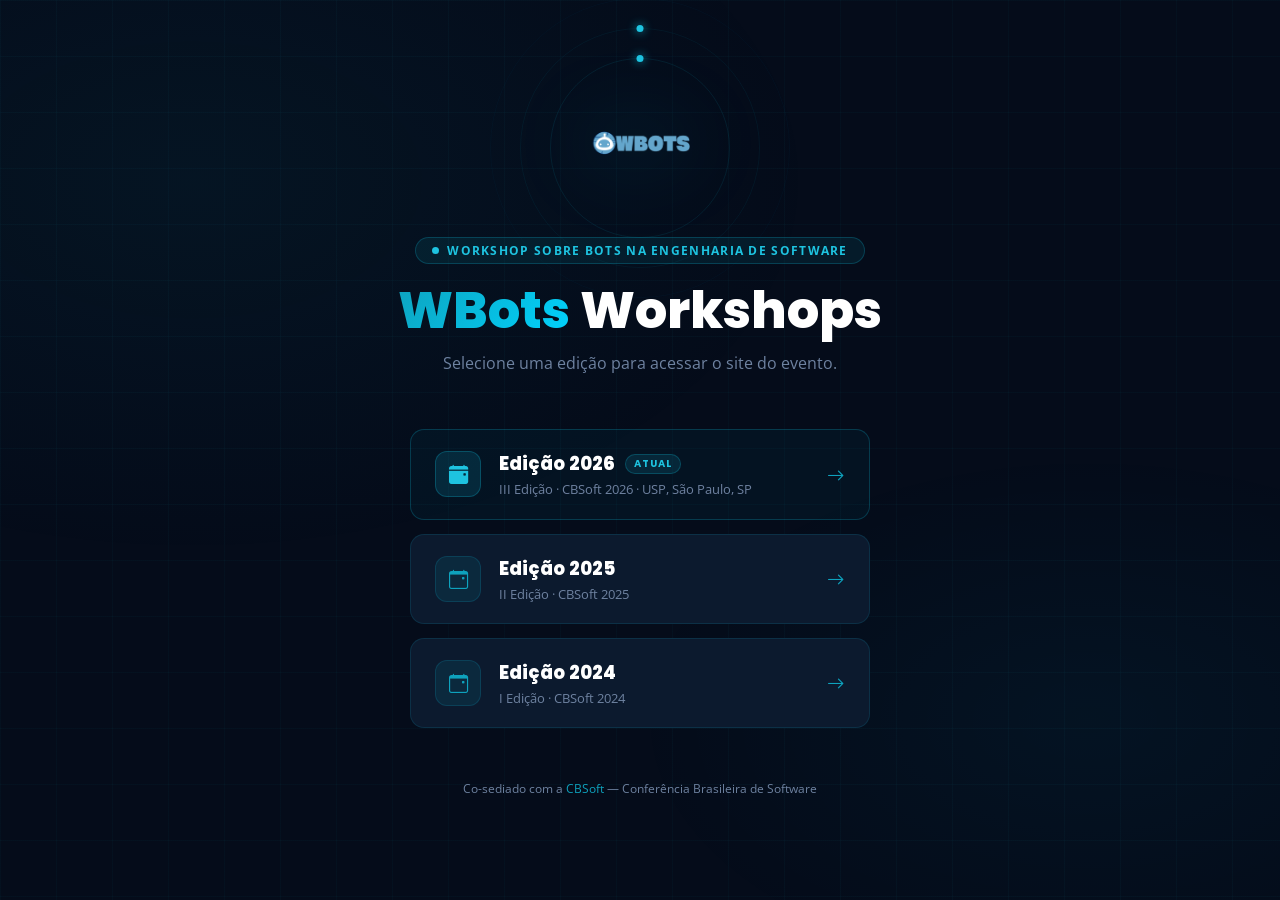
<file: index.html>
<!DOCTYPE html>
<html lang="pt-BR">
<head>
  <meta charset="UTF-8">
  <meta name="viewport" content="width=device-width, initial-scale=1.0">
  <title>WBOTS — Workshop sobre Bots na Engenharia de Software</title>

  <link rel="preconnect" href="https://fonts.googleapis.com">
  <link rel="preconnect" href="https://fonts.gstatic.com" crossorigin>
  <link href="https://fonts.googleapis.com/css2?family=Open+Sans:wght@300;400;500;600;700&family=Poppins:wght@300;400;500;600;700;800&family=Source+Sans+Pro:wght@300;400;600;700&display=swap" rel="stylesheet">
  <link href="https://cdn.jsdelivr.net/npm/bootstrap-icons@1.11.3/font/bootstrap-icons.css" rel="stylesheet">

  <style>
    :root {
      --w-bg:      #050c1a;
      --w-bg2:     #080f1e;
      --w-card:    #0c1a2e;
      --w-card2:   #0f1e35;
      --w-border:  rgba(14,162,189,.16);
      --w-glow:    rgba(14,162,189,.30);
      --w-primary: #0ea2bd;
      --w-light:   #1ec3e0;
      --w-accent:  #00d4ff;
      --w-text:    #dde6f0;
      --w-muted:   #6e82a0;
    }

    *, *::before, *::after { box-sizing: border-box; margin: 0; padding: 0; }

    body {
      background: var(--w-bg);
      color: var(--w-text);
      font-family: 'Open Sans', system-ui, sans-serif;
      min-height: 100vh;
      display: flex;
      flex-direction: column;
      align-items: center;
      justify-content: center;
      padding: 40px 20px;
      position: relative;
      overflow-x: hidden;
    }

    /* ── GRID BACKGROUND ── */
    body::before {
      content: '';
      position: fixed;
      inset: 0;
      background-image:
        linear-gradient(rgba(14,162,189,.04) 1px, transparent 1px),
        linear-gradient(90deg, rgba(14,162,189,.04) 1px, transparent 1px);
      background-size: 56px 56px;
      pointer-events: none;
      z-index: 0;
    }

    body::after {
      content: '';
      position: fixed;
      inset: 0;
      background:
        radial-gradient(ellipse 70% 60% at 15% 20%, rgba(14,162,189,.06) 0%, transparent 70%),
        radial-gradient(ellipse 60% 50% at 85% 80%, rgba(0,212,255,.04) 0%, transparent 60%);
      pointer-events: none;
      z-index: 0;
    }

    /* ── HERO VISUAL ── */
    .hero-visual {
      position: relative;
      display: flex;
      justify-content: center;
      align-items: center;
      margin-bottom: 44px;
      z-index: 1;
    }

    .hero-visual img {
      width: 120px;
      filter: drop-shadow(0 0 40px rgba(14,162,189,.35));
      animation: float 7s ease-in-out infinite;
      position: relative;
      z-index: 2;
    }

    @keyframes float {
      0%,100% { transform: translateY(0); }
      50% { transform: translateY(-12px); }
    }

    .ring {
      position: absolute;
      border-radius: 50%;
      border: 1px solid rgba(14,162,189,.12);
    }
    .ring-1 { width: 180px; height: 180px; animation: spin 24s linear infinite; }
    .ring-2 { width: 240px; height: 240px; animation: spin 38s linear infinite reverse; border-color: rgba(14,162,189,.07); }
    .ring-3 { width: 300px; height: 300px; animation: spin 52s linear infinite; border-color: rgba(14,162,189,.04); }

    .ring-1::before, .ring-2::before {
      content: '';
      position: absolute;
      top: -4px; left: 50%;
      width: 7px; height: 7px;
      background: var(--w-light);
      border-radius: 50%;
      box-shadow: 0 0 10px var(--w-primary);
      transform: translateX(-50%);
    }

    @keyframes spin {
      from { transform: rotate(0deg); }
      to   { transform: rotate(360deg); }
    }

    /* ── EYEBROW ── */
    .eyebrow {
      display: inline-flex;
      align-items: center;
      gap: 8px;
      background: rgba(14,162,189,.10);
      border: 1px solid rgba(14,162,189,.28);
      color: var(--w-light);
      padding: 5px 16px;
      border-radius: 100px;
      font-size: .72rem;
      font-weight: 700;
      letter-spacing: 1.3px;
      text-transform: uppercase;
      margin-bottom: 18px;
      position: relative;
      z-index: 1;
    }

    .dot {
      width: 7px; height: 7px;
      background: var(--w-light);
      border-radius: 50%;
      animation: blink 2s ease infinite;
      flex-shrink: 0;
    }

    @keyframes blink {
      0%,100% { opacity:1; transform:scale(1); }
      50%      { opacity:.3; transform:scale(.65); }
    }

    /* ── TITLE ── */
    .main-title {
      font-family: 'Poppins', sans-serif;
      font-size: clamp(1.9rem, 5vw, 3.2rem);
      font-weight: 800;
      color: #fff;
      text-align: center;
      line-height: 1.1;
      margin-bottom: 12px;
      position: relative;
      z-index: 1;
    }

    .main-title .grad {
      background: linear-gradient(130deg, var(--w-primary), var(--w-accent));
      -webkit-background-clip: text;
      -webkit-text-fill-color: transparent;
      background-clip: text;
    }

    .main-subtitle {
      color: var(--w-muted);
      font-size: .97rem;
      text-align: center;
      max-width: 480px;
      line-height: 1.75;
      margin-bottom: 52px;
      position: relative;
      z-index: 1;
    }

    /* ── EDITION CARDS ── */
    .editions-grid {
      display: flex;
      flex-direction: column;
      gap: 14px;
      width: 100%;
      max-width: 460px;
      position: relative;
      z-index: 1;
    }

    .edition-card {
      display: flex;
      align-items: center;
      gap: 18px;
      background: var(--w-card);
      border: 1px solid var(--w-border);
      border-radius: 14px;
      padding: 20px 24px;
      text-decoration: none;
      color: var(--w-text);
      transition: border-color .25s, box-shadow .25s, transform .25s, background .25s;
      position: relative;
      overflow: hidden;
    }

    .edition-card::before {
      content: '';
      position: absolute;
      top: 0; left: 0; right: 0; height: 1px;
      background: linear-gradient(90deg, transparent, var(--w-primary), transparent);
      opacity: 0;
      transition: opacity .3s;
    }

    .edition-card:hover {
      border-color: rgba(14,162,189,.38);
      box-shadow: 0 8px 32px rgba(14,162,189,.12);
      transform: translateY(-3px);
      background: var(--w-card2);
      color: var(--w-text);
      text-decoration: none;
    }

    .edition-card:hover::before { opacity: 1; }

    .edition-card.featured {
      border-color: rgba(14,162,189,.28);
      background: rgba(14,162,189,.05);
    }

    .card-icon {
      width: 46px; height: 46px;
      flex-shrink: 0;
      background: rgba(14,162,189,.11);
      border: 1px solid rgba(14,162,189,.20);
      border-radius: 12px;
      display: flex;
      align-items: center;
      justify-content: center;
      font-size: 1.2rem;
      color: var(--w-primary);
    }

    .edition-card.featured .card-icon {
      background: rgba(14,162,189,.16);
      border-color: rgba(14,162,189,.32);
      color: var(--w-light);
    }

    .card-body { flex: 1; }

    .card-year {
      font-family: 'Poppins', sans-serif;
      font-size: 1.15rem;
      font-weight: 800;
      color: #fff;
      display: flex;
      align-items: center;
      gap: 10px;
      margin-bottom: 3px;
    }

    .badge-new {
      font-size: .62rem;
      font-weight: 700;
      text-transform: uppercase;
      letter-spacing: .9px;
      background: rgba(14,162,189,.15);
      border: 1px solid rgba(14,162,189,.30);
      color: var(--w-light);
      padding: 2px 8px;
      border-radius: 100px;
    }

    .card-desc {
      font-size: .82rem;
      color: var(--w-muted);
      line-height: 1.4;
    }

    .card-arrow {
      color: var(--w-primary);
      font-size: 1.1rem;
      transition: transform .22s;
      flex-shrink: 0;
    }

    .edition-card:hover .card-arrow { transform: translateX(4px); }

    /* ── FOOTER NOTE ── */
    .footer-note {
      margin-top: 52px;
      color: var(--w-muted);
      font-size: .75rem;
      text-align: center;
      position: relative;
      z-index: 1;
    }

    .footer-note a { color: var(--w-primary); text-decoration: none; }
    .footer-note a:hover { color: var(--w-light); }

    @media (max-width: 480px) {
      .ring-3 { display: none; }
    }
  </style>
</head>
<body>

  <div class="hero-visual">
    <div class="ring ring-1"></div>
    <div class="ring ring-2"></div>
    <div class="ring ring-3"></div>
    <img src="2026/assets/img/logo4.png" alt="WBots" onerror="this.style.display='none'">
  </div>

  <div class="eyebrow">
    <span class="dot"></span>
    Workshop sobre Bots na Engenharia de Software
  </div>

  <h1 class="main-title">
    <span class="grad">WBots</span> Workshops
  </h1>

  <p class="main-subtitle">
    Selecione uma edição para acessar o site do evento.
  </p>

  <div class="editions-grid" id="editions-grid"></div>

  <p class="footer-note">
    Co-sediado com a <a href="https://cbsoft.sbc.org.br/" target="_blank">CBSoft</a> — Conferência Brasileira de Software
  </p>

  <script>
    const editions = [
      { year: 2026, desc: 'III Edição · CBSoft 2026 · USP, São Paulo, SP', featured: true },
      { year: 2025, desc: 'II Edição · CBSoft 2025',                  featured: false },
      { year: 2024, desc: 'I Edição · CBSoft 2024',                   featured: false },
    ];

    const grid = document.getElementById('editions-grid');

    editions.forEach(({ year, desc, featured }) => {
      const a = document.createElement('a');
      a.href = `${year}/`;
      a.className = 'edition-card' + (featured ? ' featured' : '');
      a.innerHTML = `
        <div class="card-icon"><i class="bi bi-calendar-event${featured ? '-fill' : ''}"></i></div>
        <div class="card-body">
          <div class="card-year">
            Edição ${year}
            ${featured ? '<span class="badge-new">Atual</span>' : ''}
          </div>
          <div class="card-desc">${desc}</div>
        </div>
        <i class="bi bi-arrow-right card-arrow"></i>
      `;
      grid.appendChild(a);
    });
  </script>

</body>
</html>
</file>
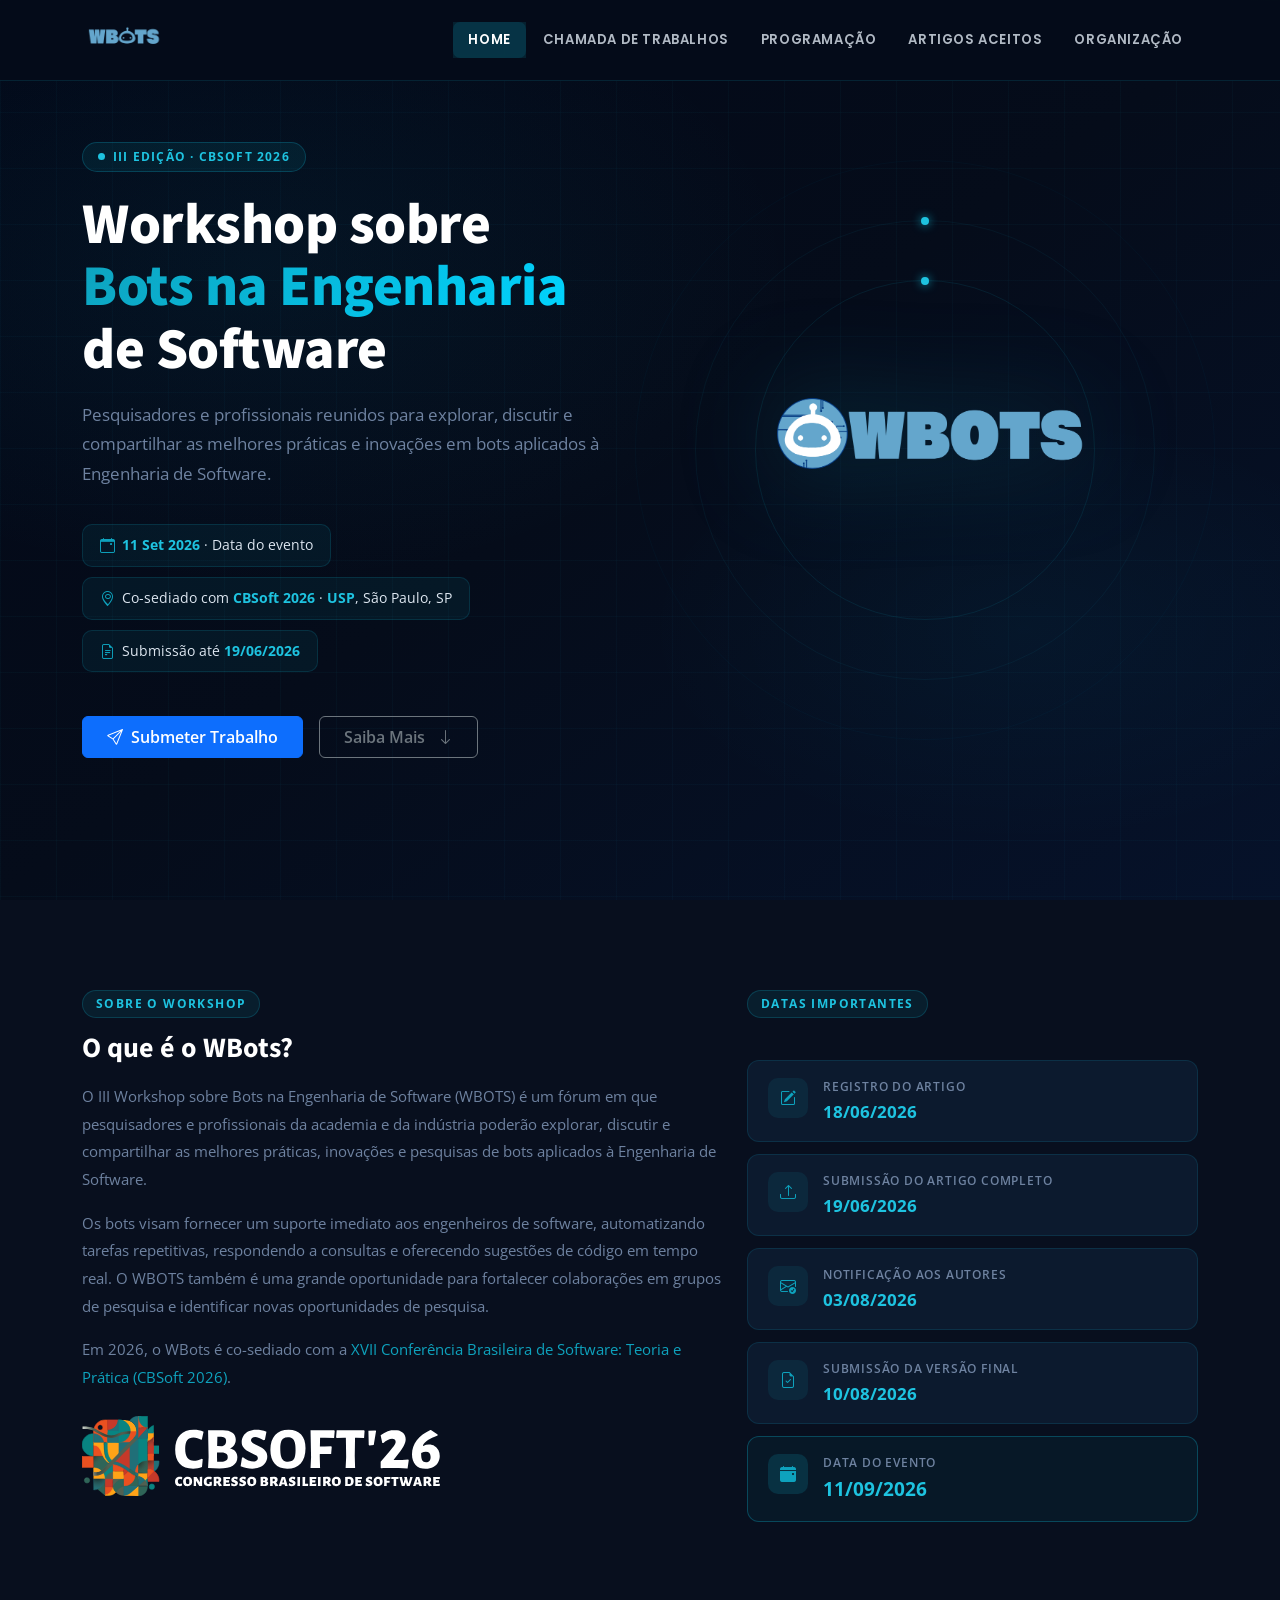
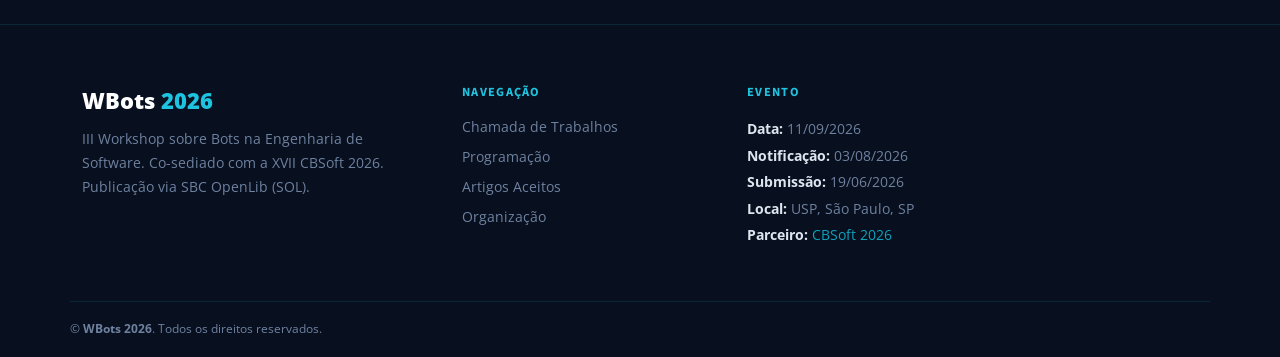
<file: 2026/index.html>
<!DOCTYPE html>
<html lang="pt-BR">
<head>
  <meta charset="utf-8">
  <meta content="width=device-width, initial-scale=1.0" name="viewport">
  <title>WBots 2026 — Workshop sobre Bots na Engenharia de Software</title>
  <meta content="III Workshop sobre Bots na Engenharia de Software, co-sediado com CBSoft 2026" name="description">

  <link href="assets/img/icon.png" rel="icon">
  <link href="assets/img/apple-touch-icon.png" rel="apple-touch-icon">

  <link rel="preconnect" href="https://fonts.googleapis.com">
  <link rel="preconnect" href="https://fonts.gstatic.com" crossorigin>
  <link href="https://fonts.googleapis.com/css2?family=Open+Sans:ital,wght@0,300;0,400;0,500;0,600;0,700;1,400&family=Poppins:wght@300;400;500;600;700;800&family=Source+Sans+Pro:wght@300;400;600;700&display=swap" rel="stylesheet">

  <link href="assets/vendor/bootstrap/css/bootstrap.min.css" rel="stylesheet">
  <link href="assets/vendor/bootstrap-icons/bootstrap-icons.css" rel="stylesheet">
  <link href="assets/vendor/aos/aos.css" rel="stylesheet">
  <link href="assets/css/variables.css" rel="stylesheet">
  <link href="assets/css/main.css" rel="stylesheet">
  <link href="assets/css/wbots-2026.css" rel="stylesheet">
</head>

<body>

  <script>
    (function() {
      if (location.protocol === 'file:') return;
      var x = new XMLHttpRequest();
      x.open('GET', 'partials/header.html', false);
      x.send(null);
      if (x.status === 200) document.write(x.responseText);
    })();
  </script>

  <!-- ======= Hero ======= -->
  <section class="hero-wbots">
    <div class="container">
      <div class="row align-items-center gy-5">

        <div class="col-lg-6 hero-content" data-aos="fade-right" data-aos-duration="800">
          <div class="hero-eyebrow">
            <span class="dot"></span>
            III Edição · CBSoft 2026
          </div>
          <h1 class="hero-title">
            Workshop sobre<br>
            <span class="grad">Bots na Engenharia</span><br>
            de Software
          </h1>
          <p class="hero-sub">
            Pesquisadores e profissionais reunidos para explorar, discutir e compartilhar as melhores práticas e inovações em bots aplicados à Engenharia de Software.
          </p>
          <div class="hero-badges">
            <div class="hero-badge">
              <i class="bi bi-calendar-event"></i>
              <div><strong>11 Set 2026</strong> · Data do evento</div>
            </div>
            <div class="hero-badge">
              <i class="bi bi-geo-alt"></i>
              <div>Co-sediado com <strong>CBSoft 2026</strong> · <strong>USP</strong>, São Paulo, SP</div>
            </div>
            <div class="hero-badge">
              <i class="bi bi-file-earmark-text"></i>
              <div>Submissão até <strong>19/06/2026</strong></div>
            </div>
          </div>
          <div class="d-flex gap-3 flex-wrap">
            <a href="callForPapers.html" class="btn btn-primary px-4 py-2 fw-semibold">
              <i class="bi bi-send me-2"></i>Submeter Trabalho
            </a>
            <a href="#sobre" class="btn btn-outline-secondary px-4 py-2 fw-semibold">
              Saiba Mais <i class="bi bi-arrow-down ms-2"></i>
            </a>
          </div>
        </div>

        <div class="col-lg-6 d-flex justify-content-center" data-aos="fade-left" data-aos-duration="1000">
          <div class="hero-visual">
            <div class="ring ring-1"></div>
            <div class="ring ring-2"></div>
            <div class="ring ring-3"></div>
            <img src="assets/img/logo4.png" alt="WBots 2026">
          </div>
        </div>

      </div>
    </div>
  </section>

  <main id="main">

    <!-- ======= Sobre ======= -->
    <section id="sobre" class="about-section">
      <div class="container">
        <div class="row gy-5 align-items-start">

          <div class="col-lg-7" data-aos="fade-right">
            <div class="section-tag">Sobre o Workshop</div>
            <div class="about-text">
              <h3>O que é o WBots?</h3>
              <p>
                O III Workshop sobre Bots na Engenharia de Software (WBOTS) é um fórum em que pesquisadores e
                profissionais da academia e da indústria poderão explorar, discutir e compartilhar as melhores
                práticas, inovações e pesquisas de bots aplicados à Engenharia de Software.
              </p>
              <p>
                Os bots visam fornecer um suporte imediato aos engenheiros de software, automatizando tarefas
                repetitivas, respondendo a consultas e oferecendo sugestões de código em tempo real. O WBOTS também é
                uma grande oportunidade para fortalecer colaborações em grupos de pesquisa e identificar novas
                oportunidades de pesquisa.
              </p>
              <p>
                Em 2026, o WBots é co-sediado com a
                <a href="https://cbsoft.sbc.org.br/2026/cbsoft/" target="_blank">XVII Conferência Brasileira de Software: Teoria e Prática (CBSoft 2026)</a>.
              </p>
              <div class="mt-4">
                <img src="assets/img/cbsoft-2026-logo.svg" alt="CBSoft 2026" class="img-fluid" style="max-height:80px; filter:brightness(1.1);">
              </div>
            </div>
          </div>

          <div class="col-lg-5" data-aos="fade-left" data-aos-delay="100">
            <div class="section-tag">Datas Importantes</div>
            <div style="margin-bottom:28px;"></div>

            <div class="date-item">
              <div class="date-icon"><i class="bi bi-pencil-square"></i></div>
              <div>
                <div class="date-label">Registro do artigo</div>
                <div class="date-value">18/06/2026</div>
              </div>
            </div>

            <div class="date-item">
              <div class="date-icon"><i class="bi bi-upload"></i></div>
              <div>
                <div class="date-label">Submissão do artigo completo</div>
                <div class="date-value">19/06/2026</div>
              </div>
            </div>

            <div class="date-item">
              <div class="date-icon"><i class="bi bi-envelope-check"></i></div>
              <div>
                <div class="date-label">Notificação aos autores</div>
                <div class="date-value">03/08/2026</div>
              </div>
            </div>

            <div class="date-item">
              <div class="date-icon"><i class="bi bi-file-earmark-check"></i></div>
              <div>
                <div class="date-label">Submissão da versão final</div>
                <div class="date-value">10/08/2026</div>
              </div>
            </div>

            <div class="date-item" style="border-color:rgba(14,162,189,.35); background:rgba(14,162,189,.06);">
              <div class="date-icon" style="background:rgba(14,162,189,.18);"><i class="bi bi-calendar-event-fill"></i></div>
              <div>
                <div class="date-label">Data do evento</div>
                <div class="date-value" style="font-size:1.2rem;">11/09/2026</div>
              </div>
            </div>

          </div>
        </div>
      </div>
    </section>

  </main>

  <script>
    (function() {
      if (location.protocol === 'file:') return;
      var x = new XMLHttpRequest();
      x.open('GET', 'partials/footer.html', false);
      x.send(null);
      if (x.status === 200) document.write(x.responseText);
    })();
  </script>

  <a href="#" class="scroll-top d-flex align-items-center justify-content-center">
    <i class="bi bi-arrow-up-short"></i>
  </a>
  <div id="preloader"></div>

  <script src="assets/vendor/bootstrap/js/bootstrap.bundle.min.js"></script>
  <script src="assets/vendor/aos/aos.js"></script>
  <script src="assets/vendor/glightbox/js/glightbox.min.js"></script>
  <script src="assets/vendor/isotope-layout/isotope.pkgd.min.js"></script>
  <script src="assets/vendor/swiper/swiper-bundle.min.js"></script>
  <script src="assets/vendor/php-email-form/validate.js"></script>
  <script src="assets/js/main.js"></script>

</body>
</html>
</file>
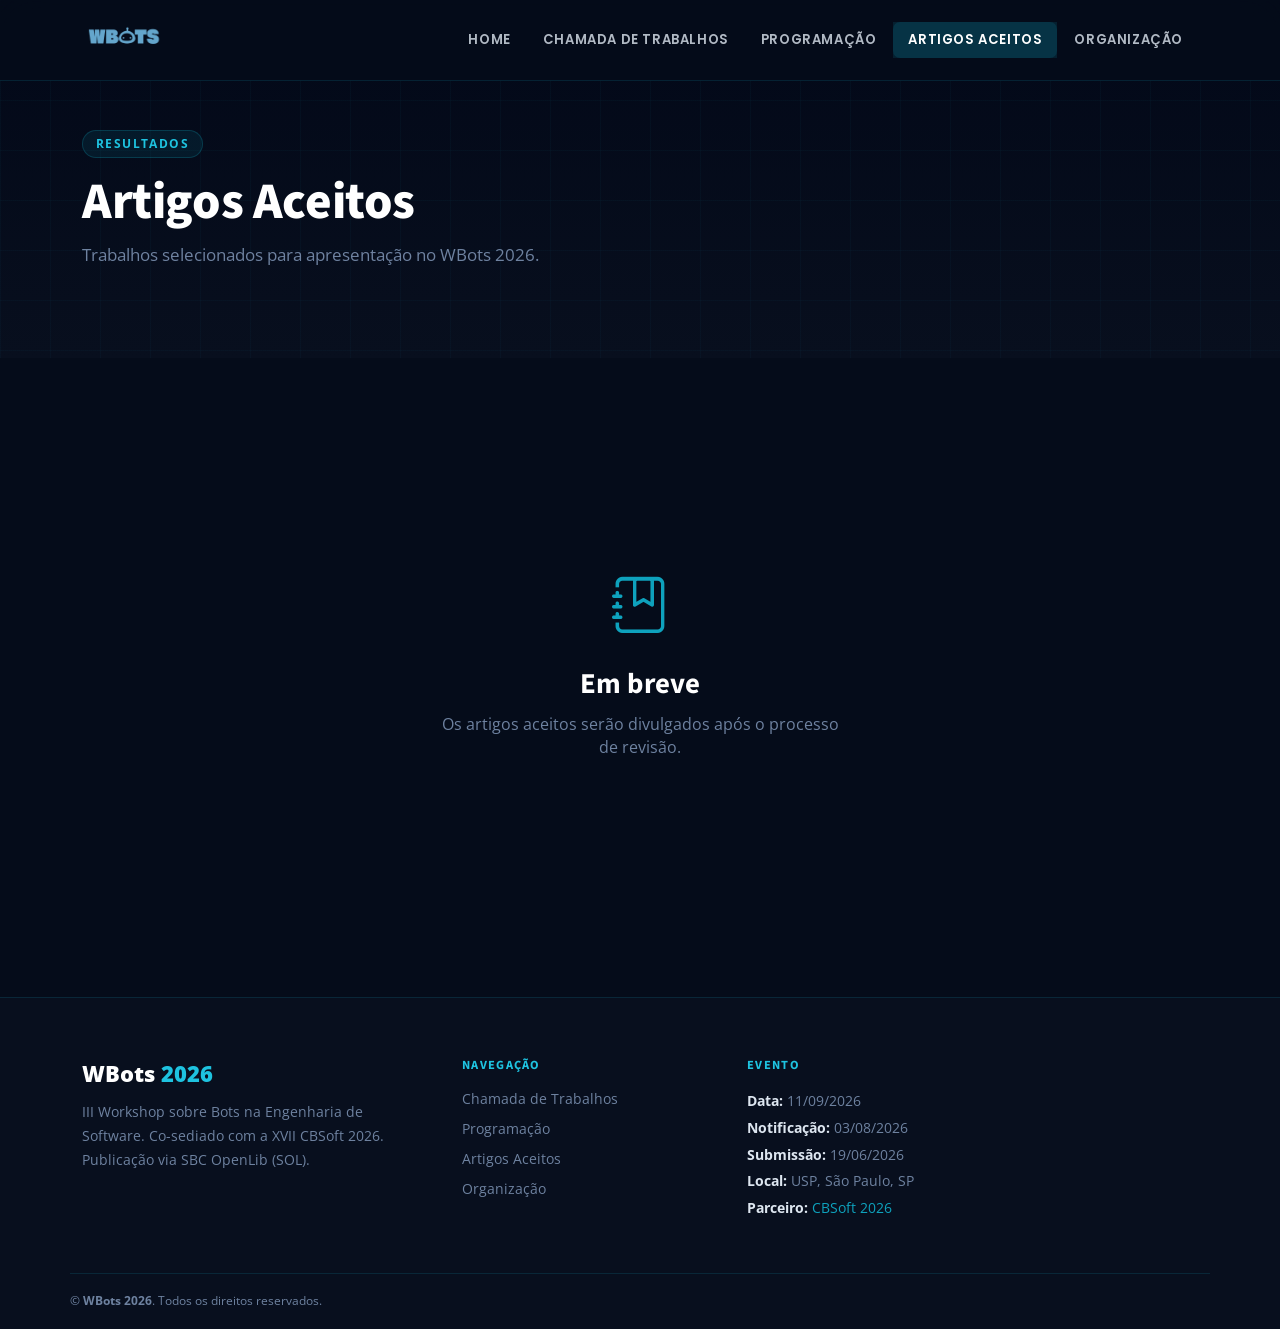
<file: 2026/acceptedPapers.html>
<!DOCTYPE html>
<html lang="pt-BR">
<head>
  <meta charset="utf-8">
  <meta content="width=device-width, initial-scale=1.0" name="viewport">
  <title>Artigos Aceitos — WBots 2026</title>
  <meta content="Artigos aceitos no WBots 2026" name="description">

  <link href="assets/img/icon.png" rel="icon">
  <link href="assets/img/apple-touch-icon.png" rel="apple-touch-icon">

  <link rel="preconnect" href="https://fonts.googleapis.com">
  <link rel="preconnect" href="https://fonts.gstatic.com" crossorigin>
  <link href="https://fonts.googleapis.com/css2?family=Open+Sans:ital,wght@0,300;0,400;0,500;0,600;0,700;1,400&family=Poppins:wght@300;400;500;600;700;800&family=Source+Sans+Pro:wght@300;400;600;700&display=swap" rel="stylesheet">

  <link href="assets/vendor/bootstrap/css/bootstrap.min.css" rel="stylesheet">
  <link href="assets/vendor/bootstrap-icons/bootstrap-icons.css" rel="stylesheet">
  <link href="assets/vendor/aos/aos.css" rel="stylesheet">
  <link href="assets/css/variables.css" rel="stylesheet">
  <link href="assets/css/main.css" rel="stylesheet">
  <link href="assets/css/wbots-2026.css" rel="stylesheet">
</head>

<body>

  <script>
    (function() {
      if (location.protocol === 'file:') return;
      var x = new XMLHttpRequest();
      x.open('GET', 'partials/header.html', false);
      x.send(null);
      if (x.status === 200) document.write(x.responseText);
    })();
  </script>

  <section class="page-hero">
    <div class="container">
      <div class="section-tag" data-aos="fade-up">Resultados</div>
      <h1 data-aos="fade-up" data-aos-delay="50">Artigos Aceitos</h1>
      <p data-aos="fade-up" data-aos-delay="100">Trabalhos selecionados para apresentação no WBots 2026.</p>
    </div>
  </section>

  <main id="main">
    <section class="papers-section" style="padding:80px 0;">
      <div class="container">

        <div id="accepted-list" class="row g-3" data-aos="fade-up"></div>

        <div id="accepted-fallback" class="coming-soon" style="display:none;">
          <div class="cs-icon"><i class="bi bi-journal-bookmark"></i></div>
          <h2>Em breve</h2>
          <p>Os artigos aceitos serão divulgados após o processo de revisão.</p>
        </div>

      </div>
    </section>
  </main>

  <script>
    (function() {
      if (location.protocol === 'file:') return;
      var x = new XMLHttpRequest();
      x.open('GET', 'partials/footer.html', false);
      x.send(null);
      if (x.status === 200) document.write(x.responseText);
    })();
  </script>

  <a href="#" class="scroll-top d-flex align-items-center justify-content-center">
    <i class="bi bi-arrow-up-short"></i>
  </a>
  <div id="preloader"></div>

  <script src="assets/vendor/bootstrap/js/bootstrap.bundle.min.js"></script>
  <script src="assets/vendor/aos/aos.js"></script>
  <script src="assets/vendor/glightbox/js/glightbox.min.js"></script>
  <script src="assets/vendor/isotope-layout/isotope.pkgd.min.js"></script>
  <script src="assets/vendor/swiper/swiper-bundle.min.js"></script>
  <script src="assets/vendor/php-email-form/validate.js"></script>

  <script>
    const acceptedPapers = [];

    function renderAccepted(list) {
      const wrap = document.getElementById("accepted-list");
      const fallback = document.getElementById("accepted-fallback");
      wrap.innerHTML = "";

      if (!Array.isArray(list) || list.length === 0) {
        fallback.style.display = "flex";
        return;
      }
      fallback.style.display = "none";

      list.forEach((p, idx) => {
        const col = document.createElement("div");
        col.className = "col-12";
        col.setAttribute("data-aos", "fade-up");
        col.setAttribute("data-aos-delay", String(40 * (idx % 6)));

        col.innerHTML = `
          <div class="paper-card">
            <span class="badge">${p.type || "Artigo"}</span>
            <div class="paper-title">${p.title}</div>
            <p class="paper-authors"><strong>Autores:</strong> ${Array.isArray(p.authors) ? p.authors.join(", ") : ""}</p>
          </div>`;

        wrap.appendChild(col);
      });
    }

    document.addEventListener("DOMContentLoaded", () => renderAccepted(acceptedPapers));
  </script>

  <script src="assets/js/main.js"></script>
</body>
</html>
</file>
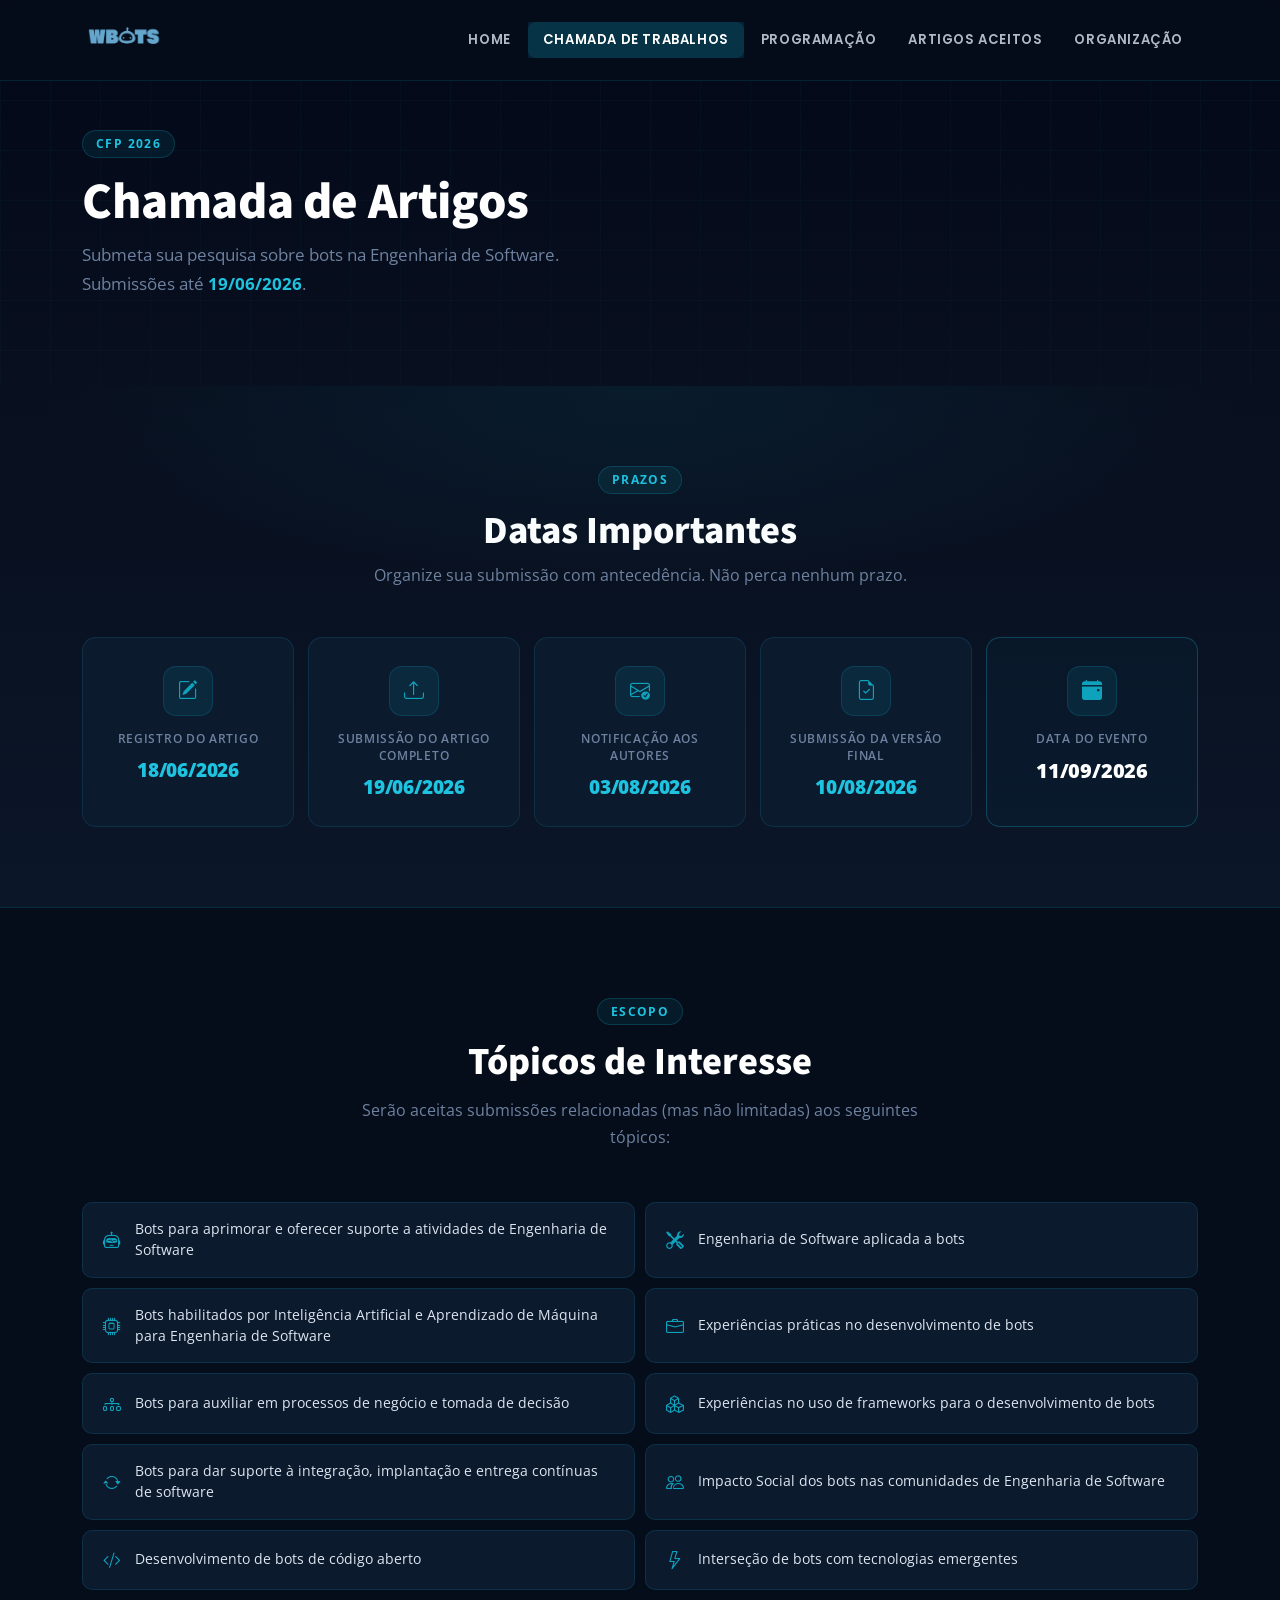
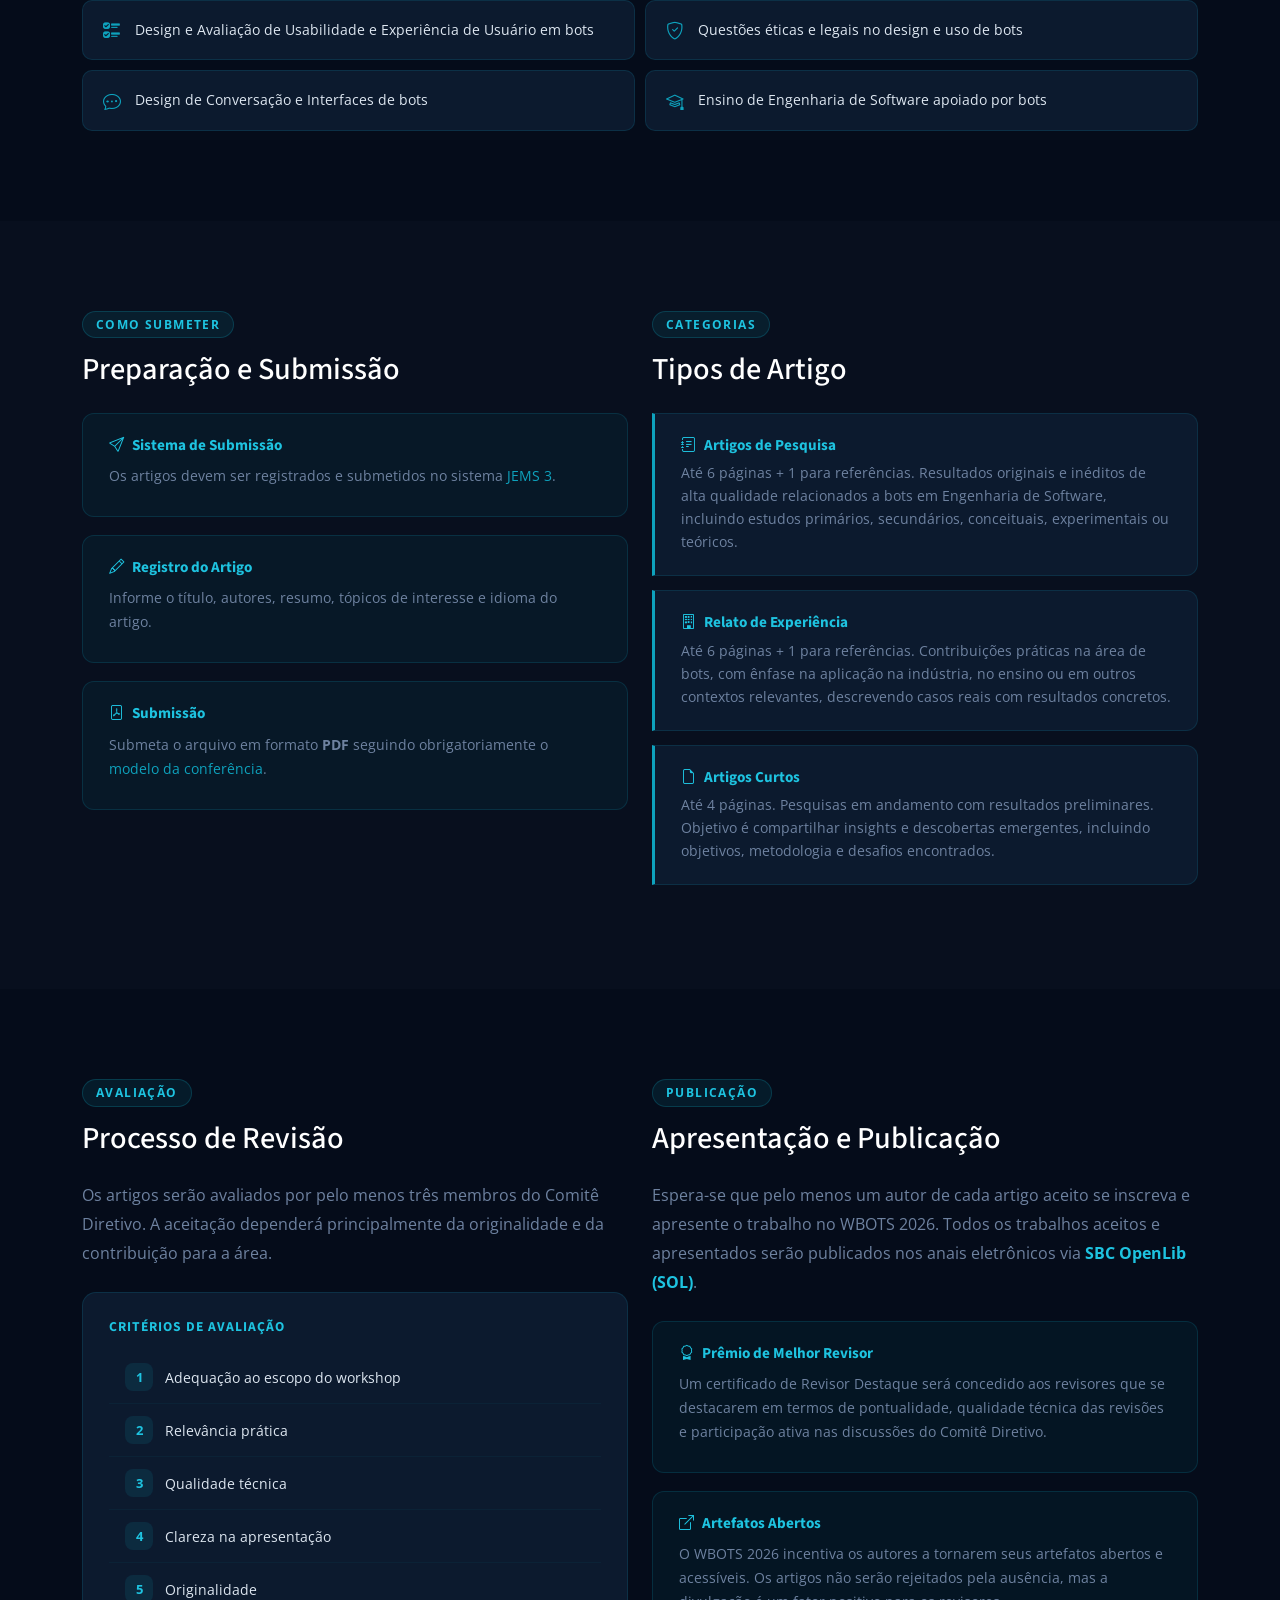
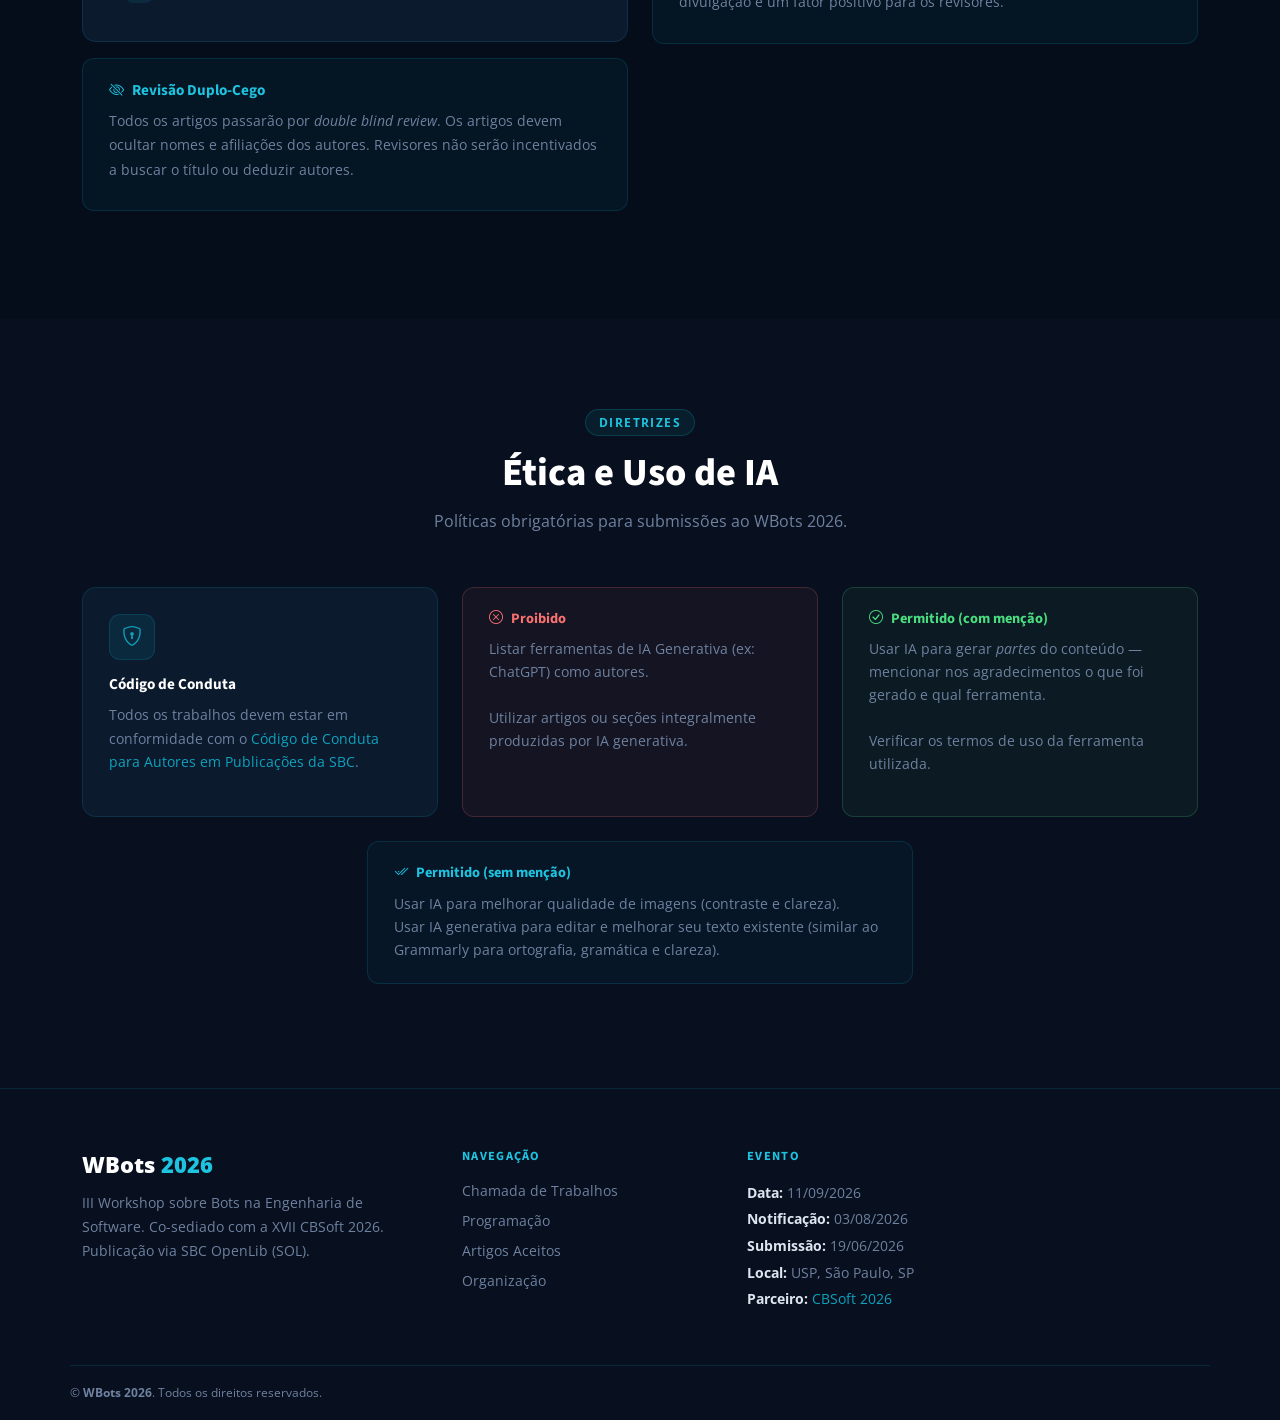
<file: 2026/callForPapers.html>
<!DOCTYPE html>
<html lang="pt-BR">
<head>
  <meta charset="utf-8">
  <meta content="width=device-width, initial-scale=1.0" name="viewport">
  <title>Chamada de Trabalhos — WBots 2026</title>
  <meta content="Chamada de artigos para o WBots 2026" name="description">

  <link href="assets/img/icon.png" rel="icon">
  <link href="assets/img/apple-touch-icon.png" rel="apple-touch-icon">

  <link rel="preconnect" href="https://fonts.googleapis.com">
  <link rel="preconnect" href="https://fonts.gstatic.com" crossorigin>
  <link href="https://fonts.googleapis.com/css2?family=Open+Sans:ital,wght@0,300;0,400;0,500;0,600;0,700;1,400&family=Poppins:wght@300;400;500;600;700;800&family=Source+Sans+Pro:wght@300;400;600;700&display=swap" rel="stylesheet">

  <link href="assets/vendor/bootstrap/css/bootstrap.min.css" rel="stylesheet">
  <link href="assets/vendor/bootstrap-icons/bootstrap-icons.css" rel="stylesheet">
  <link href="assets/vendor/aos/aos.css" rel="stylesheet">
  <link href="assets/css/variables.css" rel="stylesheet">
  <link href="assets/css/main.css" rel="stylesheet">
  <link href="assets/css/wbots-2026.css" rel="stylesheet">
</head>

<body>

  <script>
    (function() {
      if (location.protocol === 'file:') return;
      var x = new XMLHttpRequest();
      x.open('GET', 'partials/header.html', false);
      x.send(null);
      if (x.status === 200) document.write(x.responseText);
    })();
  </script>

  <section class="page-hero">
    <div class="container">
      <div class="section-tag" data-aos="fade-up">CFP 2026</div>
      <h1 data-aos="fade-up" data-aos-delay="50">Chamada de Artigos</h1>
      <p data-aos="fade-up" data-aos-delay="100">
        Submeta sua pesquisa sobre bots na Engenharia de Software. Submissões até <strong style="color:var(--w-light)">19/06/2026</strong>.
      </p>
    </div>
  </section>

  <main id="main">

    <!-- Datas Importantes -->
    <section class="dates-banner-section">
      <div class="container">

        <div class="dates-banner-header" data-aos="fade-up">
          <div class="section-tag">Prazos</div>
          <h2>Datas Importantes</h2>
          <p>Organize sua submissão com antecedência. Não perca nenhum prazo.</p>
        </div>

        <div class="dates-banner-grid" data-aos="fade-up" data-aos-delay="80">

          <div class="date-banner-card">
            <div class="dbc-icon"><i class="bi bi-pencil-square"></i></div>
            <div class="dbc-label">Registro do Artigo</div>
            <div class="dbc-date">18/06/2026</div>
          </div>

          <div class="date-banner-card">
            <div class="dbc-icon"><i class="bi bi-upload"></i></div>
            <div class="dbc-label">Submissão do Artigo Completo</div>
            <div class="dbc-date">19/06/2026</div>
          </div>

          <div class="date-banner-card">
            <div class="dbc-icon"><i class="bi bi-envelope-check"></i></div>
            <div class="dbc-label">Notificação aos Autores</div>
            <div class="dbc-date">03/08/2026</div>
          </div>

          <div class="date-banner-card">
            <div class="dbc-icon"><i class="bi bi-file-earmark-check"></i></div>
            <div class="dbc-label">Submissão da Versão Final</div>
            <div class="dbc-date">10/08/2026</div>
          </div>

          <div class="date-banner-card dbc-event">
            <div class="dbc-icon"><i class="bi bi-calendar-event-fill"></i></div>
            <div class="dbc-label">Data do Evento</div>
            <div class="dbc-date">11/09/2026</div>
          </div>

        </div>
      </div>
    </section>

    <!-- Tópicos -->
    <section class="topics-section">
      <div class="container">

        <div class="section-header" data-aos="fade-up">
          <div class="section-tag">Escopo</div>
          <h2>Tópicos de Interesse</h2>
          <p>Serão aceitas submissões relacionadas (mas não limitadas) aos seguintes tópicos:</p>
        </div>

        <div class="topics-grid" data-aos="fade-up" data-aos-delay="100">
          <div class="topic-item"><i class="bi bi-robot"></i><span>Bots para aprimorar e oferecer suporte a atividades de Engenharia de Software</span></div>
          <div class="topic-item"><i class="bi bi-tools"></i><span>Engenharia de Software aplicada a bots</span></div>

          <div class="topic-item"><i class="bi bi-cpu"></i><span>Bots habilitados por Inteligência Artificial e Aprendizado de Máquina para Engenharia de Software</span></div>
          <div class="topic-item"><i class="bi bi-briefcase"></i><span>Experiências práticas no desenvolvimento de bots</span></div>

          <div class="topic-item"><i class="bi bi-diagram-3"></i><span>Bots para auxiliar em processos de negócio e tomada de decisão</span></div>
          <div class="topic-item"><i class="bi bi-boxes"></i><span>Experiências no uso de frameworks para o desenvolvimento de bots</span></div>

          <div class="topic-item"><i class="bi bi-arrow-repeat"></i><span>Bots para dar suporte à integração, implantação e entrega contínuas de software</span></div>
          <div class="topic-item"><i class="bi bi-people"></i><span>Impacto Social dos bots nas comunidades de Engenharia de Software</span></div>

          <div class="topic-item"><i class="bi bi-code-slash"></i><span>Desenvolvimento de bots de código aberto</span></div>
          <div class="topic-item"><i class="bi bi-lightning"></i><span>Interseção de bots com tecnologias emergentes</span></div>

          <div class="topic-item"><i class="bi bi-ui-checks"></i><span>Design e Avaliação de Usabilidade e Experiência de Usuário em bots</span></div>
          <div class="topic-item"><i class="bi bi-shield-check"></i><span>Questões éticas e legais no design e uso de bots</span></div>

          <div class="topic-item"><i class="bi bi-chat-dots"></i><span>Design de Conversação e Interfaces de bots</span></div>
          <div class="topic-item"><i class="bi bi-mortarboard"></i><span>Ensino de Engenharia de Software apoiado por bots</span></div>
        </div>

      </div>
    </section>

    <!-- Submissão -->
    <section style="background:var(--w-bg2); padding:90px 0;">
      <div class="container">

        <div class="row gy-5">
          <div class="col-lg-6" data-aos="fade-right">
            <div class="section-tag">Como Submeter</div>
            <h2 class="mb-4" style="font-size:1.9rem;">Preparação e Submissão</h2>

            <div class="info-box">
              <h5><i class="bi bi-send"></i> Sistema de Submissão</h5>
              <p>Os artigos devem ser registrados e submetidos no sistema <a href="https://jems3.sbc.org.br" target="_blank">JEMS 3</a>.</p>
            </div>

            <div class="info-box">
              <h5><i class="bi bi-pencil"></i> Registro do Artigo</h5>
              <p>Informe o título, autores, resumo, tópicos de interesse e idioma do artigo.</p>
            </div>

            <div class="info-box">
              <h5><i class="bi bi-file-pdf"></i> Submissão</h5>
              <p>Submeta o arquivo em formato <strong>PDF</strong> seguindo obrigatoriamente o
                <a href="https://nam10.safelinks.protection.outlook.com/?url=https%3A%2F%2Fcbsoft.sbc.org.br%2F2026%2FTemplate_para_eventos_do_CBSoft.zip&data=05%7C02%7Cleo.paschoal%40pucpr.br%7C6c31150f1b5a4012573508de8eba935d%7C8a1ef6c383244103bf4a1328c5dc3653%7C0%7C0%7C639105129338461467%7CUnknown%7CTWFpbGZsb3d8eyJFbXB0eU1hcGkiOnRydWUsIlYiOiIwLjAuMDAwMCIsIlAiOiJXaW4zMiIsIkFOIjoiTWFpbCIsIldUIjoyfQ%3D%3D%7C0%7C%7C%7C&sdata=kvobD2uY8qXDOGjgFKx%2BaKsSXyWhHaMfkjjH78OgNBU%3D&reserved=0" target="_blank">modelo da conferência</a>.
              </p>
            </div>
          </div>

          <div class="col-lg-6" data-aos="fade-left">
            <div class="section-tag">Categorias</div>
            <h2 class="mb-4" style="font-size:1.9rem;">Tipos de Artigo</h2>

            <div class="submit-card">
              <h5><i class="bi bi-journal-text me-2"></i>Artigos de Pesquisa</h5>
              <p>Até 6 páginas + 1 para referências. Resultados originais e inéditos de alta qualidade relacionados a bots em Engenharia de Software, incluindo estudos primários, secundários, conceituais, experimentais ou teóricos.</p>
            </div>

            <div class="submit-card">
              <h5><i class="bi bi-building me-2"></i>Relato de Experiência</h5>
              <p>Até 6 páginas + 1 para referências. Contribuições práticas na área de bots, com ênfase na aplicação na indústria, no ensino ou em outros contextos relevantes, descrevendo casos reais com resultados concretos.</p>
            </div>

            <div class="submit-card">
              <h5><i class="bi bi-file-earmark me-2"></i>Artigos Curtos</h5>
              <p>Até 4 páginas. Pesquisas em andamento com resultados preliminares. Objetivo é compartilhar insights e descobertas emergentes, incluindo objetivos, metodologia e desafios encontrados.</p>
            </div>
          </div>
        </div>

      </div>
    </section>

    <!-- Revisão -->
    <section style="background:var(--w-bg); padding:90px 0;">
      <div class="container">

        <div class="row gy-5">
          <div class="col-lg-6" data-aos="fade-right">
            <div class="section-tag">Avaliação</div>
            <h2 class="mb-4" style="font-size:1.9rem;">Processo de Revisão</h2>
            <p class="text-w-muted mb-4" style="line-height:1.8;">
              Os artigos serão avaliados por pelo menos três membros do Comitê Diretivo. A aceitação dependerá principalmente da originalidade e da contribuição para a área.
            </p>
            <div class="wcard mb-3">
              <h5 class="text-accent mb-3" style="font-size:.85rem; font-weight:700; text-transform:uppercase; letter-spacing:1px;">Critérios de Avaliação</h5>
              <ul class="criteria-list">
                <li><div class="num">1</div><span>Adequação ao escopo do workshop</span></li>
                <li><div class="num">2</div><span>Relevância prática</span></li>
                <li><div class="num">3</div><span>Qualidade técnica</span></li>
                <li><div class="num">4</div><span>Clareza na apresentação</span></li>
                <li><div class="num">5</div><span>Originalidade</span></li>
              </ul>
            </div>
            <div class="info-box mt-3">
              <h5><i class="bi bi-eye-slash"></i> Revisão Duplo-Cego</h5>
              <p>Todos os artigos passarão por <em>double blind review</em>. Os artigos devem ocultar nomes e afiliações dos autores. Revisores não serão incentivados a buscar o título ou deduzir autores.</p>
            </div>
          </div>

          <div class="col-lg-6" data-aos="fade-left">
            <div class="section-tag">Publicação</div>
            <h2 class="mb-4" style="font-size:1.9rem;">Apresentação e Publicação</h2>
            <p class="text-w-muted mb-4" style="line-height:1.8;">
              Espera-se que pelo menos um autor de cada artigo aceito se inscreva e apresente o trabalho no WBOTS 2026. Todos os trabalhos aceitos e apresentados serão publicados nos anais eletrônicos via <strong style="color:var(--w-light)">SBC OpenLib (SOL)</strong>.
            </p>
            <div class="info-box">
              <h5><i class="bi bi-award"></i> Prêmio de Melhor Revisor</h5>
              <p>Um certificado de Revisor Destaque será concedido aos revisores que se destacarem em termos de pontualidade, qualidade técnica das revisões e participação ativa nas discussões do Comitê Diretivo.</p>
            </div>
            <div class="info-box mt-3">
              <h5><i class="bi bi-box-arrow-up-right"></i> Artefatos Abertos</h5>
              <p>O WBOTS 2026 incentiva os autores a tornarem seus artefatos abertos e acessíveis. Os artigos não serão rejeitados pela ausência, mas a divulgação é um fator positivo para os revisores.</p>
            </div>
          </div>
        </div>

      </div>
    </section>

    <!-- Ética e IA -->
    <section style="background:var(--w-bg2); padding:90px 0;">
      <div class="container">

        <div class="section-header" data-aos="fade-up">
          <div class="section-tag">Diretrizes</div>
          <h2>Ética e Uso de IA</h2>
          <p>Políticas obrigatórias para submissões ao WBots 2026.</p>
        </div>

        <div class="row gy-4" data-aos="fade-up" data-aos-delay="100">
          <div class="col-lg-4">
            <div class="wcard h-100">
              <div class="wcard-icon"><i class="bi bi-shield-lock"></i></div>
              <h5 style="font-size:.95rem; font-weight:700; margin-bottom:10px;">Código de Conduta</h5>
              <p class="text-w-muted" style="font-size:.875rem; line-height:1.7;">
                Todos os trabalhos devem estar em conformidade com o
                <a href="https://sol.sbc.org.br/index.php/indice/conduta" target="_blank">Código de Conduta para Autores em Publicações da SBC</a>.
              </p>
            </div>
          </div>
          <div class="col-lg-4">
            <div class="policy-card forbidden h-100">
              <h5><i class="bi bi-x-circle"></i> Proibido</h5>
              <p>Listar ferramentas de IA Generativa (ex: ChatGPT) como autores.<br><br>Utilizar artigos ou seções integralmente produzidas por IA generativa.</p>
            </div>
          </div>
          <div class="col-lg-4">
            <div class="policy-card allowed h-100">
              <h5><i class="bi bi-check-circle"></i> Permitido (com menção)</h5>
              <p>Usar IA para gerar <em>partes</em> do conteúdo — mencionar nos agradecimentos o que foi gerado e qual ferramenta.<br><br>Verificar os termos de uso da ferramenta utilizada.</p>
            </div>
          </div>
          <div class="col-lg-6 offset-lg-3">
            <div class="policy-card neutral">
              <h5><i class="bi bi-check2-all"></i> Permitido (sem menção)</h5>
              <p>
                Usar IA para melhorar qualidade de imagens (contraste e clareza).<br>
                Usar IA generativa para editar e melhorar seu texto existente (similar ao Grammarly para ortografia, gramática e clareza).
              </p>
            </div>
          </div>
        </div>

      </div>
    </section>

  </main>

  <script>
    (function() {
      if (location.protocol === 'file:') return;
      var x = new XMLHttpRequest();
      x.open('GET', 'partials/footer.html', false);
      x.send(null);
      if (x.status === 200) document.write(x.responseText);
    })();
  </script>

  <a href="#" class="scroll-top d-flex align-items-center justify-content-center">
    <i class="bi bi-arrow-up-short"></i>
  </a>
  <div id="preloader"></div>

  <script src="assets/vendor/bootstrap/js/bootstrap.bundle.min.js"></script>
  <script src="assets/vendor/aos/aos.js"></script>
  <script src="assets/vendor/glightbox/js/glightbox.min.js"></script>
  <script src="assets/vendor/isotope-layout/isotope.pkgd.min.js"></script>
  <script src="assets/vendor/swiper/swiper-bundle.min.js"></script>
  <script src="assets/vendor/php-email-form/validate.js"></script>
  <script src="assets/js/main.js"></script>

</body>
</html>
</file>
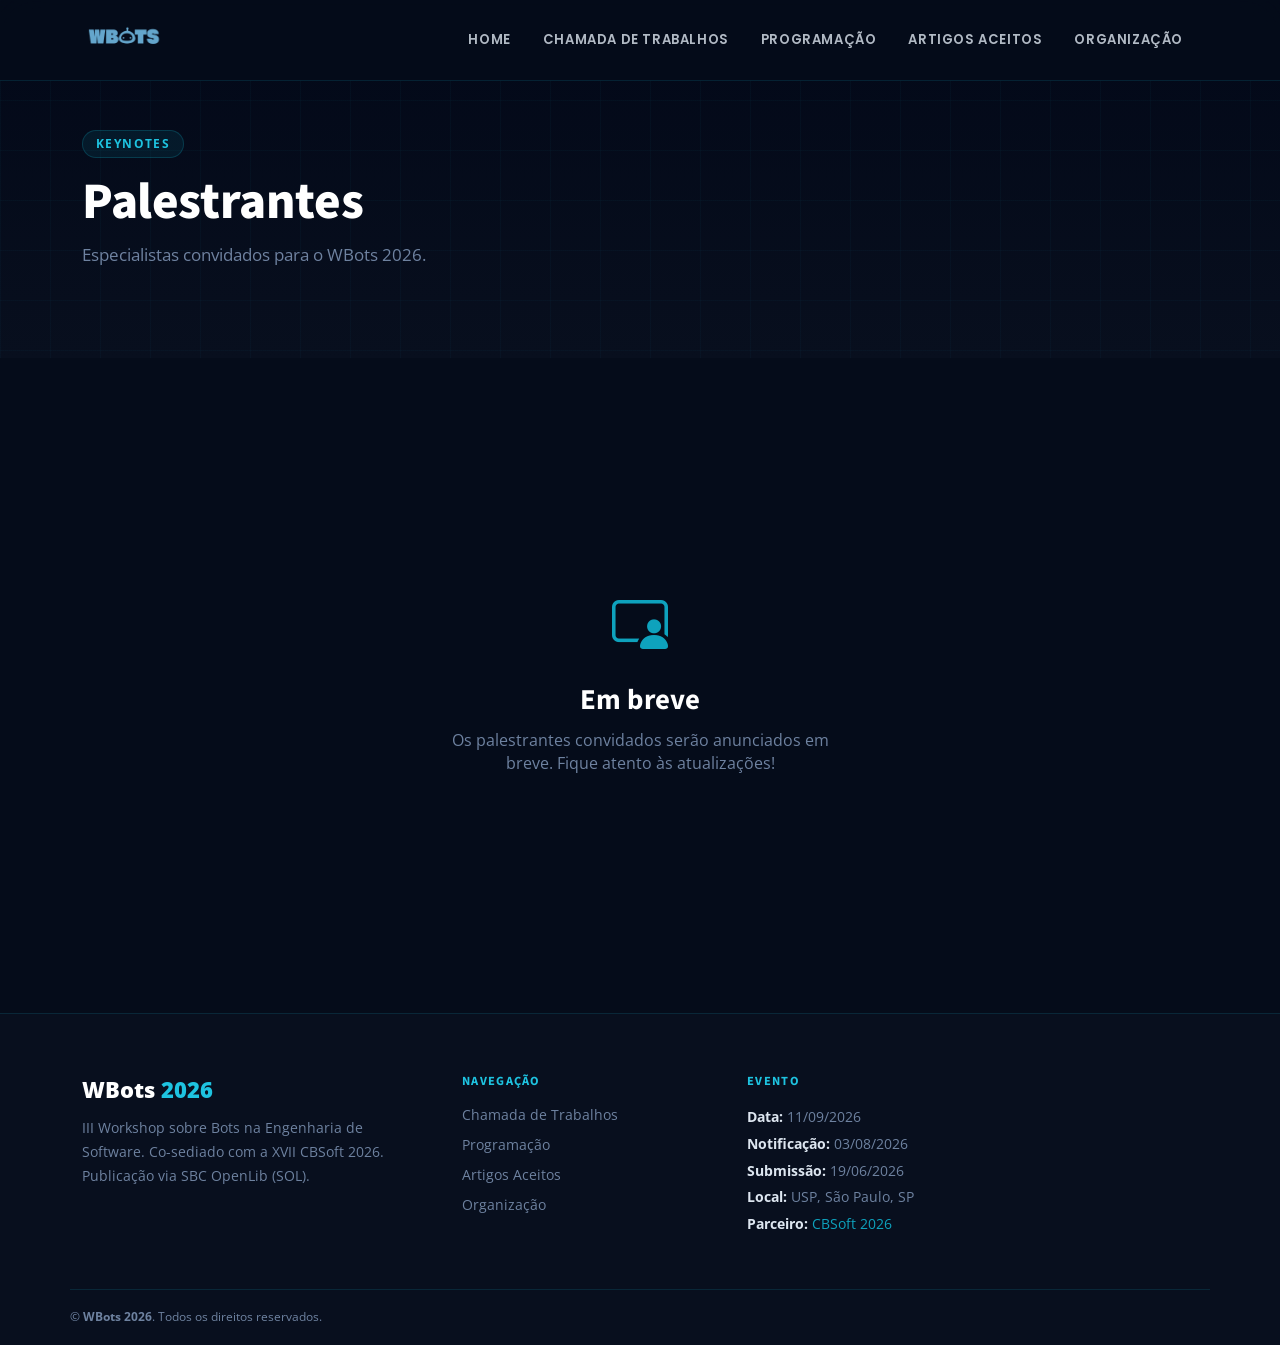
<file: 2026/keynotes.html>
<!DOCTYPE html>
<html lang="pt-BR">
<head>
  <meta charset="utf-8">
  <meta content="width=device-width, initial-scale=1.0" name="viewport">
  <title>Palestrantes — WBots 2026</title>
  <meta content="Palestrantes convidados do WBots 2026" name="description">

  <link href="assets/img/icon.png" rel="icon">
  <link href="assets/img/apple-touch-icon.png" rel="apple-touch-icon">

  <link rel="preconnect" href="https://fonts.googleapis.com">
  <link rel="preconnect" href="https://fonts.gstatic.com" crossorigin>
  <link href="https://fonts.googleapis.com/css2?family=Open+Sans:ital,wght@0,300;0,400;0,500;0,600;0,700;1,400&family=Poppins:wght@300;400;500;600;700;800&family=Source+Sans+Pro:wght@300;400;600;700&display=swap" rel="stylesheet">

  <link href="assets/vendor/bootstrap/css/bootstrap.min.css" rel="stylesheet">
  <link href="assets/vendor/bootstrap-icons/bootstrap-icons.css" rel="stylesheet">
  <link href="assets/vendor/aos/aos.css" rel="stylesheet">
  <link href="assets/css/variables.css" rel="stylesheet">
  <link href="assets/css/main.css" rel="stylesheet">
  <link href="assets/css/wbots-2026.css" rel="stylesheet">
</head>

<body>

  <script>
    (function() {
      if (location.protocol === 'file:') return;
      var x = new XMLHttpRequest();
      x.open('GET', 'partials/header.html', false);
      x.send(null);
      if (x.status === 200) document.write(x.responseText);
    })();
  </script>

  <section class="page-hero">
    <div class="container">
      <div class="section-tag" data-aos="fade-up">Keynotes</div>
      <h1 data-aos="fade-up" data-aos-delay="50">Palestrantes</h1>
      <p data-aos="fade-up" data-aos-delay="100">Especialistas convidados para o WBots 2026.</p>
    </div>
  </section>

  <main id="main">
    <section style="background:var(--w-bg); padding:80px 0;">
      <div class="container">
        <div class="coming-soon" data-aos="fade-up">
          <div class="cs-icon"><i class="bi bi-person-video3"></i></div>
          <h2>Em breve</h2>
          <p>Os palestrantes convidados serão anunciados em breve. Fique atento às atualizações!</p>
        </div>
      </div>
    </section>
  </main>

  <script>
    (function() {
      if (location.protocol === 'file:') return;
      var x = new XMLHttpRequest();
      x.open('GET', 'partials/footer.html', false);
      x.send(null);
      if (x.status === 200) document.write(x.responseText);
    })();
  </script>

  <a href="#" class="scroll-top d-flex align-items-center justify-content-center">
    <i class="bi bi-arrow-up-short"></i>
  </a>
  <div id="preloader"></div>

  <script src="assets/vendor/bootstrap/js/bootstrap.bundle.min.js"></script>
  <script src="assets/vendor/aos/aos.js"></script>
  <script src="assets/vendor/glightbox/js/glightbox.min.js"></script>
  <script src="assets/vendor/isotope-layout/isotope.pkgd.min.js"></script>
  <script src="assets/vendor/swiper/swiper-bundle.min.js"></script>
  <script src="assets/vendor/php-email-form/validate.js"></script>
  <script src="assets/js/main.js"></script>

</body>
</html>
</file>
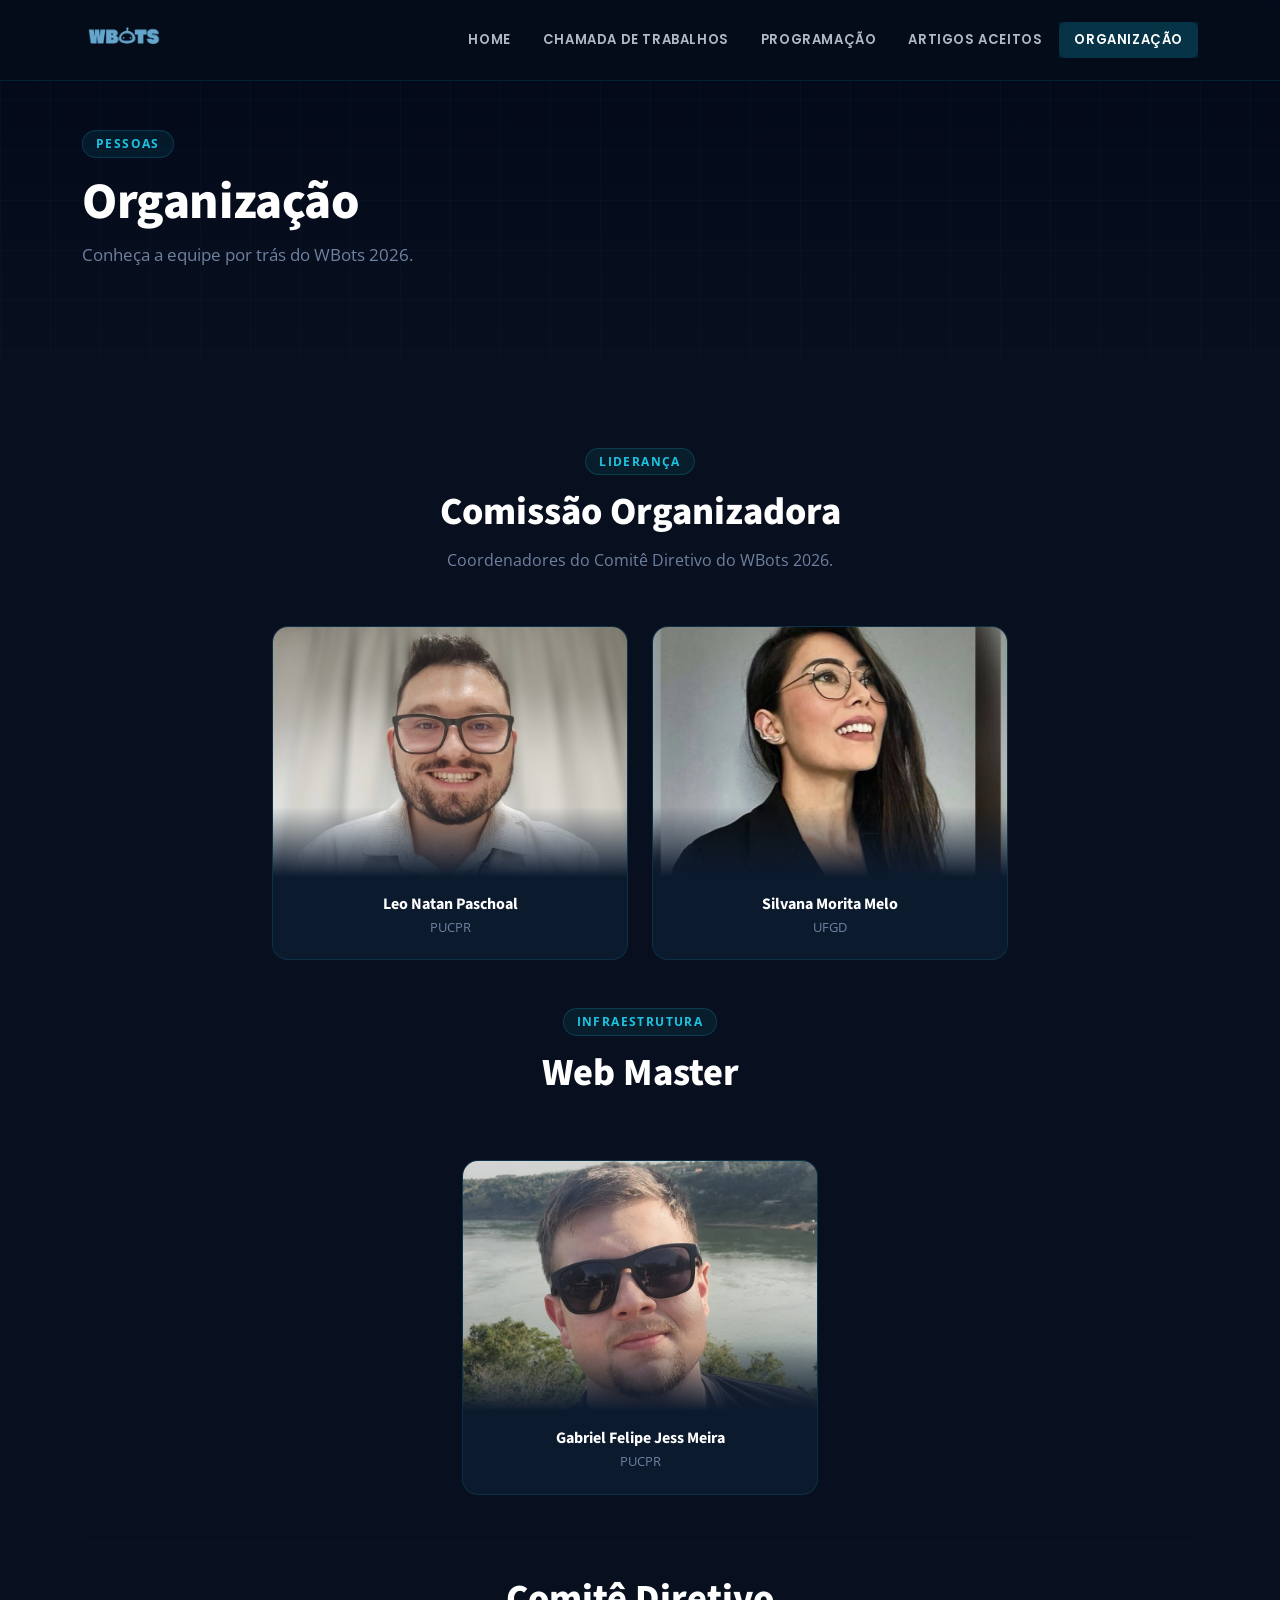
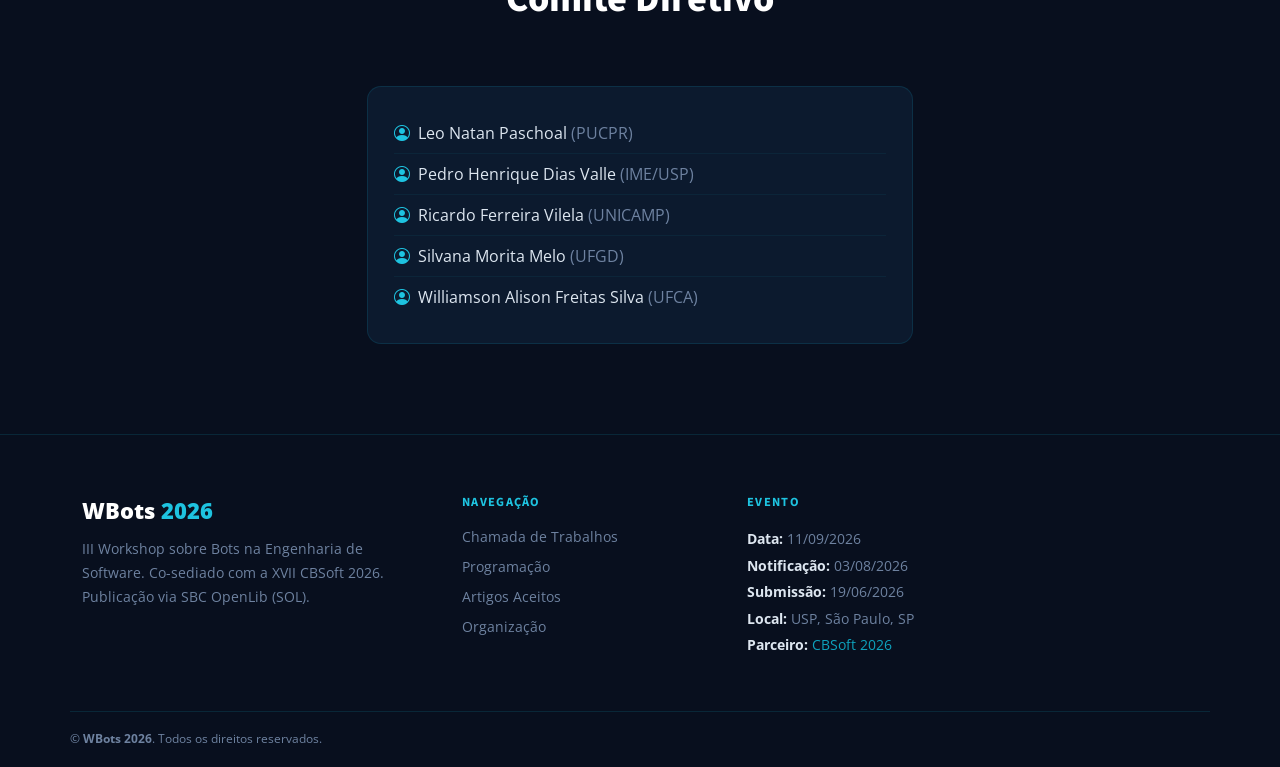
<file: 2026/organization.html>
<!DOCTYPE html>
<html lang="pt-BR">
<head>
  <meta charset="utf-8">
  <meta content="width=device-width, initial-scale=1.0" name="viewport">
  <title>Organização — WBots 2026</title>
  <meta content="Comissão organizadora do WBots 2026" name="description">

  <link href="assets/img/icon.png" rel="icon">
  <link href="assets/img/apple-touch-icon.png" rel="apple-touch-icon">

  <link rel="preconnect" href="https://fonts.googleapis.com">
  <link rel="preconnect" href="https://fonts.gstatic.com" crossorigin>
  <link href="https://fonts.googleapis.com/css2?family=Open+Sans:ital,wght@0,300;0,400;0,500;0,600;0,700;1,400&family=Poppins:wght@300;400;500;600;700;800&family=Source+Sans+Pro:wght@300;400;600;700&display=swap" rel="stylesheet">

  <link href="assets/vendor/bootstrap/css/bootstrap.min.css" rel="stylesheet">
  <link href="assets/vendor/bootstrap-icons/bootstrap-icons.css" rel="stylesheet">
  <link href="assets/vendor/aos/aos.css" rel="stylesheet">
  <link href="assets/css/variables.css" rel="stylesheet">
  <link href="assets/css/main.css" rel="stylesheet">
  <link href="assets/css/wbots-2026.css" rel="stylesheet">
</head>

<body>

  <script>
    (function() {
      if (location.protocol === 'file:') return;
      var x = new XMLHttpRequest();
      x.open('GET', 'partials/header.html', false);
      x.send(null);
      if (x.status === 200) document.write(x.responseText);
    })();
  </script>

  <!-- Page Hero -->
  <section class="page-hero">
    <div class="container">
      <div class="section-tag" data-aos="fade-up">Pessoas</div>
      <h1 data-aos="fade-up" data-aos-delay="50">Organização</h1>
      <p data-aos="fade-up" data-aos-delay="100">Conheça a equipe por trás do WBots 2026.</p>
    </div>
  </section>

  <main id="main">

    <!-- Comissão Organizadora -->
    <section class="team-section">
      <div class="container">

        <div class="section-header" data-aos="fade-up">
          <div class="section-tag">Liderança</div>
          <h2>Comissão Organizadora</h2>
          <p>Coordenadores do Comitê Diretivo do WBots 2026.</p>
        </div>

        <div class="row gy-4 justify-content-center mb-5">

          <div class="col-xl-4 col-md-6" data-aos="fade-up" data-aos-delay="100">
            <div class="member-card">
              <div class="photo-wrap">
                <img src="assets/img/team/LeoFoto.jpeg" alt="Leo Natan Paschoal">
              </div>
              <div class="info">
                <h4>Leo Natan Paschoal</h4>
                <div class="inst">PUCPR</div>
              </div>
            </div>
          </div>

          <div class="col-xl-4 col-md-6" data-aos="fade-up" data-aos-delay="200">
            <div class="member-card">
              <div class="photo-wrap">
                <img src="assets/img/team/SilvanaFoto.jpeg" alt="Silvana Morita Melo">
              </div>
              <div class="info">
                <h4>Silvana Morita Melo</h4>
                <div class="inst">UFGD</div>
              </div>
            </div>
          </div>

        </div>

        <!-- Web Master -->
        <div class="section-header" data-aos="fade-up">
          <div class="section-tag">Infraestrutura</div>
          <h2>Web Master</h2>
        </div>

        <div class="row gy-4 justify-content-center">
          <div class="col-xl-4 col-md-6" data-aos="fade-up" data-aos-delay="100">
            <div class="member-card">
              <div class="photo-wrap">
                <img src="assets/img/team/GabrielFoto.jpeg" alt="Gabriel Felipe Jess Meira">
              </div>
              <div class="info">
                <h4>Gabriel Felipe Jess Meira</h4>
                <div class="inst">PUCPR</div>
              </div>
            </div>
          </div>
        </div>

        <!-- Comitê Diretivo -->
        <hr class="w-hr mt-5">

        <div class="section-header mt-4" data-aos="fade-up">          
          <h2>Comitê Diretivo</h2>
        </div>

        <div class="row gy-3 justify-content-center" data-aos="fade-up" data-aos-delay="100">
          <div class="col-lg-6">
            <div class="wcard">
              <ul class="list-unstyled mb-0">
                <li class="py-2 border-bottom" style="border-color:rgba(14,162,189,.08) !important;">
                  <i class="bi bi-person-circle me-2 text-accent"></i>Leo Natan Paschoal <span class="text-w-muted">(PUCPR)</span>
                </li>
                <li class="py-2 border-bottom" style="border-color:rgba(14,162,189,.08) !important;">
                  <i class="bi bi-person-circle me-2 text-accent"></i>Pedro Henrique Dias Valle <span class="text-w-muted">(IME/USP)</span>
                </li>
                <li class="py-2 border-bottom" style="border-color:rgba(14,162,189,.08) !important;">
                  <i class="bi bi-person-circle me-2 text-accent"></i>Ricardo Ferreira Vilela <span class="text-w-muted">(UNICAMP)</span>
                </li>
                <li class="py-2 border-bottom" style="border-color:rgba(14,162,189,.08) !important;">
                  <i class="bi bi-person-circle me-2 text-accent"></i>Silvana Morita Melo <span class="text-w-muted">(UFGD)</span>
                </li>
                <li class="py-2">
                  <i class="bi bi-person-circle me-2 text-accent"></i>Williamson Alison Freitas Silva <span class="text-w-muted">(UFCA)</span>
                </li>
              </ul>
            </div>
          </div>
        </div>

      </div>
    </section>

  </main>

  <script>
    (function() {
      if (location.protocol === 'file:') return;
      var x = new XMLHttpRequest();
      x.open('GET', 'partials/footer.html', false);
      x.send(null);
      if (x.status === 200) document.write(x.responseText);
    })();
  </script>

  <a href="#" class="scroll-top d-flex align-items-center justify-content-center">
    <i class="bi bi-arrow-up-short"></i>
  </a>
  <div id="preloader"></div>

  <script src="assets/vendor/bootstrap/js/bootstrap.bundle.min.js"></script>
  <script src="assets/vendor/aos/aos.js"></script>
  <script src="assets/vendor/glightbox/js/glightbox.min.js"></script>
  <script src="assets/vendor/isotope-layout/isotope.pkgd.min.js"></script>
  <script src="assets/vendor/swiper/swiper-bundle.min.js"></script>
  <script src="assets/vendor/php-email-form/validate.js"></script>
  <script src="assets/js/main.js"></script>

</body>
</html>
</file>
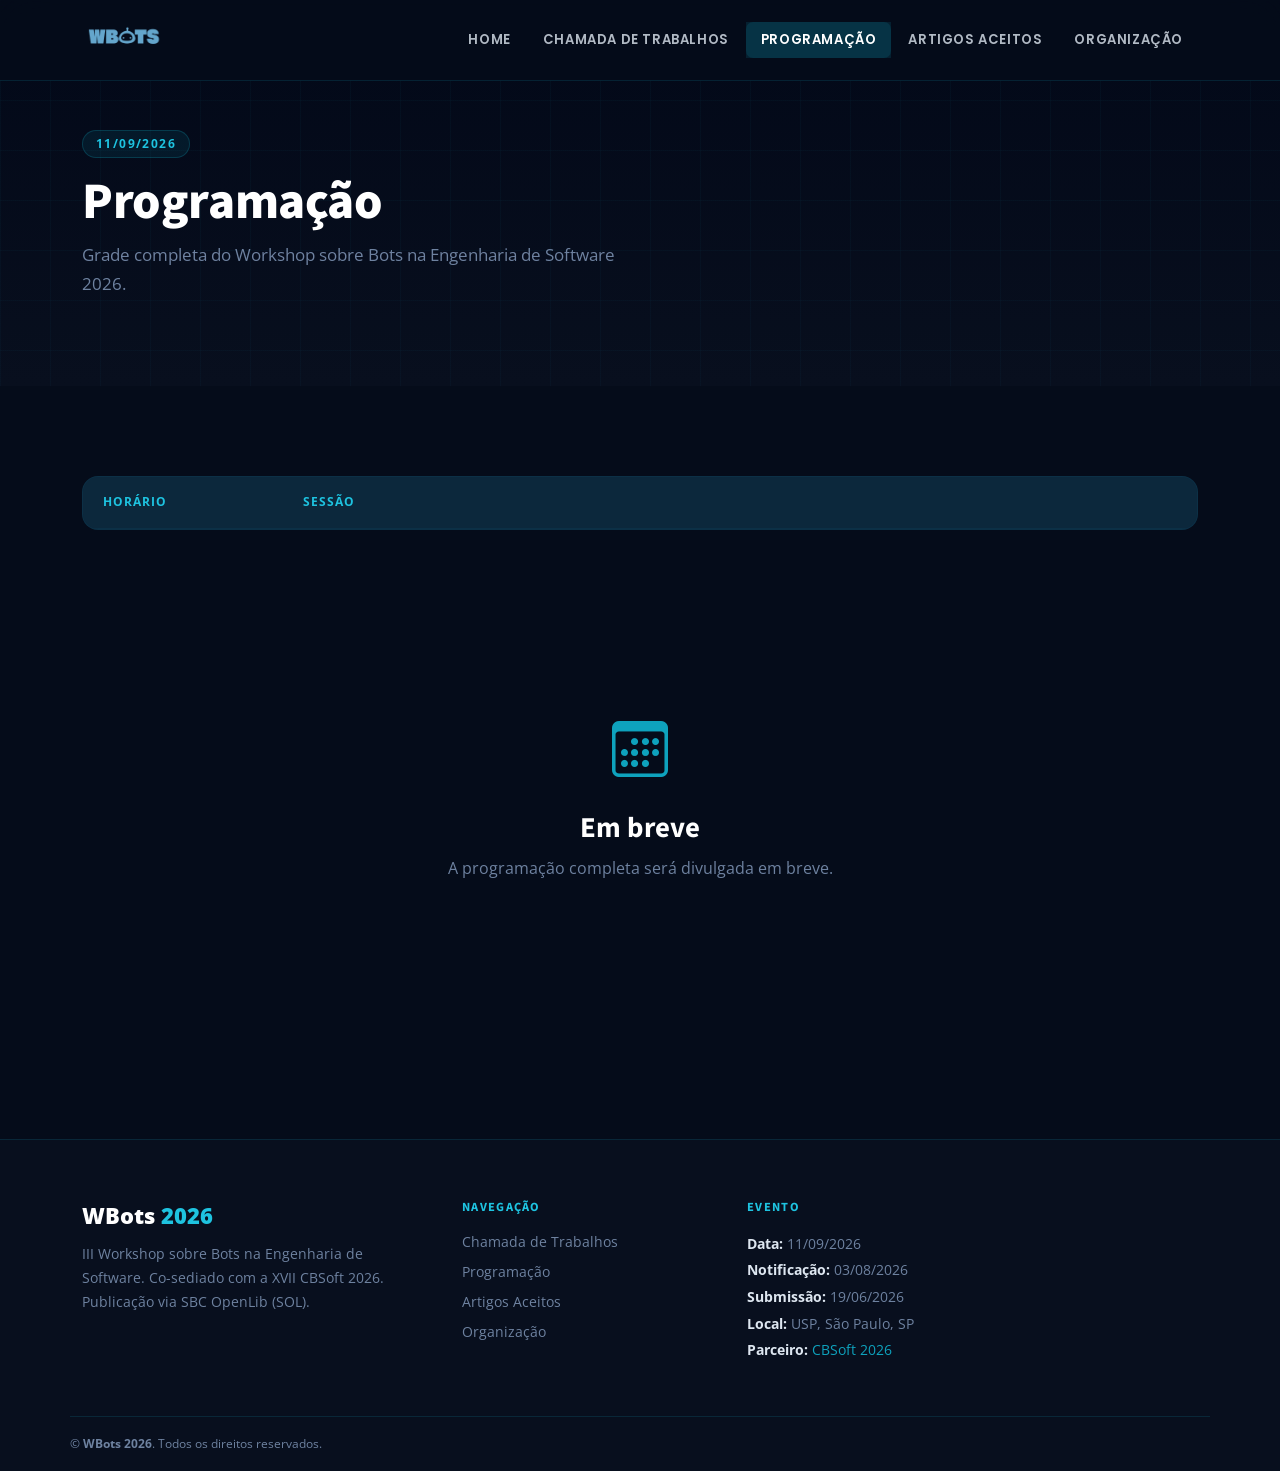
<file: 2026/program.html>
<!DOCTYPE html>
<html lang="pt-BR">
<head>
  <meta charset="utf-8">
  <meta content="width=device-width, initial-scale=1.0" name="viewport">
  <title>Programação — WBots 2026</title>
  <meta content="Programação do WBots 2026" name="description">

  <link href="assets/img/icon.png" rel="icon">
  <link href="assets/img/apple-touch-icon.png" rel="apple-touch-icon">

  <link rel="preconnect" href="https://fonts.googleapis.com">
  <link rel="preconnect" href="https://fonts.gstatic.com" crossorigin>
  <link href="https://fonts.googleapis.com/css2?family=Open+Sans:ital,wght@0,300;0,400;0,500;0,600;0,700;1,400&family=Poppins:wght@300;400;500;600;700;800&family=Source+Sans+Pro:wght@300;400;600;700&display=swap" rel="stylesheet">

  <link href="assets/vendor/bootstrap/css/bootstrap.min.css" rel="stylesheet">
  <link href="assets/vendor/bootstrap-icons/bootstrap-icons.css" rel="stylesheet">
  <link href="assets/vendor/aos/aos.css" rel="stylesheet">
  <link href="assets/css/variables.css" rel="stylesheet">
  <link href="assets/css/main.css" rel="stylesheet">
  <link href="assets/css/wbots-2026.css" rel="stylesheet">
</head>

<body>

  <script>
    (function() {
      if (location.protocol === 'file:') return;
      var x = new XMLHttpRequest();
      x.open('GET', 'partials/header.html', false);
      x.send(null);
      if (x.status === 200) document.write(x.responseText);
    })();
  </script>

  <section class="page-hero">
    <div class="container">
      <div class="section-tag" data-aos="fade-up">11/09/2026</div>
      <h1 data-aos="fade-up" data-aos-delay="50">Programação</h1>
      <p data-aos="fade-up" data-aos-delay="100">Grade completa do Workshop sobre Bots na Engenharia de Software 2026.</p>
    </div>
  </section>

  <main id="main">
    <section class="program-section">
      <div class="container">

        <div class="program-wrap" data-aos="fade-up">
          <div class="table-responsive">
            <table>
              <thead>
                <tr>
                  <td style="width:200px;">Horário</td>
                  <th scope="col" colspan="5">Sessão</th>
                </tr>
              </thead>
              <tbody id="program-body">
                <!-- preenchido via JS -->
              </tbody>
            </table>
          </div>
        </div>

        <div id="program-fallback" class="coming-soon mt-4" style="display:none;">
          <div class="cs-icon"><i class="bi bi-calendar3"></i></div>
          <h2>Em breve</h2>
          <p>A programação completa será divulgada em breve.</p>
        </div>

      </div>
    </section>
  </main>

  <script>
    (function() {
      if (location.protocol === 'file:') return;
      var x = new XMLHttpRequest();
      x.open('GET', 'partials/footer.html', false);
      x.send(null);
      if (x.status === 200) document.write(x.responseText);
    })();
  </script>

  <a href="#" class="scroll-top d-flex align-items-center justify-content-center">
    <i class="bi bi-arrow-up-short"></i>
  </a>
  <div id="preloader"></div>

  <script src="assets/vendor/bootstrap/js/bootstrap.bundle.min.js"></script>
  <script src="assets/vendor/aos/aos.js"></script>
  <script src="assets/vendor/glightbox/js/glightbox.min.js"></script>
  <script src="assets/vendor/isotope-layout/isotope.pkgd.min.js"></script>
  <script src="assets/vendor/swiper/swiper-bundle.min.js"></script>
  <script src="assets/vendor/php-email-form/validate.js"></script>

  <script>
    const program = [];

    function renderProgram(data) {
      const tbody = document.getElementById("program-body");
      const fallback = document.getElementById("program-fallback");
      tbody.innerHTML = "";

      if (!Array.isArray(data) || data.length === 0) {
        fallback.style.display = "flex";
        return;
      }
      fallback.style.display = "none";

      data.forEach((item, idx) => {
        const tr = document.createElement("tr");
        const tdTime = document.createElement("td");
        tdTime.className = "time-cell";
        tdTime.innerHTML = `<i class="bi bi-clock me-2"></i>${item.time}`;

        const tdInfo = document.createElement("td");
        tdInfo.colSpan = 5;

        const type = (item.type || "").toLowerCase();
        const isBreak    = type.includes("coffee");
        const isOpening  = type.includes("opening");
        const isClosing  = type.includes("closing");
        const isPanelish = type.includes("panel") || type.includes("challenges");
        const hasAuthors = Array.isArray(item.authors) && item.authors.length > 0;

        let titleHTML = item.title || "";
        if (isBreak)    titleHTML = `<i class="bi bi-cup-hot me-2"></i>Coffee break`;
        else if (isOpening) titleHTML = `<i class="bi bi-megaphone me-2"></i>${item.title}`;
        else if (isClosing) titleHTML = `<i class="bi bi-flag me-2"></i>${item.title}`;
        else if (isPanelish) titleHTML = `<i class="bi bi-people me-2"></i>${item.title}`;

        if (isBreak || isOpening || isClosing) {
          tr.style.background = "rgba(14,162,189,.06)";
          tdInfo.style.color = "var(--w-light)";
          tdInfo.style.fontWeight = "600";
          tdInfo.innerHTML = titleHTML;
        } else if (hasAuthors) {
          const cid = `det-${idx}`;
          tdInfo.innerHTML = `
            <button class="btn btn-link p-0 text-start" data-bs-toggle="collapse" data-bs-target="#${cid}"
                    style="color:var(--w-text);text-decoration:none;font-size:.9rem;">
              <i class="bi bi-chevron-right me-1" style="color:var(--w-primary);font-size:.75rem;"></i>${titleHTML}
            </button>
            <div id="${cid}" class="collapse mt-2">
              <small style="color:var(--w-muted);"><strong style="color:var(--w-primary);">Autores:</strong> ${item.authors.join(", ")}</small>
            </div>`;
        } else {
          tdInfo.innerHTML = titleHTML;
        }

        tr.appendChild(tdTime);
        tr.appendChild(tdInfo);
        tbody.appendChild(tr);
      });
    }

    document.addEventListener("DOMContentLoaded", () => renderProgram(program));
  </script>

  <script src="assets/js/main.js"></script>
</body>
</html>
</file>
<file: 2026/assets/css/variables.css>
/**
* Template Name: HeroBiz
* File: variables.css
* Description: Easily customize colors, typography, and other repetitive properties used in the template main stylesheet file main.css
* 
* Template URL: https://bootstrapmade.com/herobiz-bootstrap-business-template/
* Author: BootstrapMade.com
* License: https://bootstrapmade.com/license/
* 
* Contents:
* 1. HeroBiz template variables 
* 2. Override default Bootstrap variables
* 3. Set color and background class names
*
* Learn more about CSS variables at https://developer.mozilla.org/en-US/docs/Web/CSS/Using_CSS_custom_properties
*/

/*--------------------------------------------------------------
# 1. HeroBiz template variables 
--------------------------------------------------------------*/
:root {

  /* Fonts */
  --font-default: 'Open Sans', system-ui, -apple-system, "Segoe UI", Roboto, "Helvetica Neue", Arial, "Noto Sans", "Liberation Sans", sans-serif, "Apple Color Emoji", "Segoe UI Emoji", "Segoe UI Symbol", "Noto Color Emoji";
  --font-primary: 'Source Sans Pro', sans-serif;
  --font-secondary: 'Poppins', sans-serif;

  /* Colors */
  /* The *-rgb color names are simply the RGB converted value of the corresponding color for use in the rgba() function */

  /* Default text color */
  --color-default: #1a1f24;
  --color-default-rgb: 26, 31, 36;

  /* Defult links color */
  --color-links: #0ea2bd;
  --color-links-hover: #1ec3e0;

  /* Primay colors */
  --color-primary: #0ea2bd;
  --color-primary-light: #1ec3e0;
  --color-primary-dark: #0189a1;

  --color-primary-rgb: 14, 162, 189;
  --color-primary-light-rgb: 30, 195, 224;
  --color-primary-dark-rgb: 1, 137, 161;

  /* Secondary colors */
  --color-secondary: #485664;
  --color-secondary-light: #8f9fae;
  --color-secondary-dark: #3a4753;

  --color-secondary-rgb: 72, 86, 100;
  --color-secondary-light-rgb: 143, 159, 174;
  --color-secondary-dark-rgb: 58, 71, 83;

  /* General colors */
  --color-blue: #0d6efd;
  --color-blue-rgb: 13, 110, 253;

  --color-indigo: #6610f2;
  --color-indigo-rgb: 102, 16, 242;

  --color-purple: #6f42c1;
  --color-purple-rgb: 111, 66, 193;

  --color-pink: #f3268c;
  --color-pink-rgb: 243, 38, 140;

  --color-red: #df1529;
  --color-red-rgb: 223, 21, 4;

  --color-orange: #fd7e14;
  --color-orange-rgb: 253, 126, 20;

  --color-yellow: #ffc107;
  --color-yellow-rgb: 255, 193, 7;

  --color-green: #059652;
  --color-green-rgb: 5, 150, 82;

  --color-teal: #20c997;
  --color-teal-rgb: 32, 201, 151;

  --color-cyan: #0dcaf0;
  --color-cyan-rgb: 13, 202, 240;

  --color-white: #ffffff;
  --color-white-rgb: 255, 255, 255;

  --color-gray: #6c757d;
  --color-gray-rgb: 108, 117, 125;

  --color-black: #000000;
  --color-black-rgb: 0, 0, 0;
  
}

/*--------------------------------------------------------------
# 2. Override default Bootstrap variables
--------------------------------------------------------------*/
:root {

  --bs-blue: var(--color-blue);
  --bs-indigo: var(--color-indigo);
  --bs-purple: var(--color-purple);
  --bs-pink: var(--color-pink);
  --bs-red: var(--color-red);
  --bs-orange: var(--color-orange);
  --bs-yellow: var(--color-yellow);
  --bs-green: var(--color-green);
  --bs-teal: var(--color-teal);
  --bs-cyan: var(--color-cyan);
  --bs-white: var(--color-white);
  --bs-gray: var(--color-gray);
  --bs-gray-dark: #343a40;
  --bs-gray-100: #f8f9fa;
  --bs-gray-200: #e9ecef;
  --bs-gray-300: #dee2e6;
  --bs-gray-400: #ced4da;
  --bs-gray-500: #adb5bd;
  --bs-gray-600: #6c757d;
  --bs-gray-700: #495057;
  --bs-gray-800: #343a40;
  --bs-gray-900: #212529;
  --bs-primary: var(--color-blue);
  --bs-secondary: var(--color-blue);
  --bs-success: #198754;
  --bs-info: #0dcaf0;
  --bs-warning: #ffc107;
  --bs-danger: #dc3545;
  --bs-light: #f8f9fa;
  --bs-dark: #212529;
  --bs-primary-rgb: var(--color-primary-rgb);
  --bs-secondary-rgb: var(--color-secondary-rgb);
  --bs-success-rgb: 25, 135, 84;
  --bs-info-rgb: 13, 202, 240;
  --bs-warning-rgb: 255, 193, 7;
  --bs-danger-rgb: 220, 53, 69;
  --bs-light-rgb: 248, 249, 250;
  --bs-dark-rgb: 33, 37, 41;
  --bs-white-rgb: var(--color-white-rgb);
  --bs-black-rgb: var(--color-black-rgb);
  --bs-body-color-rgb: var(--color-default-rgb);
  --bs-body-bg-rgb: 255, 255, 255;
  --bs-font-sans-serif: var(--font-default);
  --bs-font-monospace: SFMono-Regular, Menlo, Monaco, Consolas, "Liberation Mono", "Courier New", monospace;
  --bs-gradient: linear-gradient(180deg, rgba(255, 255, 255, 0.15), rgba(255, 255, 255, 0));
  --bs-body-font-family: var(--font-default);
  --bs-body-font-size: 1rem;
  --bs-body-font-weight: 400;
  --bs-body-line-height: 1.5;
  --bs-body-color: var(--color-default);
  --bs-body-bg: #fff;

}

/*--------------------------------------------------------------
# 3. Set color and background class names
--------------------------------------------------------------*/
/* Fonts */
.font-default { font-family: var(--font-default) !important; }
.font-primary { font-family: var(--font-primary) !important;}
.font-secondary { font-family: var(--font-secondary) !important; }

/* Text Colors */
.color-default { color: var(--color-default) !important; }
.color-links { color: var(--color-links) !important; }
.color-links:hover { color: var(--color-links-hover) !important; }
.color-primary { color: var(--color-primary) !important; }
.color-primary-light { color: var(--color-primary-light) !important; }
.color-primary-dark { color: var(--color-primary-dark) !important; }
.color-secondary { color: var(--color-secondary) !important; }
.color-secondary-light { color: var(--color-secondary-light) !important; }
.color-secondary-dark { color: var(--color-secondary-dark) !important; }
.color-blue { color: var(--color-blue) !important; }
.color-indigo { color: var(--color-indigo) !important; }
.color-purple { color: var(--color-purple) !important; }
.color-pink { color: var(--color-pink) !important; }
.color-red { color: var(--color-red) !important; }
.color-orange { color: var(--color-orange) !important; }
.color-yellow { color: var(--color-yellow) !important; }
.color-green { color: var(--color-green) !important; }
.color-teal { color: var(--color-teal) !important; }
.color-cyan { color: var(--color-cyan) !important; }
.color-white { color: var(--color-white) !important; }
.color-gray { color: var(--color-gray) !important; }
.color-black { color: var(--color-black) !important; }

/* Background Colors */
.bg-default { background-color: var(--color-default) !important; }
.bg-primary { background-color: var(--color-primary) !important; }
.bg-primary-light { background-color: var(--color-primary-light) !important; }
.bg-primary-dark { background-color: var(--color-primary-dark) !important; }
.bg-secondary { background-color: var(--color-secondary) !important; }
.bg-secondary-light { background-color: var(--color-secondary-light) !important; }
.bg-secondary-dark { background-color: var(--color-secondary-dark) !important; }
.bg-blue { background-color: var(--color-blue) !important; }
.bg-indigo { background-color: var(--color-indigo) !important; }
.bg-purple { background-color: var(--color-purple) !important; }
.bg-pink { background-color: var(--color-pink) !important; }
.bg-red { background-color: var(--color-red) !important; }
.bg-orange { background-color: var(--color-orange) !important; }
.bg-yellow { background-color: var(--color-yellow) !important; }
.bg-green { background-color: var(--color-green) !important; }
.bg-teal { background-color: var(--color-teal) !important; }
.bg-cyan { background-color: var(--color-cyan) !important; }
.bg-white { background-color: var(--color-white) !important; }
.bg-gray { background-color: var(--color-gray) !important; }
.bg-black { background-color: var(--color-black) !important; }
</file>
<file: 2026/assets/css/wbots-2026.css>
/* ============================================================
   WBots 2026 — Premium Tech Theme
   ============================================================ */

:root {
  --w-bg:       #050c1a;
  --w-bg2:      #080f1e;
  --w-bg3:      #0b1628;
  --w-card:     #0c1a2e;
  --w-card2:    #0f1e35;
  --w-border:   rgba(14,162,189,.16);
  --w-glow:     rgba(14,162,189,.30);
  --w-glow2:    rgba(14,162,189,.55);
  --w-primary:  #0ea2bd;
  --w-light:    #1ec3e0;
  --w-accent:   #00d4ff;
  --w-text:     #dde6f0;
  --w-muted:    #6e82a0;
  --w-dim:      #3a4a60;
  --w-green:    #4ade80;
  --w-red:      #f87171;
}

/* ── RESET / BASE ───────────────────────────────────────────── */
* { box-sizing: border-box; }

body {
  background: var(--w-bg);
  color: var(--w-text);
  font-family: var(--font-default);
}

h1,h2,h3,h4,h5,h6 { color: #fff; }
p { color: var(--w-text); }

a { color: var(--w-primary); text-decoration: none; }
a:hover { color: var(--w-light); }

section { padding: 90px 0; overflow: hidden; }

/* ── PRELOADER ──────────────────────────────────────────────── */
#preloader { background: var(--w-bg); }
#preloader:before, #preloader:after { border-color: var(--w-primary); }

/* ── SCROLL TOP ─────────────────────────────────────────────── */
.scroll-top {
  background: var(--w-primary);
  box-shadow: 0 0 16px var(--w-glow);
  border-radius: 8px;
}
.scroll-top:hover { background: var(--w-light); }

/* ── HEADER / NAV ───────────────────────────────────────────── */
#header {
  background: rgba(5,12,26,.88);
  backdrop-filter: blur(20px);
  -webkit-backdrop-filter: blur(20px);
  border-bottom: 1px solid var(--w-border);
  padding: 8px 0;
  transition: background .3s, box-shadow .3s;
}
#header.sticked {
  background: rgba(5,12,26,.97);
  box-shadow: 0 4px 32px rgba(14,162,189,.10);
}

.navbar ul {
  list-style: none;
  margin: 0;
  padding: 0;
  display: flex;
  gap: 2px;
  align-items: center;
}

.navbar a, .navbar a:focus {
  display: block;
  color: rgba(221,230,240,.80);
  font-size: .82rem;
  font-weight: 600;
  letter-spacing: .6px;
  text-transform: uppercase;
  padding: 8px 15px;
  border-radius: 7px;
  transition: all .22s;
  text-decoration: none;
}
.navbar a:hover,
.navbar li.active > a,
.navbar .active {
  color: #fff;
  background: rgba(14,162,189,.14);
}
/* Nav panel logo row — hidden on desktop */
.nav-panel-logo { display: none; }

/* Hide toggle on desktop */
@media (min-width: 1280px) {
  .mobile-nav-toggle { display: none !important; }
}

/* ── MOBILE NAV ─────────────────────────────────────────────── */
@media (max-width: 1279px) {

  /*
   * backdrop-filter on #header creates a CSS containing block for
   * position:fixed children, capping the navbar at header height (~80px).
   * Remove it on mobile so the navbar positions against the viewport.
   */
  #header {
    backdrop-filter: none !important;
    -webkit-backdrop-filter: none !important;
    background: rgba(5,12,26,.98) !important;
  }

  /* Full-screen panel — uses transform (not left) so it's independent
     of any containing block the header might create. */
  .navbar {
    position: fixed !important;
    top: 0 !important;
    left: 0 !important;
    width: 100vw !important;
    height: 100vh !important;
    height: 100dvh !important;
    background: #060d1b !important;
    z-index: 9998 !important;
    display: block !important;
    overflow-y: auto !important;
    transform: translateX(-100%) !important;
    transition: transform 0.3s cubic-bezier(.4,0,.2,1) !important;
    pointer-events: none !important;
  }

  body.mobile-nav-active .navbar {
    transform: translateX(0) !important;
    pointer-events: auto !important;
  }

  /* Kill the gray overlay main.css injects — panel is already full-screen */
  .mobile-nav-active .navbar::before {
    display: none !important;
  }

  /* Toggle button — styled icon button, always above the panel */
  .mobile-nav-toggle {
    pointer-events: auto !important;
    position: fixed !important;
    top: 20px !important;
    right: 16px !important;
    z-index: 9999 !important;
    width: 40px !important;
    height: 40px !important;
    display: flex !important;
    align-items: center !important;
    justify-content: center !important;
    line-height: 1 !important;
    font-size: 22px !important;
    color: var(--w-text) !important;
    background: rgba(14,162,189,.08) !important;
    border: 1px solid rgba(14,162,189,.16) !important;
    border-radius: 8px !important;
    transition: background .2s, border-color .2s, color .2s !important;
  }

  .mobile-nav-toggle:hover {
    background: rgba(14,162,189,.15) !important;
    border-color: rgba(14,162,189,.3) !important;
  }

  .mobile-nav-toggle.bi-x {
    color: var(--w-light) !important;
    background: rgba(14,162,189,.14) !important;
    border-color: rgba(14,162,189,.28) !important;
  }

  /* Logo header row inside the panel — same height as browser header */
  .nav-panel-logo {
    display: flex;
    align-items: center;
    height: 80px;
    padding: 0 20px;
    border-bottom: 1px solid var(--w-border);
  }

  /* Nav list */
  .navbar ul {
    position: static !important;
    inset: auto !important;
    background: transparent !important;
    display: flex !important;
    flex-direction: column !important;
    align-items: stretch !important;
    gap: 0 !important;
    padding: 12px 0 !important;
    margin: 0 !important;
    width: auto !important;
    height: auto !important;
    overflow: visible !important;
  }

  /* Item separators */
  .navbar li {
    border-bottom: 1px solid rgba(14,162,189,.07) !important;
  }
  .navbar li:last-child {
    border-bottom: none !important;
  }

  /* Links */
  .navbar a, .navbar a:focus {
    color: rgba(200,215,230,.65) !important;
    font-size: .80rem !important;
    font-weight: 700 !important;
    letter-spacing: 1.2px !important;
    text-transform: uppercase !important;
    padding: 16px 24px !important;
    border-radius: 0 !important;
    display: flex !important;
    align-items: center !important;
    gap: 10px !important;
    width: 100% !important;
    border-left: 3px solid transparent !important;
    transition: color .2s, background .2s, border-left-color .2s !important;
  }

  .navbar a:hover {
    color: #fff !important;
    background: rgba(14,162,189,.06) !important;
    border-left-color: var(--w-primary) !important;
  }

  .navbar li.active > a,
  .navbar .active {
    color: var(--w-light) !important;
    background: rgba(14,162,189,.09) !important;
    border-left-color: var(--w-light) !important;
  }
}

/* ── HERO — INDEX ───────────────────────────────────────────── */
.hero-wbots {
  position: relative;
  min-height: 100vh;
  display: flex;
  align-items: center;
  background: linear-gradient(145deg,#020818 0%,#050c1a 50%,#06122a 100%);
  overflow: hidden;
}
.hero-wbots::before {
  content:'';
  position:absolute; inset:0;
  background:
    radial-gradient(ellipse 60% 50% at 20% 30%, rgba(14,162,189,.07) 0%, transparent 70%),
    radial-gradient(ellipse 50% 40% at 80% 70%, rgba(0,212,255,.04) 0%, transparent 60%);
  pointer-events:none;
}
.hero-wbots::after {
  content:'';
  position:absolute; inset:0;
  background-image:
    linear-gradient(rgba(14,162,189,.04) 1px, transparent 1px),
    linear-gradient(90deg, rgba(14,162,189,.04) 1px, transparent 1px);
  background-size: 56px 56px;
  pointer-events:none;
}
.hero-content { position:relative; z-index:2; }

.hero-eyebrow {
  display: inline-flex;
  align-items: center;
  gap: 8px;
  background: rgba(14,162,189,.10);
  border: 1px solid rgba(14,162,189,.28);
  color: var(--w-light);
  padding: 5px 15px;
  border-radius: 100px;
  font-size: .75rem;
  font-weight: 700;
  letter-spacing: 1.2px;
  text-transform: uppercase;
  margin-bottom: 22px;
}
.hero-eyebrow .dot {
  width: 7px; height: 7px;
  background: var(--w-light);
  border-radius: 50%;
  animation: blink 2s ease infinite;
  flex-shrink: 0;
}
@keyframes blink {
  0%,100%{opacity:1;transform:scale(1)}
  50%{opacity:.3;transform:scale(.65)}
}

.hero-title {
  font-size: clamp(2.2rem, 4.5vw, 4.2rem);
  font-weight: 800;
  line-height: 1.09;
  color: #fff;
  margin-bottom: 18px;
  letter-spacing: -.5px;
}
.hero-title .grad {
  background: linear-gradient(130deg, var(--w-primary), var(--w-accent));
  -webkit-background-clip: text;
  -webkit-text-fill-color: transparent;
  background-clip: text;
}

.hero-sub {
  font-size: 1.05rem;
  color: var(--w-muted);
  max-width: 520px;
  line-height: 1.75;
  margin-bottom: 36px;
}

.hero-badges {
  display: flex;
  flex-wrap: wrap;
  gap: 10px;
  margin-bottom: 44px;
}
.hero-badge {
  display: inline-flex;
  align-items: center;
  gap: 7px;
  background: rgba(14,162,189,.08);
  border: 1px solid rgba(14,162,189,.18);
  color: var(--w-text);
  padding: 9px 17px;
  border-radius: 10px;
  font-size: .86rem;
}
.hero-badge i { color: var(--w-primary); font-size: .95rem; }
.hero-badge strong { color: var(--w-light); }

.hero-visual { position:relative; display:flex; justify-content:center; align-items:center; }
.hero-visual img {
  max-width: 380px; width: 100%;
  filter: drop-shadow(0 0 50px rgba(14,162,189,.25));
  animation: float 7s ease-in-out infinite;
  position: relative; z-index: 2;
}
@keyframes float {
  0%,100%{transform:translateY(0)}
  50%{transform:translateY(-16px)}
}
.ring {
  position:absolute;
  border-radius:50%;
  border: 1px solid rgba(14,162,189,.12);
}
.ring-1 { width:340px;height:340px; animation: spin 24s linear infinite; }
.ring-2 { width:460px;height:460px; animation: spin 38s linear infinite reverse; border-color:rgba(14,162,189,.07); }
.ring-3 { width:580px;height:580px; animation: spin 52s linear infinite; border-color:rgba(14,162,189,.04); }
.ring-1::before, .ring-2::before {
  content:'';
  position:absolute;
  top:-4px; left:50%;
  width:8px; height:8px;
  background: var(--w-light);
  border-radius:50%;
  box-shadow: 0 0 10px var(--w-primary);
  transform:translateX(-50%);
}
@keyframes spin { from{transform:rotate(0)} to{transform:rotate(360deg)} }

/* ── PAGE HERO (inner pages) ────────────────────────────────── */
.page-hero {
  padding: 130px 0 72px;
  background: linear-gradient(180deg,#020818 0%, var(--w-bg2) 100%);
  position: relative; overflow: hidden;
}
.page-hero::after {
  content:'';
  position:absolute; inset:0;
  background-image:
    linear-gradient(rgba(14,162,189,.04) 1px,transparent 1px),
    linear-gradient(90deg,rgba(14,162,189,.04) 1px,transparent 1px);
  background-size:50px 50px;
  pointer-events:none;
}
.page-hero h1 {
  font-size: clamp(2rem,4vw,3.2rem);
  font-weight: 800;
  color: #fff;
  position: relative; z-index:1;
  letter-spacing:-.4px;
}
.page-hero p {
  color: var(--w-muted);
  font-size: 1.05rem;
  max-width: 540px;
  position: relative; z-index:1;
  line-height: 1.7;
}

/* ── SECTION HEADERS ────────────────────────────────────────── */
.section-header { text-align:center; padding-bottom: 52px; }
.section-header h2 {
  font-size: clamp(1.8rem,3vw,2.6rem);
  font-weight: 800;
  color: #fff;
  margin-bottom: 12px;
}
.section-header p { color: var(--w-muted); max-width:580px; margin:0 auto; font-size:.97rem; line-height:1.7; }

.section-tag {
  display: inline-block;
  background: rgba(14,162,189,.10);
  border: 1px solid rgba(14,162,189,.24);
  color: var(--w-light);
  font-size: .73rem;
  font-weight: 700;
  letter-spacing: 1.4px;
  text-transform: uppercase;
  padding: 4px 13px;
  border-radius: 100px;
  margin-bottom: 14px;
}

/* ── CARDS ──────────────────────────────────────────────────── */
.wcard {
  background: var(--w-card);
  border: 1px solid var(--w-border);
  border-radius: 14px;
  padding: 26px;
  transition: border-color .25s, box-shadow .25s, transform .25s;
  position: relative; overflow: hidden;
}
.wcard::before {
  content:'';
  position:absolute; top:0; left:0; right:0; height:1px;
  background: linear-gradient(90deg,transparent,var(--w-primary),transparent);
  opacity:0; transition:opacity .3s;
}
.wcard:hover {
  border-color: rgba(14,162,189,.38);
  box-shadow: 0 8px 30px rgba(14,162,189,.10);
  transform: translateY(-3px);
}
.wcard:hover::before { opacity:1; }

.wcard-icon {
  width: 46px; height: 46px;
  background: rgba(14,162,189,.11);
  border: 1px solid rgba(14,162,189,.2);
  border-radius: 11px;
  display: flex; align-items:center; justify-content:center;
  font-size: 1.25rem;
  color: var(--w-primary);
  margin-bottom: 15px;
}

/* ── DATES TIMELINE ─────────────────────────────────────────── */
.date-item {
  display: flex;
  align-items: flex-start;
  gap: 15px;
  padding: 17px 20px;
  background: var(--w-card);
  border: 1px solid var(--w-border);
  border-radius: 12px;
  margin-bottom: 12px;
  transition: border-color .22s, background .22s;
}
.date-item:hover { border-color:rgba(14,162,189,.35); background:var(--w-card2); }
.date-icon {
  width:40px;height:40px;
  background:rgba(14,162,189,.10);
  border-radius:10px;
  display:flex;align-items:center;justify-content:center;
  color:var(--w-primary); flex-shrink:0; font-size:1rem;
}
.date-label {
  font-size:.75rem; color:var(--w-muted);
  text-transform:uppercase; letter-spacing:.8px; font-weight:600; margin-bottom:3px;
}
.date-value {
  font-size:1.05rem; font-weight:700; color:var(--w-light);
}
.date-value.strike { text-decoration: line-through; color: var(--w-muted); }

/* ── ABOUT SECTION ──────────────────────────────────────────── */
.about-section { background: var(--w-bg2); }
.about-text h3 { font-size:1.75rem; font-weight:700; color:#fff; margin-bottom:18px; }
.about-text p { color:var(--w-muted); line-height:1.82; font-size:.95rem; margin-bottom:16px; }
.about-text a { color:var(--w-primary); }
.about-text a:hover { color:var(--w-light); }

/* ── TOPICS ─────────────────────────────────────────────────── */
.topics-section { background: var(--w-bg); }

.topics-grid {
  display: grid;
  grid-template-columns: 1fr 1fr;
  gap: 10px;
}
@media (max-width: 767px) {
  .topics-grid { grid-template-columns: 1fr; }
}

.topic-item {
  display:flex; align-items:center; gap:14px;
  padding: 16px 20px;
  background: var(--w-card);
  border: 1px solid var(--w-border);
  border-radius: 10px;
  transition: border-color .22s, background .22s;
  margin-bottom: 0;
}
.topic-item:hover { border-color:rgba(14,162,189,.32); background:var(--w-card2); }
.topic-item i { color:var(--w-primary); font-size:1.1rem; flex-shrink:0; }
.topic-item span { color:var(--w-text); font-size:.9rem; line-height:1.45; }

/* ── SUBMISSION TYPES ───────────────────────────────────────── */
.submit-card {
  background: var(--w-card);
  border: 1px solid var(--w-border);
  border-left: 3px solid var(--w-primary);
  border-radius: 0 12px 12px 0;
  padding: 22px 26px;
  margin-bottom: 14px;
  transition: border-left-color .22s, background .22s;
}
.submit-card:hover { border-left-color:var(--w-light); background:var(--w-card2); }
.submit-card h5 { color:var(--w-light); font-weight:700; margin-bottom:7px; font-size:.95rem; }
.submit-card p { color:var(--w-muted); margin:0; font-size:.875rem; line-height:1.65; }

/* ── INFO BOX ───────────────────────────────────────────────── */
.info-box {
  background: rgba(14,162,189,.06);
  border: 1px solid rgba(14,162,189,.18);
  border-radius: 12px;
  padding: 22px 26px;
  margin-bottom: 18px;
}
.info-box h5 {
  color:var(--w-light); font-weight:700; margin-bottom:10px;
  display:flex; align-items:center; gap:8px; font-size:.95rem;
}
.info-box p, .info-box li { color:var(--w-muted); font-size:.875rem; line-height:1.72; margin-bottom:6px; }
.info-box ul { list-style:none; padding:0; margin:0; }
.info-box ul li { position:relative; padding-left:18px; }
.info-box ul li::before { content:'→'; position:absolute; left:0; color:var(--w-primary); font-weight:700; }
.info-box a { color:var(--w-primary); }
.info-box a:hover { color:var(--w-light); }

/* ── POLICY CARDS ───────────────────────────────────────────── */
.policy-card { border-radius:12px; padding:22px 26px; margin-bottom:14px; }
.policy-card.allowed { background:rgba(74,222,128,.05); border:1px solid rgba(74,222,128,.20); }
.policy-card.forbidden { background:rgba(248,113,113,.05); border:1px solid rgba(248,113,113,.20); }
.policy-card.neutral { background:rgba(14,162,189,.05); border:1px solid rgba(14,162,189,.18); }
.policy-card.allowed h5 { color:var(--w-green); }
.policy-card.forbidden h5 { color:var(--w-red); }
.policy-card.neutral h5 { color:var(--w-light); }
.policy-card h5 { font-size:.9rem; font-weight:700; margin-bottom:10px; display:flex; align-items:center; gap:8px; }
.policy-card p { color:var(--w-muted); font-size:.875rem; margin:0; line-height:1.65; }

/* ── TEAM CARDS ─────────────────────────────────────────────── */
.team-section { background:var(--w-bg2); }
.member-card {
  background: var(--w-card);
  border: 1px solid var(--w-border);
  border-radius: 16px;
  overflow: hidden;
  transition: border-color .3s, box-shadow .3s, transform .3s;
  text-align: center;
}
.member-card:hover {
  border-color: rgba(14,162,189,.38);
  box-shadow: 0 12px 44px rgba(14,162,189,.13);
  transform: translateY(-4px);
}
.member-card .photo-wrap {
  position:relative; overflow:hidden; height:250px;
}
.member-card .photo-wrap img {
  width:100%; height:100%; object-fit:cover; object-position:center 12%;
  transition: transform .4s; filter:grayscale(15%);
}
.member-card:hover .photo-wrap img { transform:scale(1.06); filter:grayscale(0); }
.member-card .photo-wrap::after {
  content:'';
  position:absolute; bottom:0; left:0; right:0; height:70px;
  background: linear-gradient(transparent,var(--w-card));
}
.member-card .info { padding:18px 20px 22px; }
.member-card .info h4 { font-size:1rem; font-weight:700; color:#fff; margin-bottom:4px; }
.member-card .info .role { font-size:.75rem; color:var(--w-light); font-weight:700; text-transform:uppercase; letter-spacing:.8px; }
.member-card .info .inst { font-size:.82rem; color:var(--w-muted); margin-top:2px; }

/* ── PROGRAM TABLE ──────────────────────────────────────────── */
.program-section { background:var(--w-bg); }
.program-wrap {
  background: var(--w-card);
  border: 1px solid var(--w-border);
  border-radius: 16px;
  overflow: hidden;
}
.program-wrap table { width:100%; border-collapse:collapse; margin:0; }
.program-wrap thead tr { background:rgba(14,162,189,.10); border-bottom:1px solid var(--w-border); }
.program-wrap thead td, .program-wrap thead th {
  color:var(--w-light); font-size:.78rem; font-weight:700;
  text-transform:uppercase; letter-spacing:1px; padding:16px 20px; border:none;
}
.program-wrap tbody tr { border-bottom:1px solid rgba(14,162,189,.06); transition:background .2s; }
.program-wrap tbody tr:last-child { border-bottom:none; }
.program-wrap tbody tr:hover { background:rgba(14,162,189,.04); }
.program-wrap tbody td { padding:15px 20px; color:var(--w-text); border:none; vertical-align:middle; font-size:.9rem; }
.time-cell { color:var(--w-primary) !important; font-weight:700; font-family:monospace; font-size:.95rem; white-space:nowrap; }
.session-head { background:rgba(14,162,189,.10) !important; vertical-align:middle !important; text-align:center !important; color:var(--w-light) !important; }

/* ── PAPER CARDS ────────────────────────────────────────────── */
.papers-section { background:var(--w-bg); }
.paper-card {
  background: var(--w-card);
  border: 1px solid var(--w-border);
  border-radius: 14px;
  padding: 22px 24px;
  transition: border-color .25s, box-shadow .25s;
  margin-bottom: 12px;
}
.paper-card:hover { border-color:rgba(14,162,189,.33); box-shadow:0 6px 28px rgba(14,162,189,.08); }
.paper-card .badge {
  font-size:.7rem; font-weight:700;
  background:rgba(14,162,189,.12) !important;
  color:var(--w-light) !important;
  border:1px solid rgba(14,162,189,.22);
  padding:4px 10px; border-radius:6px; margin-bottom:11px; display:inline-block;
}
.paper-title { font-size:.97rem; font-weight:700; color:#fff; line-height:1.42; margin-bottom:9px; }
.paper-authors { color:var(--w-muted); font-size:.86rem; margin:0; }
.paper-authors strong { color:var(--w-primary); }

/* ── COMING SOON ────────────────────────────────────────────── */
.coming-soon {
  min-height:55vh; display:flex; flex-direction:column;
  align-items:center; justify-content:center; text-align:center; padding:80px 20px;
}
.coming-soon .cs-icon {
  font-size:3.5rem; color:var(--w-primary); margin-bottom:22px;
  animation:pulse-icon 3s ease infinite;
}
@keyframes pulse-icon {
  0%,100%{opacity:1;transform:scale(1)}
  50%{opacity:.5;transform:scale(.88)}
}
.coming-soon h2 { font-size:1.8rem; font-weight:700; color:#fff; margin-bottom:10px; }
.coming-soon p { color:var(--w-muted); max-width:400px; font-size:.97rem; }

/* ── FOOTER ─────────────────────────────────────────────────── */
#footer {
  background: var(--w-bg2);
  border-top: 1px solid var(--w-border);
}
.footer-top { padding:60px 0 36px; }

/* Sobrescreve o background cinza do main.css */
.footer .footer-legal,
#footer .footer-legal {
  background: transparent !important;
  border-top: 1px solid var(--w-border);
  padding: 18px 0;
}

.footer-brand .brand-name {
  font-size:1.35rem; font-weight:800; color:#fff; display:inline-block; margin-bottom:10px;
}
.footer-brand .brand-name span { color:var(--w-light); }
.footer-brand p { color:var(--w-muted); font-size:.875rem; line-height:1.7; max-width:320px; }

.footer-col h4 {
  font-size:.78rem; font-weight:700; text-transform:uppercase;
  letter-spacing:1.3px; color:var(--w-light); margin-bottom:16px;
}
.footer-col ul { list-style:none; padding:0; margin:0; }
.footer-col ul li { margin-bottom:9px; }
.footer-col ul li a { color:var(--w-muted); font-size:.875rem; transition:color .2s; }
.footer-col ul li a:hover { color:var(--w-light); }
.footer-col p { color:var(--w-muted); font-size:.875rem; line-height:1.9; }
.footer-col strong { color:var(--w-text); }

.footer-legal {
  border-top:1px solid var(--w-border);
  padding:18px 0;
  display:flex; align-items:center; justify-content:space-between; flex-wrap:wrap; gap:8px;
}
.footer-legal .copyright { color:var(--w-muted); font-size:.78rem; }
.footer-legal .credits { color:var(--w-dim); font-size:.73rem; }
.footer-legal .credits a { color:var(--w-muted); }

/* ── UTILITIES ──────────────────────────────────────────────── */
.text-accent { color:var(--w-light) !important; }
.text-w-muted { color:var(--w-muted) !important; }
.bg-w { background:var(--w-bg) !important; }
.bg-w2 { background:var(--w-bg2) !important; }

hr.w-hr { border:none; border-top:1px solid var(--w-border); margin:32px 0; }

/* ── DATES BANNER (Call for Papers) ────────────────────────── */
.dates-banner-section {
  background: linear-gradient(180deg, var(--w-bg2) 0%, var(--w-bg3) 100%);
  border-bottom: 1px solid rgba(14,162,189,.20);
  padding: 80px 0;
  position: relative;
  overflow: hidden;
}
.dates-banner-section::before {
  content: '';
  position: absolute;
  inset: 0;
  background: radial-gradient(ellipse 70% 55% at 50% 0%, rgba(14,162,189,.09) 0%, transparent 68%);
  pointer-events: none;
}

.dates-banner-header {
  text-align: center;
  margin-bottom: 50px;
}
.dates-banner-header h2 {
  font-size: clamp(1.8rem, 3vw, 2.4rem);
  font-weight: 800;
  color: #fff;
  margin-bottom: 10px;
}
.dates-banner-header p { color: var(--w-muted); font-size: .97rem; }

.dates-banner-grid {
  display: grid;
  grid-template-columns: repeat(5, 1fr);
  gap: 14px;
}
@media (max-width: 991px) {
  .dates-banner-grid { grid-template-columns: repeat(3, 1fr); }
}
@media (max-width: 575px) {
  .dates-banner-grid { grid-template-columns: 1fr 1fr; }
}

.date-banner-card {
  background: var(--w-card);
  border: 1px solid var(--w-border);
  border-radius: 14px;
  padding: 28px 18px 24px;
  text-align: center;
  position: relative;
  transition: border-color .25s, box-shadow .25s, transform .25s;
}
.date-banner-card:hover {
  border-color: rgba(14,162,189,.38);
  box-shadow: 0 8px 30px rgba(14,162,189,.10);
  transform: translateY(-3px);
}
.date-banner-card.dbc-highlight {
  border-color: var(--w-primary);
  background: rgba(14,162,189,.07);
  box-shadow: 0 0 40px rgba(14,162,189,.14);
}
.date-banner-card.dbc-event {
  border-color: rgba(30,195,224,.26);
  background: rgba(14,162,189,.04);
}

.dbc-badge {
  position: absolute;
  top: -13px;
  left: 50%;
  transform: translateX(-50%);
  background: var(--w-primary);
  color: #fff;
  font-size: .67rem;
  font-weight: 700;
  letter-spacing: 1px;
  text-transform: uppercase;
  padding: 3px 13px;
  border-radius: 100px;
  white-space: nowrap;
  box-shadow: 0 2px 12px rgba(14,162,189,.45);
}

.dbc-icon {
  width: 50px; height: 50px;
  background: rgba(14,162,189,.11);
  border: 1px solid rgba(14,162,189,.20);
  border-radius: 13px;
  display: flex; align-items: center; justify-content: center;
  font-size: 1.25rem;
  color: var(--w-primary);
  margin: 0 auto 14px;
}
.date-banner-card.dbc-highlight .dbc-icon {
  background: rgba(14,162,189,.18);
  border-color: rgba(14,162,189,.38);
  color: var(--w-accent);
}

.dbc-label {
  font-size: .74rem;
  color: var(--w-muted);
  text-transform: uppercase;
  letter-spacing: .7px;
  font-weight: 600;
  margin-bottom: 9px;
  line-height: 1.45;
}

.dbc-date {
  font-size: 1.18rem;
  font-weight: 800;
  color: var(--w-light);
  letter-spacing: -.2px;
}
.date-banner-card.dbc-highlight .dbc-date {
  font-size: 1.3rem;
  color: var(--w-accent);
  text-shadow: 0 0 18px rgba(0,212,255,.30);
}
.date-banner-card.dbc-event .dbc-date {
  color: #fff;
  font-size: 1.25rem;
}

/* ── REVIEW CRITERIA ────────────────────────────────────────── */
.criteria-list { list-style:none; padding:0; margin:0; }
.criteria-list li {
  display:flex; align-items:flex-start; gap:12px;
  padding:12px 16px;
  border-bottom:1px solid rgba(14,162,189,.06);
}
.criteria-list li:last-child { border-bottom:none; }
.criteria-list .num {
  width:28px; height:28px; flex-shrink:0;
  background:rgba(14,162,189,.12); border-radius:8px;
  display:flex; align-items:center; justify-content:center;
  color:var(--w-light); font-size:.8rem; font-weight:700;
}
.criteria-list span { color:var(--w-text); font-size:.9rem; line-height:1.5; padding-top:4px; }
</file>
<file: 2026/assets/css/main.css>
/**
* Template Name: HeroBiz
* Template URL: https://bootstrapmade.com/herobiz-bootstrap-business-template/
* Updated: Mar 17 2024 with Bootstrap v5.3.3
* Author: BootstrapMade.com
* License: https://bootstrapmade.com/license/
*/

/**
* Check out variables.css for easy customization of colors, typography, and other repetitive properties
*/
/*--------------------------------------------------------------
# General
--------------------------------------------------------------*/
:root {
  scroll-behavior: smooth;
}

a {
  color: var(--color-links);
  text-decoration: none;
}

a:hover {
  color: var(--color-links-hover);
  text-decoration: none;
}

h1,
h2,
h3,
h4,
h5,
h6 {
  font-family: var(--font-primary);
}

/*--------------------------------------------------------------
# Preloader
--------------------------------------------------------------*/
#preloader {
  position: fixed;
  inset: 0;
  z-index: 9999;
  overflow: hidden;
  background: var(--color-white);
  transition: all 0.6s ease-out;
  width: 100%;
  height: 100vh;
}

#preloader:before,
#preloader:after {
  content: "";
  position: absolute;
  border: 4px solid var(--color-primary);
  border-radius: 50%;
  animation: animate-preloader 2s cubic-bezier(0, 0.2, 0.8, 1) infinite;
}

#preloader:after {
  animation-delay: -0.5s;
}

@keyframes animate-preloader {
  0% {
    width: 10px;
    height: 10px;
    top: calc(50% - 5px);
    left: calc(50% - 5px);
    opacity: 1;
  }

  100% {
    width: 72px;
    height: 72px;
    top: calc(50% - 36px);
    left: calc(50% - 36px);
    opacity: 0;
  }
}

/*--------------------------------------------------------------
# Sections & Section Header
--------------------------------------------------------------*/
section {
  padding: 60px 0;
  overflow: hidden;
}

.section-header {
  text-align: center;
  padding-bottom: 40px;
}

.section-header h2 {
  font-size: 48px;
  font-weight: 300;
  margin-bottom: 20px;
  color: var(--color-secondary);
}

.section-header p {
  margin: 0 auto;
  color: var(--color-secondary-light);
}

@media (min-width: 1280px) {
  .section-header p {
    max-width: 80%;
  }
}

/*--------------------------------------------------------------
# Breadcrumbs
--------------------------------------------------------------*/
.breadcrumbs {
  padding: 15px 0;
  background: rgba(var(--color-secondary-rgb), 0.05);
  min-height: 40px;
  margin-top: 76px;
}

.breadcrumbs h2 {
  font-size: 30px;
  font-weight: 300;
  margin: 0;
}

.breadcrumbs ol {
  display: flex;
  flex-wrap: wrap;
  list-style: none;
  padding: 0;
  margin: 0;
  font-size: 14px;
}

.breadcrumbs ol li+li {
  padding-left: 10px;
}

.breadcrumbs ol li+li::before {
  display: inline-block;
  padding-right: 10px;
  color: var(--color-secondary-light);
  content: "/";
}

@media (max-width: 992px) {
  .breadcrumbs .d-flex {
    display: block !important;
  }

  .breadcrumbs h2 {
    margin-bottom: 10px;
    font-size: 24px;
  }

  .breadcrumbs ol {
    display: block;
  }

  .breadcrumbs ol li {
    display: inline-block;
  }
}

/*--------------------------------------------------------------
# Scroll top button
--------------------------------------------------------------*/
.scroll-top {
  position: fixed;
  visibility: hidden;
  opacity: 0;
  right: 15px;
  bottom: 15px;
  z-index: 995;
  background: var(--color-primary);
  width: 40px;
  height: 40px;
  border-radius: 4px;
  transition: all 0.4s;
}

.scroll-top i {
  font-size: 24px;
  color: var(--color-white);
  line-height: 0;
}

.scroll-top:hover {
  background: rgba(var(--color-primary-rgb), 0.85);
  color: var(--color-white);
}

.scroll-top.active {
  visibility: visible;
  opacity: 1;
}

/*--------------------------------------------------------------
# Disable aos animation delay on mobile devices
--------------------------------------------------------------*/
@media screen and (max-width: 768px) {
  [data-aos-delay] {
    transition-delay: 0 !important;
  }
}

/*--------------------------------------------------------------
# Header
--------------------------------------------------------------*/
.header {
  padding: 15px 0;
  transition: all 0.5s;
  z-index: 997;
}

.header.sticked {
  background: var(--color-white);
  box-shadow: 0px 2px 20px rgba(var(--color-secondary-rgb), 0.1);
}

.header .logo img {
  max-height: 40px;
  margin-right: 6px;
}

.header .logo h1 {
  font-size: 32px;
  font-weight: 300;
  color: var(--color-secondary);
  font-family: var(--font-secondary);
}

.header .logo h1 span {
  color: var(--color-primary);
  font-weight: 500;
}

.header .btn-getstarted,
.header .btn-getstarted:focus {
  font-size: 16px;
  color: var(--color-white);
  background: var(--color-primary);
  padding: 8px 23px;
  border-radius: 4px;
  transition: 0.3s;
  font-family: var(--font-secondary);
}

.header .btn-getstarted:hover,
.header .btn-getstarted:focus:hover {
  color: var(--color-white);
  background: rgba(var(--color-primary-rgb), 0.85);
}

@media (max-width: 1279px) {

  .header .btn-getstarted,
  .header .btn-getstarted:focus {
    margin-right: 50px;
  }
}

/*--------------------------------------------------------------
# Desktop Navigation 
--------------------------------------------------------------*/
@media (min-width: 1280px) {
  .navbar {
    padding: 0;
    position: relative;
  }

  .navbar ul {
    margin: 0;
    padding: 0;
    display: flex;
    list-style: none;
    align-items: center;
  }

  .navbar li {
    position: relative;
  }

  .navbar>ul>li {
    white-space: nowrap;
  }

  .navbar a,
  .navbar a:focus {
    display: flex;
    align-items: center;
    justify-content: space-between;
    padding: 14px 20px;
    font-family: var(--font-secondary);
    font-size: 16px;
    font-weight: 400;
    color: rgba(var(--color-secondary-dark-rgb), 0.7);
    white-space: nowrap;
    transition: 0.3s;
    position: relative;
  }

  .navbar a i,
  .navbar a:focus i {
    font-size: 12px;
    line-height: 0;
    margin-left: 5px;
  }

  .navbar>ul>li>a:before {
    content: "";
    position: absolute;
    width: 100%;
    height: 2px;
    bottom: 0;
    left: 0;
    background-color: var(--color-primary);
    visibility: hidden;
    transition: all 0.3s ease-in-out 0s;
    transform: scaleX(0);
    transition: all 0.3s ease-in-out 0s;
  }

  .navbar a:hover:before,
  .navbar li:hover>a:before,
  .navbar .active:before {
    visibility: visible;
    transform: scaleX(0.7);
  }

  .navbar a:hover,
  .navbar .active,
  .navbar .active:focus,
  .navbar li:hover>a {
    color: var(--color-primary);
  }

  .navbar .dropdown a:hover:before,
  .navbar .dropdown:hover>a:before,
  .navbar .dropdown .active:before {
    visibility: hidden;
  }

  .navbar .dropdown a:hover,
  .navbar .dropdown .active,
  .navbar .dropdown .active:focus,
  .navbar .dropdown:hover>a {
    color: var(--color-white);
    background: var(--color-secondary);
  }

  .navbar .dropdown ul {
    display: block;
    position: absolute;
    left: 0;
    top: 100%;
    margin: 0;
    padding: 0 0 10px 0;
    z-index: 99;
    opacity: 0;
    visibility: hidden;
    background: var(--color-secondary);
    transition: 0.3s;
  }

  .navbar .dropdown ul li {
    min-width: 200px;
  }

  .navbar .dropdown ul a {
    padding: 10px 20px;
    font-size: 15px;
    text-transform: none;
    font-weight: 400;
    color: rgba(var(--color-white-rgb), 0.5);
  }

  .navbar .dropdown ul a i {
    font-size: 12px;
  }

  .navbar .dropdown ul a:hover,
  .navbar .dropdown ul .active,
  .navbar .dropdown ul .active:hover,
  .navbar .dropdown ul li:hover>a {
    color: var(--color-white);
    background: var(--color-primary);
  }

  .navbar .dropdown:hover>ul {
    opacity: 1;
    visibility: visible;
  }

  .navbar .megamenu {
    position: static;
  }

  .navbar .megamenu ul {
    right: 0;
    padding: 10px;
    display: flex;
  }

  .navbar .megamenu ul li {
    flex: 1;
  }

  .navbar .megamenu ul li a,
  .navbar .megamenu ul li:hover>a {
    color: rgba(var(--color-white-rgb), 0.5);
    background: none;
  }

  .navbar .megamenu ul li a:hover,
  .navbar .megamenu ul li .active,
  .navbar .megamenu ul li .active:hover {
    color: var(--color-white);
    background: var(--color-primary);
  }

  .navbar .dropdown .dropdown ul {
    top: 0;
    left: calc(100% - 30px);
    visibility: hidden;
  }

  .navbar .dropdown .dropdown:hover>ul {
    opacity: 1;
    top: 0;
    left: 100%;
    visibility: visible;
  }
}

@media (min-width: 1280px) and (max-width: 1366px) {
  .navbar .dropdown .dropdown ul {
    left: -90%;
  }

  .navbar .dropdown .dropdown:hover>ul {
    left: -100%;
  }
}

/*--------------------------------------------------------------
# Mobile Navigation
--------------------------------------------------------------*/
@media (max-width: 1279px) {
  .navbar {
    position: fixed;
    top: 0;
    left: -100%;
    width: calc(100% - 70px);
    bottom: 0;
    transition: 0.3s;
    z-index: 9997;
  }

  .navbar ul {
    position: absolute;
    inset: 0;
    padding: 10px 0;
    margin: 0;
    background: rgba(var(--color-secondary-rgb), 0.9);
    overflow-y: auto;
    transition: 0.3s;
    z-index: 9998;
  }

  .navbar a,
  .navbar a:focus {
    display: flex;
    align-items: center;
    justify-content: space-between;
    padding: 12px 20px;
    font-size: 16px;
    font-weight: 500;
    color: rgba(var(--color-white-rgb), 0.7);
    white-space: nowrap;
    transition: 0.3s;
  }

  .navbar a i,
  .navbar a:focus i {
    font-size: 12px;
    line-height: 0;
    margin-left: 5px;
  }

  .navbar a:hover,
  .navbar .active,
  .navbar .active:focus,
  .navbar li:hover>a {
    color: var(--color-white);
  }

  .navbar .dropdown ul,
  .navbar .dropdown .dropdown ul {
    position: static;
    display: none;
    padding: 10px 0;
    margin: 10px 20px;
    transition: all 0.5s ease-in-out;
    border: 1px solid rgba(var(--color-secondary-light-rgb), 0.3);
  }

  .navbar .dropdown>.dropdown-active,
  .navbar .dropdown .dropdown>.dropdown-active {
    display: block;
  }

  .mobile-nav-toggle {
    display: block !important;
    color: var(--color-secondary);
    font-size: 28px;
    cursor: pointer;
    line-height: 0;
    transition: 0.5s;
    position: fixed;
    top: 20px;
    z-index: 9999;
    right: 20px;
  }

  .mobile-nav-toggle.bi-x {
    color: var(--color-white);
  }

  .mobile-nav-active {
    overflow: hidden;
    z-index: 9995;
    position: relative;
  }

  .mobile-nav-active .navbar {
    left: 0;
  }

  .mobile-nav-active .navbar:before {
    content: "";
    position: fixed;
    inset: 0;
    background: rgba(var(--color-secondary-rgb), 0.8);
    z-index: 9996;
  }
}

/*--------------------------------------------------------------
# Index Page
--------------------------------------------------------------*/
/*--------------------------------------------------------------
# Animated Hero Section
--------------------------------------------------------------*/
.hero-animated {
  width: 100%;
  min-height: 50vh;
  background: url("../img/hero-bg.png") center center;
  background-size: cover;
  position: relative;
  padding: 120px 0 60px;
}

.hero-animated h2 {
  margin: 0 0 10px 0;
  font-size: 48px;
  font-weight: 300;
  color: var(--color-secondary);
  font-family: var(--font-secondary);
}

.hero-animated h2 span {
  color: var(--color-primary);
}

.hero-animated p {
  color: rgba(var(--color-secondary-rgb), 0.8);
  margin: 0 0 30px 0;
  font-size: 20px;
  font-weight: 400;
}

.hero-animated .animated {
  margin-bottom: 60px;
  animation: up-down 2s ease-in-out infinite alternate-reverse both;
}

@media (min-width: 992px) {
  .hero-animated .animated {
    max-width: 45%;
  }
}

@media (max-width: 991px) {
  .hero-animated .animated {
    max-width: 60%;
  }
}

@media (max-width: 575px) {
  .hero-animated .animated {
    max-width: 80%;
  }
}

.hero-animated .btn-get-started {
  font-size: 16px;
  font-weight: 400;
  display: inline-block;
  padding: 10px 28px;
  border-radius: 4px;
  transition: 0.5s;
  color: var(--color-white);
  background: var(--color-primary);
  font-family: var(--font-secondary);
}

.hero-animated .btn-get-started:hover {
  background: rgba(var(--color-primary-rgb), 0.8);
}

.hero-animated .btn-watch-video {
  font-size: 16px;
  transition: 0.5s;
  margin-left: 25px;
  font-family: var(--font-secondary);
  color: var(--color-secondary);
  font-weight: 600;
}

.hero-animated .btn-watch-video i {
  color: var(--color-primary);
  font-size: 32px;
  transition: 0.3s;
  line-height: 0;
  margin-right: 8px;
}

.hero-animated .btn-watch-video:hover {
  color: var(--color-primary);
}

.hero-animated .btn-watch-video:hover i {
  color: rgba(var(--color-primary-rgb), 0.8);
}

@media (max-width: 640px) {
  .hero-animated h2 {
    font-size: 32px;
  }

  .hero-animated p {
    font-size: 18px;
    margin-bottom: 30px;
  }

  .hero-animated .btn-get-started,
  .hero-animated .btn-watch-video {
    font-size: 14px;
  }
}

@keyframes up-down {
  0% {
    transform: translateY(10px);
  }

  100% {
    transform: translateY(-10px);
  }
}

/*--------------------------------------------------------------
# Carousel Hero Section
--------------------------------------------------------------*/
.hero {
  width: 100%;
  padding: 0;
  background: var(--color-black);
  background: url("../img/hero-bg.png") center center;
  background-size: cover;
  background-position: center;
  background-repeat: no-repeat;
  position: relative;
  display: flex;
  flex-direction: column;
  justify-content: center;
  padding: 140px 0 60px 0;
}

.hero .carousel-item {
  overflow: hidden;
}

@media (max-width: 640px) {
  .hero .container {
    padding: 0 60px;
  }
}

.hero h2 {
  color: var(--color-secondary);
  margin-bottom: 25px;
  font-size: 48px;
  font-weight: 300;
  animation: fadeInDown 1s both 0.2s;
}

@media (max-width: 768px) {
  .hero h2 {
    font-size: 30px;
  }
}

.hero p {
  color: var(--color-secondary-light);
  animation: fadeInDown 1s both 0.4s;
  font-weight: 500;
  margin-bottom: 30px;
}

.hero .img {
  margin-bottom: 40px;
  animation: fadeInDownLite 1s both;
}

.hero .btn-get-started {
  font-family: var(--font-secondary);
  font-weight: 400;
  font-size: 16px;
  letter-spacing: 1px;
  display: inline-block;
  padding: 8px 32px;
  border-radius: 5px;
  transition: 0.5s;
  animation: fadeInUp 1s both 0.6s;
  color: var(--color-primary);
  border: 2px solid var(--color-primary);
}

.hero .btn-get-started:hover {
  background: var(--color-primary);
  color: var(--color-white);
}

.hero .carousel-control-prev {
  justify-content: start;
}

@media (min-width: 640px) {
  .hero .carousel-control-prev {
    padding-left: 15px;
  }
}

.hero .carousel-control-next {
  justify-content: end;
}

@media (min-width: 640px) {
  .hero .carousel-control-next {
    padding-right: 15px;
  }
}

.hero .carousel-control-next-icon,
.hero .carousel-control-prev-icon {
  background: none;
  font-size: 26px;
  line-height: 0;
  background: rgba(var(--color-secondary-rgb), 0.4);
  color: rgba(var(--color-white-rgb), 0.98);
  border-radius: 50px;
  width: 54px;
  height: 54px;
  display: flex;
  align-items: center;
  justify-content: center;
}

.hero .carousel-control-next-icon {
  padding-left: 3px;
}

.hero .carousel-control-prev-icon {
  padding-right: 3px;
}

.hero .carousel-control-prev,
.hero .carousel-control-next {
  transition: 0.3s;
}

.hero .carousel-control-prev:focus,
.hero .carousel-control-next:focus {
  opacity: 0.5;
}

.hero .carousel-control-prev:hover,
.hero .carousel-control-next:hover {
  opacity: 0.9;
}

.hero .carousel-indicators li {
  list-style-type: none;
  cursor: pointer;
  background: rgba(var(--color-secondary-rgb), 0.5);
  overflow: hidden;
  border: 0;
  width: 12px;
  height: 12px;
  border-radius: 50px;
  opacity: 0.6;
  transition: 0.3s;
}

.hero .carousel-indicators li.active {
  opacity: 1;
  background: var(--color-primary);
}

@keyframes fadeIn {
  from {
    opacity: 0;
  }

  to {
    opacity: 1;
  }
}

@keyframes fadeInUp {
  from {
    opacity: 0;
    transform: translate3d(0, 100%, 0);
  }

  to {
    opacity: 1;
    transform: translate3d(0, 0, 0);
  }
}

@keyframes fadeInDown {
  from {
    opacity: 0;
    transform: translate3d(0, -100%, 0);
  }

  to {
    opacity: 1;
    transform: translate3d(0, 0, 0);
  }
}

@keyframes fadeInDownLite {
  from {
    opacity: 0;
    transform: translate3d(0, -10%, 0);
  }

  to {
    opacity: 1;
    transform: translate3d(0, 0, 0);
  }
}

/*--------------------------------------------------------------
# Fullscreen Hero Section
--------------------------------------------------------------*/
.hero-fullscreen {
  width: 100%;
  min-height: 100vh;
  background: url("../img/hero-fullscreen-bg.jpg") center center;
  background-size: cover;
  position: relative;
  padding: 120px 0 60px;
}

.hero-fullscreen:before {
  content: "";
  background: rgba(var(--color-white-rgb), 0.85);
  position: absolute;
  inset: 0;
}

@media (min-width: 1365px) {
  .hero-fullscreen {
    background-attachment: fixed;
  }
}

.hero-fullscreen h2 {
  margin: 0 0 10px 0;
  font-size: 48px;
  font-weight: 300;
  color: var(--color-secondary);
  font-family: var(--font-secondary);
}

.hero-fullscreen h2 span {
  color: var(--color-primary);
}

.hero-fullscreen p {
  color: rgba(var(--color-secondary-rgb), 0.8);
  margin: 0 0 30px 0;
  font-size: 20px;
  font-weight: 400;
}

.hero-fullscreen .btn-get-started {
  font-size: 16px;
  font-weight: 400;
  display: inline-block;
  padding: 10px 28px;
  border-radius: 4px;
  transition: 0.5s;
  color: var(--color-white);
  background: var(--color-primary);
  font-family: var(--font-secondary);
}

.hero-fullscreen .btn-get-started:hover {
  background: rgba(var(--color-primary-rgb), 0.8);
}

.hero-fullscreen .btn-watch-video {
  font-size: 16px;
  transition: 0.5s;
  margin-left: 25px;
  font-family: var(--font-secondary);
  color: var(--color-secondary);
  font-weight: 600;
}

.hero-fullscreen .btn-watch-video i {
  color: var(--color-primary);
  font-size: 32px;
  transition: 0.3s;
  line-height: 0;
  margin-right: 8px;
}

.hero-fullscreen .btn-watch-video:hover {
  color: var(--color-primary);
}

.hero-fullscreen .btn-watch-video:hover i {
  color: rgba(var(--color-primary-rgb), 0.8);
}

@media (max-width: 640px) {
  .hero-fullscreen h2 {
    font-size: 32px;
  }

  .hero-fullscreen p {
    font-size: 18px;
    margin-bottom: 30px;
  }

  .hero-fullscreen .btn-get-started,
  .hero-fullscreen .btn-watch-video {
    font-size: 14px;
  }
}

/*--------------------------------------------------------------
# Static Hero Section
--------------------------------------------------------------*/
.hero-static {
  width: 100%;
  min-height: 50vh;
  background: url("../img/hero-bg.png") center center;
  background-size: cover;
  position: relative;
  padding: 120px 0 60px;
}

.hero-static h2 {
  margin: 0 0 10px 0;
  font-size: 48px;
  font-weight: 300;
  color: var(--color-secondary);
  font-family: var(--font-secondary);
}

.hero-static h2 span {
  color: var(--color-primary);
}

.hero-static p {
  color: rgba(var(--color-secondary-rgb), 0.8);
  margin: 0 0 30px 0;
  font-size: 20px;
  font-weight: 400;
}

.hero-static .btn-get-started {
  font-size: 16px;
  font-weight: 400;
  display: inline-block;
  padding: 10px 28px;
  border-radius: 4px;
  transition: 0.5s;
  color: var(--color-white);
  background: var(--color-primary);
  font-family: var(--font-secondary);
}

.hero-static .btn-get-started:hover {
  background: rgba(var(--color-primary-rgb), 0.8);
}

.hero-static .btn-watch-video {
  font-size: 16px;
  transition: 0.5s;
  margin-left: 25px;
  font-family: var(--font-secondary);
  color: var(--color-secondary);
  font-weight: 600;
}

.hero-static .btn-watch-video i {
  color: var(--color-primary);
  font-size: 32px;
  transition: 0.3s;
  line-height: 0;
  margin-right: 8px;
}

.hero-static .btn-watch-video:hover {
  color: var(--color-primary);
}

.hero-static .btn-watch-video:hover i {
  color: rgba(var(--color-primary-rgb), 0.8);
}

@media (max-width: 640px) {
  .hero-static h2 {
    font-size: 32px;
  }

  .hero-static p {
    font-size: 18px;
    margin-bottom: 30px;
  }

  .hero-static .btn-get-started,
  .hero-static .btn-watch-video {
    font-size: 14px;
  }
}

/*--------------------------------------------------------------
# Featured Services Section
--------------------------------------------------------------*/
.featured-services .service-item {
  padding: 30px;
  transition: all ease-in-out 0.4s;
  background: var(--color-white);
  height: 100%;
}

.featured-services .service-item .icon {
  margin-bottom: 10px;
}

.featured-services .service-item .icon i {
  color: var(--color-primary);
  font-size: 36px;
  transition: 0.3s;
}

.featured-services .service-item h4 {
  font-weight: 600;
  margin-bottom: 15px;
  font-size: 24px;
}

.featured-services .service-item h4 a {
  color: var(--color-secondary);
  transition: ease-in-out 0.3s;
}

.featured-services .service-item p {
  line-height: 24px;
  font-size: 14px;
  margin-bottom: 0;
}

.featured-services .service-item:hover {
  transform: translateY(-10px);
  box-shadow: 0px 0 60px 0 rgba(var(--color-secondary-rgb), 0.1);
}

.featured-services .service-item:hover h4 a {
  color: var(--color-primary);
}

/*--------------------------------------------------------------
# About Section
--------------------------------------------------------------*/
.about .about-img {
  position: relative;
  margin: 60px 0 0 60px;
}

.about .about-img:before {
  position: absolute;
  inset: -60px 0 0 -60px;
  z-index: -1;
  content: "";
  background: url("../img/about-bg.png") top left;
  background-repeat: no-repeat;
}

@media (max-width: 575px) {
  .about .about-img {
    margin: 30px 0 0 30px;
  }

  .about .about-img:before {
    inset: -30px 0 0 -30px;
  }
}

.about h3 {
  color: var(--color-secondary);
  font-family: var(--font-secondary);
  font-weight: 300;
  font-size: 32px;
  margin-bottom: 20px;
}

@media (max-width: 768px) {
  .about h3 {
    font-size: 28px;
  }
}

.about .nav-pills {
  border-bottom: 1px solid rgba(var(--color-secondary-rgb), 0.2);
}

.about .nav-pills li+li {
  margin-left: 40px;
}

.about .nav-link {
  background: none;
  font-size: 18px;
  font-weight: 400;
  color: var(--color-secondary);
  padding: 12px 0;
  margin-bottom: -2px;
  border-radius: 0;
  font-family: var(--font-secondary);
}

.about .nav-link.active {
  color: var(--color-primary);
  background: none;
  border-bottom: 3px solid var(--color-primary);
}

@media (max-width: 575px) {
  .about .nav-link {
    font-size: 16px;
  }
}

.about .tab-content h4 {
  font-size: 18px;
  margin: 0;
  font-weight: 700;
  color: var(--color-secondary);
}

.about .tab-content i {
  font-size: 22px;
  line-height: 0;
  margin-right: 8px;
  color: var(--color-primary);
}

/*--------------------------------------------------------------
# Clients Section
--------------------------------------------------------------*/
.clients {
  padding: 0 0 60px 0;
}

.clients .swiper-slide img {
  opacity: 0.5;
  transition: 0.3s;
  filter: grayscale(100);
}

.clients .swiper-slide img:hover {
  filter: none;
  opacity: 1;
}

/*--------------------------------------------------------------
# Call To Action Section
--------------------------------------------------------------*/
.cta {
  padding: 0;
  margin-bottom: 60px;
}

.cta .container {
  padding: 80px;
  background: rgba(var(--color-secondary-rgb), 0.1);
  border-radius: 15px;
}

@media (max-width: 992px) {
  .cta .container {
    padding: 60px;
  }
}

.cta .content h3 {
  color: var(--color-secondary);
  font-size: 48px;
  font-weight: 700;
}

.cta .content h3 em {
  font-style: normal;
  position: relative;
}

.cta .content h3 em:after {
  content: "";
  position: absolute;
  left: 0;
  right: 0;
  bottom: 10px;
  height: 10px;
  background: rgba(var(--color-primary-rgb), 0.5);
  z-index: -1;
}

.cta .content p {
  color: var(--color-secondary);
  font-weight: 600;
  font-size: 18px;
}

.cta .content .cta-btn {
  color: var(--color-white);
  font-weight: 500;
  font-size: 16px;
  display: inline-block;
  padding: 12px 40px;
  border-radius: 5px;
  transition: 0.5s;
  margin-top: 10px;
  background: rgba(var(--color-primary-dark-rgb), 0.9);
}

.cta .content .cta-btn:hover {
  background: var(--color-primary);
}

.cta .img {
  position: relative;
}

.cta .img:before {
  content: "";
  position: absolute;
  inset: 0;
  background: rgba(var(--color-white-rgb), 0.5);
  border-radius: 15px;
  transform: rotate(12deg);
}

.cta .img:after {
  content: "";
  position: absolute;
  inset: 0;
  background: rgba(var(--color-white-rgb), 0.9);
  border-radius: 15px;
  transform: rotate(6deg);
}

.cta .img img {
  position: relative;
  z-index: 3;
  border-radius: 15px;
}

/*--------------------------------------------------------------
# On Focus Section
--------------------------------------------------------------*/
.onfocus {
  padding: 0;
}

.onfocus .video-play {
  min-height: 400px;
  background: linear-gradient(rgba(var(--color-black-rgb), 0.4), rgba(var(--color-black-rgb), 0.7)), url("../img/onfocus-video-bg.jpg") center center;
  background-size: cover;
}

.onfocus .content {
  background: linear-gradient(rgba(var(--color-secondary-rgb), 0.5), rgba(var(--color-secondary-rgb), 0.8)), url("../img/onfocus-content-bg.jpg") center center;
  background-size: cover;
  color: rgba(var(--color-white-rgb), 0.8);
  padding: 40px;
}

@media (min-width: 768px) {
  .onfocus .content {
    padding: 80px;
  }
}

.onfocus .content h3 {
  font-weight: 600;
  font-size: 32px;
  color: var(--color-white);
}

.onfocus .content ul {
  list-style: none;
  padding: 0;
}

.onfocus .content ul li {
  padding-bottom: 10px;
}

.onfocus .content ul i {
  font-size: 20px;
  padding-right: 4px;
  color: var(--color-primary);
}

.onfocus .content p:last-child {
  margin-bottom: 0;
}

.onfocus .content .read-more {
  font-family: var(--font-primary);
  font-weight: 500;
  font-size: 16px;
  letter-spacing: 1px;
  padding: 12px 24px;
  border-radius: 5px;
  transition: 0.3s;
  display: -nline-flex;
  align-items: center;
  justify-content: center;
  color: var(--color-white);
  background: var(--color-primary);
}

.onfocus .content .read-more i {
  font-size: 18px;
  margin-left: 5px;
  line-height: 0;
  transition: 0.3s;
}

.onfocus .content .read-more:hover {
  background: rgba(var(--color-primary-rgb), 0.9);
  padding-right: 19px;
}

.onfocus .content .read-more:hover i {
  margin-left: 10px;
}

.onfocus .play-btn {
  width: 94px;
  height: 94px;
  background: radial-gradient(var(--color-primary) 50%, rgba(var(--color-primary-rgb), 0.4) 52%);
  border-radius: 50%;
  display: block;
  position: absolute;
  left: calc(50% - 47px);
  top: calc(50% - 47px);
  overflow: hidden;
}

.onfocus .play-btn:before {
  content: "";
  position: absolute;
  width: 120px;
  height: 120px;
  animation-delay: 0s;
  animation: pulsate-btn 2s;
  animation-direction: forwards;
  animation-iteration-count: infinite;
  animation-timing-function: steps;
  opacity: 1;
  border-radius: 50%;
  border: 5px solid rgba(var(--color-primary-rgb), 0.7);
  top: -15%;
  left: -15%;
  background: rgba(198, 16, 0, 0);
}

.onfocus .play-btn:after {
  content: "";
  position: absolute;
  left: 50%;
  top: 50%;
  transform: translateX(-40%) translateY(-50%);
  width: 0;
  height: 0;
  border-top: 10px solid transparent;
  border-bottom: 10px solid transparent;
  border-left: 15px solid var(--color-white);
  z-index: 100;
  transition: all 400ms cubic-bezier(0.55, 0.055, 0.675, 0.19);
}

.onfocus .play-btn:hover:before {
  content: "";
  position: absolute;
  left: 50%;
  top: 50%;
  transform: translateX(-40%) translateY(-50%);
  width: 0;
  height: 0;
  border: none;
  border-top: 10px solid transparent;
  border-bottom: 10px solid transparent;
  border-left: 15px solid var(--color-white);
  z-index: 200;
  animation: none;
  border-radius: 0;
}

.onfocus .play-btn:hover:after {
  border-left: 15px solid var(--color-primary);
  transform: scale(20);
}

@keyframes pulsate-btn {
  0% {
    transform: scale(0.6, 0.6);
    opacity: 1;
  }

  100% {
    transform: scale(1, 1);
    opacity: 0;
  }
}

/*--------------------------------------------------------------
# Features Section
--------------------------------------------------------------*/
.features .nav-tabs {
  border: 0;
}

.features .nav-link {
  border: 0;
  padding: 25px 20px;
  color: var(--color-secondary);
  box-shadow: 5px 5px 25px rgba(var(--color-secondary-rgb), 0.15);
  border-radius: 0;
  display: flex;
  align-items: center;
  justify-content: center;
  flex-direction: column;
  transition: 0s;
  cursor: pointer;
  height: 100%;
}

.features .nav-link i {
  font-size: 32px;
  line-height: 0;
}

.features .nav-link h4 {
  font-size: 20px;
  font-weight: 600;
  margin: 10px 0 0 0;
  color: var(--color-secondary);
}

.features .nav-link:hover {
  color: var(--color-primary);
}

.features .nav-link.active {
  transition: 0.3s;
  background: var(--color-secondary) linear-gradient(rgba(var(--color-primary-rgb), 0.95), rgba(var(--color-primary-rgb), 0.6));
  border-color: var(--color-primary);
}

.features .nav-link.active h4 {
  color: var(--color-white);
}

.features .nav-link.active i {
  color: var(--color-white) !important;
}

.features .tab-content {
  margin-top: 30px;
}

.features .tab-pane.active {
  animation: fadeIn 0.5s ease-out;
}

.features .tab-pane h3 {
  font-weight: 600;
  font-size: 36px;
  color: var(--color-secondary);
}

.features .tab-pane ul {
  list-style: none;
  padding: 0;
}

.features .tab-pane ul li {
  padding-bottom: 10px;
}

.features .tab-pane ul i {
  font-size: 24px;
  margin-right: 4px;
  color: var(--color-primary);
}

.features .tab-pane p:last-child {
  margin-bottom: 0;
}

.features .tab-pane {
  text-align: justify;
}

@keyframes fadeIn {
  0% {
    opacity: 0;
  }

  100% {
    opacity: 1;
  }
}

/*--------------------------------------------------------------
# Services Section
--------------------------------------------------------------*/
.services .img {
  border-radius: 8px;
  overflow: hidden;
}

.services .img img {
  transition: 0.6s;
}

.services .details {
  padding: 50px 30px;
  margin: -100px 30px 0 30px;
  transition: all ease-in-out 0.3s;
  background: var(--color-white);
  position: relative;
  background: rgba(var(--color-white-rgb), 0.9);
  text-align: center;
  border-radius: 8px;
  box-shadow: 0px 0 25px rgba(var(--color-black-rgb), 0.1);
}

.services .details .icon {
  margin: 0;
  width: 72px;
  height: 72px;
  background: var(--color-primary);
  border-radius: 50px;
  display: flex;
  align-items: center;
  justify-content: center;
  margin-bottom: 20px;
  color: var(--color-white);
  font-size: 28px;
  transition: ease-in-out 0.3s;
  position: absolute;
  top: -36px;
  left: calc(50% - 36px);
  border: 6px solid var(--color-white);
}

.services .details h3 {
  color: var(--color-default);
  font-weight: 700;
  margin: 10px 0 15px 0;
  font-size: 22px;
  transition: ease-in-out 0.3s;
}

.services .details p {
  line-height: 24px;
  font-size: 14px;
  margin-bottom: 0;
}

.services .service-item:hover .details h3 {
  color: var(--color-primary);
}

.services .service-item:hover .details .icon {
  background: var(--color-white);
  border: 2px solid var(--color-primary);
}

.services .service-item:hover .details .icon i {
  color: var(--color-primary);
}

.services .service-item:hover .img img {
  transform: scale(1.2);
}

/*--------------------------------------------------------------
# Testimonials Section
--------------------------------------------------------------*/
.testimonials {
  padding: 80px 0;
  background: url("../img/testimonials-bg.jpg") no-repeat;
  background-position: center center;
  background-size: cover;
  position: relative;
}

.testimonials::before {
  content: "";
  position: absolute;
  inset: 0;
  background: rgba(var(--color-secondary-dark-rgb), 0.8);
}

.testimonials .section-header {
  margin-bottom: 40px;
}

.testimonials .testimonials-carousel,
.testimonials .testimonials-slider {
  overflow: hidden;
}

.testimonials .testimonial-item {
  text-align: center;
  color: var(--color-white);
}

.testimonials .testimonial-item .testimonial-img {
  width: 100px;
  border-radius: 50%;
  border: 6px solid rgba(var(--color-white-rgb), 0.15);
  margin: 0 auto;
}

.testimonials .testimonial-item h3 {
  font-size: 20px;
  font-weight: bold;
  margin: 10px 0 5px 0;
  color: var(--color-white);
}

.testimonials .testimonial-item h4 {
  font-size: 14px;
  color: rgba(var(--color-white-rgb), 0.6);
  margin: 0 0 15px 0;
}

.testimonials .testimonial-item .stars {
  margin-bottom: 15px;
}

.testimonials .testimonial-item .stars i {
  color: var(--color-yellow);
  margin: 0 1px;
}

.testimonials .testimonial-item .quote-icon-left,
.testimonials .testimonial-item .quote-icon-right {
  color: rgba(var(--color-white-rgb), 0.6);
  font-size: 26px;
  line-height: 0;
}

.testimonials .testimonial-item .quote-icon-left {
  display: inline-block;
  left: -5px;
  position: relative;
}

.testimonials .testimonial-item .quote-icon-right {
  display: inline-block;
  right: -5px;
  position: relative;
  top: 10px;
  transform: scale(-1, -1);
}

.testimonials .testimonial-item p {
  font-style: italic;
  margin: 0 auto 15px auto;
}

.testimonials .swiper-pagination {
  margin-top: 20px;
  position: relative;
}

.testimonials .swiper-pagination .swiper-pagination-bullet {
  width: 12px;
  height: 12px;
  background-color: rgba(var(--color-white-rgb), 0.4);
  opacity: 0.5;
}

.testimonials .swiper-pagination .swiper-pagination-bullet-active {
  background-color: var(--color-white);
  opacity: 1;
}

@media (min-width: 992px) {
  .testimonials .testimonial-item p {
    width: 80%;
  }
}

/*--------------------------------------------------------------
# Pricing Section
--------------------------------------------------------------*/
.pricing {
  background: rgba(var(--color-secondary-rgb), 0.04);
}

.pricing .pricing-item {
  padding: 60px 40px;
  box-shadow: 0 3px 20px -2px rgba(var(--color-gray-rgb), 0.15);
  background: var(--color-white);
  height: 100%;
  display: flex;
  flex-direction: column;
  border: 4px solid var(--color-white);
  border-radius: 10px;
  overflow: hidden;
}

.pricing .pricing-header {
  background: linear-gradient(rgba(var(--color-secondary-rgb), 0.9), rgba(var(--color-secondary-rgb), 0.9)), url("../img/pricing-bg.jpg") center center;
  background-size: cover;
  text-align: center;
  padding: 40px;
  margin: -60px -40px 0;
}

.pricing h3 {
  font-weight: 600;
  margin-bottom: 5px;
  font-size: 36px;
  color: var(--color-white);
}

.pricing h4 {
  font-size: 48px;
  color: var(--color-white);
  font-weight: 400;
  font-family: var(--font-primary);
  margin-bottom: 0;
}

.pricing h4 sup {
  font-size: 28px;
}

.pricing h4 span {
  color: rgba(var(--color-white-rgb), 0.6);
  font-size: 24px;
}

.pricing ul {
  padding: 30px 0;
  list-style: none;
  color: var(--color-gray);
  text-align: left;
  line-height: 20px;
}

.pricing ul li {
  padding: 10px 0;
  display: flex;
  align-items: center;
}

.pricing ul i {
  color: var(--color-primary);
  font-size: 36px;
  padding-right: 3px;
  line-height: 0;
}

.pricing ul .na {
  color: rgba(var(--color-gray-rgb), 0.5);
}

.pricing ul .na i {
  color: rgba(var(--color-gray-rgb), 0.5);
  font-size: 24px;
  padding-left: 4px;
}

.pricing ul .na span {
  text-decoration: line-through;
}

.pricing .buy-btn {
  display: inline-block;
  padding: 12px 40px;
  border-radius: 6px;
  color: var(--color-primary);
  transition: none;
  font-size: 16px;
  font-weight: 700;
  transition: 0.3s;
  border: 1px solid var(--color-primary);
}

.pricing .buy-btn:hover {
  background: var(--color-primary);
  color: var(--color-white);
}

.pricing .featured {
  border-color: var(--color-primary);
}

.pricing .featured .pricing-header {
  background: linear-gradient(rgba(var(--color-primary-rgb), 0.9), rgba(var(--color-primary-rgb), 0.9)), url("../img/pricing-bg.jpg") center center;
}

.pricing .featured .buy-btn {
  background: var(--color-primary);
  color: var(--color-white);
}

/*--------------------------------------------------------------
# F.A.Q Section
--------------------------------------------------------------*/
@media (max-width: 991px) {
  .faq {
    padding: 0;
  }
}

.faq .content h3 {
  font-weight: 400;
  font-size: 34px;
  color: var(--color-secondary);
}

.faq .content h4 {
  font-size: 20px;
  font-weight: 700;
  margin-top: 5px;
}

.faq .content p {
  font-size: 15px;
  color: var(--color-gray);
}

.faq .img {
  background-size: cover;
  background-repeat: no-repeat;
  background-position: center center;
  min-height: 400px;
}

.faq .accordion-item {
  border: 0;
  margin-top: 15px;
  box-shadow: 0px 5px 25px 0px rgba(var(--color-black-rgb), 0.06);
}

.faq .accordion-collapse {
  border: 0;
}

.faq .accordion-button {
  padding: 15px 40px 20px 60px;
  font-weight: 600;
  border: 0;
  font-size: 18px;
  color: var(--color-default);
  text-align: left;
  background: var(--color-white);
  box-shadow: none;
  border-radius: 5px;
}

.faq .accordion-button:not(.collapsed) {
  color: var(--color-primary);
  border-bottom: 0;
  box-shadow: none;
}

.faq .question-icon {
  position: absolute;
  top: 14px;
  left: 25px;
  font-size: 20px;
  color: var(--color-primary);
}

.faq .accordion-button:after {
  position: absolute;
  right: 15px;
  top: 15px;
  color: var(--color-primary);
}

.faq .accordion-body {
  padding: 0 30px 25px 60px;
  border: 0;
  border-radius: 5px;
  background: var(--color-white);
  box-shadow: none;
}

/*--------------------------------------------------------------
# Portfolio Section
--------------------------------------------------------------*/
.portfolio .portfolio-flters {
  padding: 0;
  margin: 0 auto 30px auto;
  list-style: none;
  text-align: center;
}

.portfolio .portfolio-flters li {
  cursor: pointer;
  display: inline-block;
  padding: 0;
  font-size: 18px;
  font-weight: 300;
  margin: 0 10px;
  line-height: 1;
  margin-bottom: 5px;
  transition: all 0.3s ease-in-out;
}

.portfolio .portfolio-flters li:hover,
.portfolio .portfolio-flters li.filter-active {
  color: var(--color-primary);
}

.portfolio .portfolio-flters li:first-child {
  margin-left: 0;
}

.portfolio .portfolio-flters li:last-child {
  margin-right: 0;
}

@media (max-width: 575px) {
  .portfolio .portfolio-flters li {
    font-size: 14px;
    margin: 0 5px;
  }
}

.portfolio .portfolio-item {
  position: relative;
  border: 1px solid var(--color-white);
  overflow: hidden;
  z-index: 1;
}

.portfolio .portfolio-item img {
  transition: all 0.3s;
}

.portfolio .portfolio-item:before {
  content: "";
  inset: 0;
  position: absolute;
  background: rgba(var(--color-secondary-rgb), 0.8);
  z-index: 2;
  transition: 0.5s;
  visibility: hidden;
  opacity: 0;
}

.portfolio .portfolio-item .portfolio-info {
  opacity: 0;
  position: absolute;
  inset: auto 40px 40px 40px;
  z-index: 3;
  transition: all ease-in-out 0.3s;
  padding: 20px;
}

.portfolio .portfolio-item .portfolio-info h4 {
  font-size: 18px;
  font-weight: 600;
  color: var(--color-white);
  padding-right: 50px;
}

.portfolio .portfolio-item .portfolio-info .preview-link,
.portfolio .portfolio-item .portfolio-info .details-link {
  position: absolute;
  right: 50px;
  font-size: 24px;
  top: calc(50% - 14px);
  color: rgba(var(--color-white-rgb), 0.7);
  transition: 0.3s;
  line-height: 0;
}

.portfolio .portfolio-item .portfolio-info .preview-link:hover,
.portfolio .portfolio-item .portfolio-info .details-link:hover {
  color: var(--color-white);
}

.portfolio .portfolio-item .portfolio-info .details-link {
  right: 14px;
  font-size: 28px;
}

.portfolio .portfolio-item:hover:before {
  visibility: visible;
  opacity: 1;
}

.portfolio .portfolio-item:hover img {
  transform: scale(1.2);
}

.portfolio .portfolio-item:hover .portfolio-info {
  opacity: 1;
  inset: auto 10px 0 10px;
}

/*--------------------------------------------------------------
# Team Section
--------------------------------------------------------------*/
.team .team-member .member-img {
  border-radius: 8px;
  overflow: hidden;
}

.team .team-member .social {
  position: absolute;
  left: 0;
  top: -18px;
  right: 0;
  opacity: 0;
  transition: ease-in-out 0.3s;
  display: flex;
  align-items: center;
  justify-content: center;
}

.team .team-member .social a {
  transition: color 0.3s;
  color: var(--color-white);
  background: var(--color-primary);
  margin: 0 5px;
  display: inline-flex;
  align-items: center;
  justify-content: center;
  width: 36px;
  height: 36px;
  border-radius: 50%;
  transition: 0.3s;
}

.team .team-member .social a i {
  line-height: 0;
  font-size: 16px;
}

.team .team-member .social a:hover {
  background: var(--color-primary-light);
}

.team .team-member .social i {
  font-size: 18px;
  margin: 0 2px;
}

.team .team-member .member-info {
  padding: 30px 15px;
  text-align: center;
  box-shadow: 0px 2px 15px rgba(var(--color-black-rgb), 0.1);
  background: var(--color-white);
  margin: -50px 20px 0 20px;
  position: relative;
  border-radius: 8px;
}

.team .team-member .member-info h4 {
  font-weight: 400;
  margin-bottom: 5px;
  font-size: 24px;
  color: var(--color-secondary);
}

.team .team-member .member-info span {
  display: block;
  font-size: 16px;
  font-weight: 400;
  color: var(--color-gray);
}

.team .team-member .member-info p {
  font-style: italic;
  font-size: 14px;
  line-height: 26px;
  color: var(--color-gray);
}

.team .team-member:hover .social {
  opacity: 1;
}

/*--------------------------------------------------------------
# Recent Blog Posts
--------------------------------------------------------------*/
.recent-blog-posts .post-box {
  transition: 0.3s;
  height: 100%;
  overflow: hidden;
  position: relative;
  display: flex;
  flex-direction: column;
}

.recent-blog-posts .post-box .post-img {
  overflow: hidden;
  position: relative;
  border-radius: 10px;
}

.recent-blog-posts .post-box .post-img img {
  transition: 0.5s;
}

.recent-blog-posts .post-box .meta {
  margin-top: 15px;
}

.recent-blog-posts .post-box .meta .post-date {
  font-size: 15px;
  font-weight: 400;
  color: var(--color-primary);
}

.recent-blog-posts .post-box .meta .post-author {
  font-size: 15px;
  font-weight: 400;
  color: var(--color-secondary);
}

.recent-blog-posts .post-box .post-title {
  font-size: 24px;
  color: var(--color-secondary);
  font-weight: 700;
  margin: 15px 0 0 0;
  position: relative;
  transition: 0.3s;
}

.recent-blog-posts .post-box p {
  margin: 15px 0 0 0;
  color: rgba(var(--color-secondary-dark-rgb), 0.7);
}

.recent-blog-posts .post-box .readmore {
  display: flex;
  align-items: center;
  font-weight: 600;
  line-height: 1;
  transition: 0.3s;
  margin-top: 15px;
}

.recent-blog-posts .post-box .readmore i {
  line-height: 0;
  margin-left: 4px;
  font-size: 18px;
}

.recent-blog-posts .post-box:hover .post-title {
  color: var(--color-primary);
}

.recent-blog-posts .post-box:hover .post-img img {
  transform: scale(1.1);
}

/*--------------------------------------------------------------
# Contact Section
--------------------------------------------------------------*/
.contact .map {
  margin-bottom: 40px;
}

.contact .map iframe {
  border: 0;
  width: 100%;
  height: 400px;
}

.contact .info {
  padding: 40px;
  box-shadow: 0px 2px 15px rgba(var(--color-black-rgb), 0.1);
  overflow: hidden;
}

.contact .info h3 {
  font-weight: 600;
  font-size: 24px;
}

.contact .info p {
  color: var(--color-secondary-light);
  margin-bottom: 30px;
  font-size: 15px;
}

.contact .info-item+.info-item {
  padding-top: 20px;
  margin-top: 20px;
  border-top: 1px solid rgba(var(--color-secondary-rgb), 0.15);
}

.contact .info-item i {
  font-size: 24px;
  color: var(--color-primary);
  transition: all 0.3s ease-in-out;
  margin-right: 20px;
}

.contact .info-item h4 {
  padding: 0;
  font-size: 18px;
  font-weight: 600;
  margin-bottom: 5px;
  color: var(--color-secondary);
}

.contact .info-item p {
  padding: 0;
  margin-bottom: 0;
  font-size: 14px;
  color: var(--color-secondary-light);
}

.contact .php-email-form {
  width: 100%;
  background: var(--color-white);
}

.contact .php-email-form .form-group {
  padding-bottom: 8px;
}

.contact .php-email-form .error-message {
  display: none;
  color: var(--color-white);
  background: var(--color-red);
  text-align: left;
  padding: 15px;
  font-weight: 600;
}

.contact .php-email-form .error-message br+br {
  margin-top: 25px;
}

.contact .php-email-form .sent-message {
  display: none;
  color: var(--color-white);
  background: var(--color-green);
  text-align: center;
  padding: 15px;
  font-weight: 600;
}

.contact .php-email-form .loading {
  display: none;
  background: var(--color-white);
  text-align: center;
  padding: 15px;
}

.contact .php-email-form .loading:before {
  content: "";
  display: inline-block;
  border-radius: 50%;
  width: 24px;
  height: 24px;
  margin: 0 10px -6px 0;
  border: 3px solid var(--color-green);
  border-top-color: var(--color-white);
  animation: animate-loading 1s linear infinite;
}

.contact .php-email-form input[type=text],
.contact .php-email-form input[type=email],
.contact .php-email-form textarea {
  border-radius: 0px;
  box-shadow: none;
  font-size: 14px;
}

.contact .php-email-form input[type=text]:focus,
.contact .php-email-form input[type=email]:focus,
.contact .php-email-form textarea:focus {
  border-color: var(--color-secondary-light);
}

.contact .php-email-form input[type=text],
.contact .php-email-form input[type=email] {
  height: 48px;
  padding: 10px 15px;
}

.contact .php-email-form textarea {
  padding: 10px 12px;
  height: 290px;
}

.contact .php-email-form button[type=submit] {
  background: var(--color-primary);
  border: 0;
  padding: 13px 50px;
  color: var(--color-white);
  transition: 0.4s;
  border-radius: 0;
}

.contact .php-email-form button[type=submit]:hover {
  background: rgba(var(--color-primary-rgb), 0.85);
}

@keyframes animate-loading {
  0% {
    transform: rotate(0deg);
  }

  100% {
    transform: rotate(360deg);
  }
}

/*--------------------------------------------------------------
# Portfolio Details
--------------------------------------------------------------*/
.portfolio-details {
  padding-top: 40px;
}

.portfolio-details .portfolio-details-slider img {
  width: 100%;
}

.portfolio-details .portfolio-details-slider .swiper-pagination {
  margin-top: 20px;
  position: relative;
}

.portfolio-details .portfolio-details-slider .swiper-pagination .swiper-pagination-bullet {
  width: 12px;
  height: 12px;
  background-color: var(--color-white);
  opacity: 1;
  border: 1px solid var(--color-primary);
}

.portfolio-details .portfolio-details-slider .swiper-pagination .swiper-pagination-bullet-active {
  background-color: var(--color-primary);
}

.portfolio-details .portfolio-info {
  padding: 30px;
  box-shadow: 0px 0 30px rgba(var(--color-secondary-rgb), 0.15);
}

.portfolio-details .portfolio-info h3 {
  font-size: 22px;
  font-weight: 700;
  margin-bottom: 20px;
  padding-bottom: 20px;
  border-bottom: 1px solid var(--color-secondary-light);
}

.portfolio-details .portfolio-info ul {
  list-style: none;
  padding: 0;
  font-size: 15px;
}

.portfolio-details .portfolio-info ul li+li {
  margin-top: 10px;
}

.portfolio-details .portfolio-description {
  padding-top: 30px;
}

.portfolio-details .portfolio-description h2 {
  font-size: 26px;
  font-weight: 700;
  margin-bottom: 20px;
}

.portfolio-details .portfolio-description p {
  padding: 0;
}

/*--------------------------------------------------------------
# Blog Stylings
--------------------------------------------------------------*/
/*--------------------------------------------------------------
# Blog Home Posts List
--------------------------------------------------------------*/
.blog .posts-list article {
  box-shadow: 0 4px 16px rgba(var(--color-black-rgb), 0.1);
  padding: 30px;
  height: 100%;
}

.blog .posts-list article+article {
  margin-top: 60px;
}

.blog .posts-list .post-img {
  max-height: 240px;
  margin: -30px -30px 0 -30px;
  overflow: hidden;
}

.blog .posts-list .title {
  font-size: 24px;
  font-weight: 700;
  padding: 0;
  margin: 20px 0 0 0;
}

.blog .posts-list .title a {
  color: var(--color-secondary);
  transition: 0.3s;
}

.blog .posts-list .title a:hover {
  color: var(--color-primary);
}

.blog .posts-list .meta-top {
  margin-top: 20px;
  color: var(--color-gray);
}

.blog .posts-list .meta-top ul {
  display: flex;
  flex-wrap: wrap;
  list-style: none;
  align-items: center;
  padding: 0;
  margin: 0;
}

.blog .posts-list .meta-top ul li+li {
  padding-left: 20px;
}

.blog .posts-list .meta-top i {
  font-size: 16px;
  margin-right: 8px;
  line-height: 0;
  color: rgba(var(--color-primary-rgb), 0.8);
}

.blog .posts-list .meta-top a {
  color: var(--color-gray);
  font-size: 14px;
  display: inline-block;
  line-height: 1;
}

.blog .posts-list .content {
  margin-top: 20px;
}

.blog .posts-list .read-more a {
  display: inline-block;
  background: var(--color-primary);
  color: var(--color-white);
  padding: 8px 30px;
  transition: 0.3s;
  font-size: 14px;
  border-radius: 4px;
}

.blog .posts-list .read-more a:hover {
  background: rgba(var(--color-primary-rgb), 0.8);
}

/*--------------------------------------------------------------
# Blog Details Page
--------------------------------------------------------------*/
.blog .blog-details {
  box-shadow: 0 4px 16px rgba(var(--color-black-rgb), 0.1);
  padding: 30px;
}

.blog .blog-details .post-img {
  margin: -30px -30px 20px -30px;
  overflow: hidden;
}

.blog .blog-details .title {
  font-size: 28px;
  font-weight: 700;
  padding: 0;
  margin: 20px 0 0 0;
  color: var(--color-secondary);
}

.blog .blog-details .content {
  margin-top: 20px;
}

.blog .blog-details .content h3 {
  font-size: 22px;
  margin-top: 30px;
  font-weight: bold;
}

.blog .blog-details .content blockquote {
  overflow: hidden;
  background-color: rgba(var(--color-secondary-rgb), 0.06);
  padding: 60px;
  position: relative;
  text-align: center;
  margin: 20px 0;
}

.blog .blog-details .content blockquote p {
  color: var(--color-default);
  line-height: 1.6;
  margin-bottom: 0;
  font-style: italic;
  font-weight: 500;
  font-size: 22px;
}

.blog .blog-details .content blockquote:after {
  content: "";
  position: absolute;
  left: 0;
  top: 0;
  bottom: 0;
  width: 3px;
  background-color: var(--color-secondary);
  margin-top: 20px;
  margin-bottom: 20px;
}

.blog .blog-details .meta-top {
  margin-top: 20px;
  color: var(--color-gray);
}

.blog .blog-details .meta-top ul {
  display: flex;
  flex-wrap: wrap;
  list-style: none;
  align-items: center;
  padding: 0;
  margin: 0;
}

.blog .blog-details .meta-top ul li+li {
  padding-left: 20px;
}

.blog .blog-details .meta-top i {
  font-size: 16px;
  margin-right: 8px;
  line-height: 0;
  color: rgba(var(--color-primary-rgb), 0.8);
}

.blog .blog-details .meta-top a {
  color: var(--color-gray);
  font-size: 14px;
  display: inline-block;
  line-height: 1;
}

.blog .blog-details .meta-bottom {
  padding-top: 10px;
  border-top: 1px solid rgba(var(--color-secondary-rgb), 0.15);
}

.blog .blog-details .meta-bottom i {
  color: var(--color-secondary-light);
  display: inline;
}

.blog .blog-details .meta-bottom a {
  color: rgba(var(--color-secondary-rgb), 0.8);
  transition: 0.3s;
}

.blog .blog-details .meta-bottom a:hover {
  color: var(--color-primary);
}

.blog .blog-details .meta-bottom .cats {
  list-style: none;
  display: inline;
  padding: 0 20px 0 0;
  font-size: 14px;
}

.blog .blog-details .meta-bottom .cats li {
  display: inline-block;
}

.blog .blog-details .meta-bottom .tags {
  list-style: none;
  display: inline;
  padding: 0;
  font-size: 14px;
}

.blog .blog-details .meta-bottom .tags li {
  display: inline-block;
}

.blog .blog-details .meta-bottom .tags li+li::before {
  padding-right: 6px;
  color: var(--color-default);
  content: ",";
}

.blog .blog-details .meta-bottom .share {
  font-size: 16px;
}

.blog .blog-details .meta-bottom .share i {
  padding-left: 5px;
}

.blog .post-author {
  padding: 20px;
  margin-top: 30px;
  box-shadow: 0 4px 16px rgba(var(--color-black-rgb), 0.1);
}

.blog .post-author img {
  max-width: 120px;
  margin-right: 20px;
}

.blog .post-author h4 {
  font-weight: 600;
  font-size: 22px;
  margin-bottom: 0px;
  padding: 0;
  color: var(--color-secondary);
}

.blog .post-author .social-links {
  margin: 0 10px 10px 0;
}

.blog .post-author .social-links a {
  color: rgba(var(--color-secondary-rgb), 0.5);
  margin-right: 5px;
}

.blog .post-author p {
  font-style: italic;
  color: rgba(var(--color-gray-rgb), 0.8);
  margin-bottom: 0;
}

/*--------------------------------------------------------------
# Blog Sidebar
--------------------------------------------------------------*/
.blog .sidebar {
  padding: 30px;
  box-shadow: 0 4px 16px rgba(var(--color-black-rgb), 0.1);
}

.blog .sidebar .sidebar-title {
  font-size: 20px;
  font-weight: 700;
  padding: 0;
  margin: 0;
  color: var(--color-secondary);
}

.blog .sidebar .sidebar-item+.sidebar-item {
  margin-top: 40px;
}

.blog .sidebar .search-form form {
  background: var(--color-white);
  border: 1px solid rgba(var(--color-secondary-rgb), 0.3);
  padding: 3px 10px;
  position: relative;
}

.blog .sidebar .search-form form input[type=text] {
  border: 0;
  padding: 4px;
  border-radius: 4px;
  width: calc(100% - 40px);
}

.blog .sidebar .search-form form input[type=text]:focus {
  outline: none;
}

.blog .sidebar .search-form form button {
  position: absolute;
  top: 0;
  right: 0;
  bottom: 0;
  border: 0;
  background: none;
  font-size: 16px;
  padding: 0 15px;
  margin: -1px;
  background: var(--color-primary);
  color: var(--color-white);
  transition: 0.3s;
  border-radius: 0 4px 4px 0;
  line-height: 0;
}

.blog .sidebar .search-form form button i {
  line-height: 0;
}

.blog .sidebar .search-form form button:hover {
  background: rgba(var(--color-primary-rgb), 0.8);
}

.blog .sidebar .categories ul {
  list-style: none;
  padding: 0;
}

.blog .sidebar .categories ul li+li {
  padding-top: 10px;
}

.blog .sidebar .categories ul a {
  color: var(--color-secondary);
  transition: 0.3s;
}

.blog .sidebar .categories ul a:hover {
  color: var(--color-default);
}

.blog .sidebar .categories ul a span {
  padding-left: 5px;
  color: rgba(var(--color-default-rgb), 0.4);
  font-size: 14px;
}

.blog .sidebar .recent-posts .post-item {
  display: flex;
}

.blog .sidebar .recent-posts .post-item+.post-item {
  margin-top: 15px;
}

.blog .sidebar .recent-posts img {
  width: 80px;
  margin-right: 15px;
}

.blog .sidebar .recent-posts h4 {
  font-size: 18px;
  font-weight: 400;
}

.blog .sidebar .recent-posts h4 a {
  color: var(--color-secondary);
  transition: 0.3s;
}

.blog .sidebar .recent-posts h4 a:hover {
  color: var(--color-primary);
}

.blog .sidebar .recent-posts time {
  display: block;
  font-style: italic;
  font-size: 14px;
  color: rgba(var(--color-default-rgb), 0.4);
}

.blog .sidebar .tags {
  margin-bottom: -10px;
}

.blog .sidebar .tags ul {
  list-style: none;
  padding: 0;
}

.blog .sidebar .tags ul li {
  display: inline-block;
}

.blog .sidebar .tags ul a {
  color: var(--color-secondary-light);
  font-size: 14px;
  padding: 6px 14px;
  margin: 0 6px 8px 0;
  border: 1px solid rgba(var(--color-secondary-light-rgb), 0.8);
  display: inline-block;
  transition: 0.3s;
}

.blog .sidebar .tags ul a:hover {
  color: var(--color-white);
  border: 1px solid var(--color-primary);
  background: var(--color-primary);
}

.blog .sidebar .tags ul a span {
  padding-left: 5px;
  color: rgba(var(--color-secondary-light-rgb), 0.8);
  font-size: 14px;
}

/*--------------------------------------------------------------
# Blog Comments
--------------------------------------------------------------*/
.blog .comments {
  margin-top: 30px;
}

.blog .comments .comments-count {
  font-weight: bold;
}

.blog .comments .comment {
  margin-top: 30px;
  position: relative;
}

.blog .comments .comment .comment-img {
  margin-right: 14px;
}

.blog .comments .comment .comment-img img {
  width: 60px;
}

.blog .comments .comment h5 {
  font-size: 16px;
  margin-bottom: 2px;
}

.blog .comments .comment h5 a {
  font-weight: bold;
  color: var(--color-default);
  transition: 0.3s;
}

.blog .comments .comment h5 a:hover {
  color: var(--color-primary);
}

.blog .comments .comment h5 .reply {
  padding-left: 10px;
  color: var(--color-secondary);
}

.blog .comments .comment h5 .reply i {
  font-size: 20px;
}

.blog .comments .comment time {
  display: block;
  font-size: 14px;
  color: rgba(var(--color-secondary-rgb), 0.8);
  margin-bottom: 5px;
}

.blog .comments .comment.comment-reply {
  padding-left: 40px;
}

.blog .comments .reply-form {
  margin-top: 30px;
  padding: 30px;
  box-shadow: 0 4px 16px rgba(var(--color-black-rgb), 0.1);
}

.blog .comments .reply-form h4 {
  font-weight: bold;
  font-size: 22px;
}

.blog .comments .reply-form p {
  font-size: 14px;
}

.blog .comments .reply-form input {
  border-radius: 4px;
  padding: 10px 10px;
  font-size: 14px;
}

.blog .comments .reply-form input:focus {
  box-shadow: none;
  border-color: rgba(var(--color-primary-rgb), 0.8);
}

.blog .comments .reply-form textarea {
  border-radius: 4px;
  padding: 10px 10px;
  font-size: 14px;
}

.blog .comments .reply-form textarea:focus {
  box-shadow: none;
  border-color: rgba(var(--color-primary-rgb), 0.8);
}

.blog .comments .reply-form .form-group {
  margin-bottom: 25px;
}

.blog .comments .reply-form .btn-primary {
  border-radius: 4px;
  padding: 10px 20px;
  border: 0;
  background-color: var(--color-secondary);
}

.blog .comments .reply-form .btn-primary:hover {
  background-color: rgba(var(--color-secondary-rgb), 0.8);
}

/*--------------------------------------------------------------
# Blog Home Pagination
--------------------------------------------------------------*/
.blog .blog-pagination {
  margin-top: 30px;
  color: var(--color-secondary-light);
}

.blog .blog-pagination ul {
  display: flex;
  padding: 0;
  margin: 0;
  list-style: none;
}

.blog .blog-pagination li {
  margin: 0 5px;
  transition: 0.3s;
}

.blog .blog-pagination li a {
  color: var(--color-secondary);
  padding: 7px 16px;
  display: flex;
  align-items: center;
  justify-content: center;
}

.blog .blog-pagination li.active,
.blog .blog-pagination li:hover {
  background: var(--color-primary);
}

.blog .blog-pagination li.active a,
.blog .blog-pagination li:hover a {
  color: var(--color-white);
}

/*--------------------------------------------------------------
# Footer
--------------------------------------------------------------*/
.footer {
  color: var(--color-white);
  font-size: 14px;
}

.footer .footer-content {
  background: var(--color-secondary);
  padding: 60px 0 30px 0;
}

.footer .footer-content .footer-info {
  margin-bottom: 30px;
}

.footer .footer-content .footer-info h3 {
  font-size: 28px;
  margin: 0 0 20px 0;
  padding: 2px 0 2px 0;
  line-height: 1;
  font-weight: 700;
  text-transform: uppercase;
}

.footer .footer-content .footer-info h3 span {
  color: var(--color-primary);
}

.footer .footer-content .footer-info p {
  font-size: 14px;
  line-height: 24px;
  margin-bottom: 0;
  font-family: var(--font-primary);
  color: var(--color-white);
}

.footer .footer-content h4 {
  font-size: 16px;
  font-weight: 600;
  color: var(--color-white);
  position: relative;
  padding-bottom: 12px;
  margin-bottom: 15px;
}

.footer .footer-content h4::after {
  content: "";
  position: absolute;
  display: block;
  width: 20px;
  height: 2px;
  background: var(--color-primary);
  bottom: 0;
  left: 0;
}

.footer .footer-content .footer-links {
  margin-bottom: 30px;
}

.footer .footer-content .footer-links ul {
  list-style: none;
  padding: 0;
  margin: 0;
}

.footer .footer-content .footer-links ul i {
  padding-right: 2px;
  color: var(--color-white);
  font-size: 12px;
  line-height: 1;
}

.footer .footer-content .footer-links ul li {
  padding: 10px 0;
  display: flex;
  align-items: center;
}

.footer .footer-content .footer-links ul li:first-child {
  padding-top: 0;
}

.footer .footer-content .footer-links ul a {
  color: rgba(var(--color-white-rgb), 0.7);
  transition: 0.3s;
  display: inline-block;
  line-height: 1;
}

.footer .footer-content .footer-links ul a:hover {
  color: var(--color-white);
}

.footer .footer-content .footer-newsletter form {
  margin-top: 30px;
  background: var(--color-white);
  padding: 6px 10px;
  position: relative;
  border-radius: 4px;
}

.footer .footer-content .footer-newsletter form input[type=email] {
  border: 0;
  padding: 4px;
  width: calc(100% - 110px);
}

.footer .footer-content .footer-newsletter form input[type=email]:focus-visible {
  outline: none;
}

.footer .footer-content .footer-newsletter form input[type=submit] {
  position: absolute;
  top: 0;
  right: -2px;
  bottom: 0;
  border: 0;
  background: none;
  font-size: 16px;
  padding: 0 20px;
  background: var(--color-primary);
  color: var(--color-white);
  transition: 0.3s;
  border-radius: 0 4px 4px 0;
}

.footer .footer-content .footer-newsletter form input[type=submit]:hover {
  background: rgba(var(--color-primary-rgb), 0.85);
}

.footer .footer-legal {
  padding: 30px 0;
  background: var(--color-secondary-dark);
}

.footer .footer-legal .credits {
  padding-top: 4px;
  font-size: 13px;
  color: var(--color-white);
}

.footer .footer-legal .credits a {
  color: var(--color-primary-light);
}

.footer .footer-legal .social-links a {
  font-size: 18px;
  display: inline-block;
  background: rgba(var(--color-white-rgb), 0.1);
  color: var(--color-white);
  line-height: 1;
  padding: 8px 0;
  margin-right: 4px;
  border-radius: 4px;
  text-align: center;
  width: 36px;
  height: 36px;
  transition: 0.3s;
}

.footer .footer-legal .social-links a:hover {
  background: var(--color-primary);
  text-decoration: none;
}
</file>
